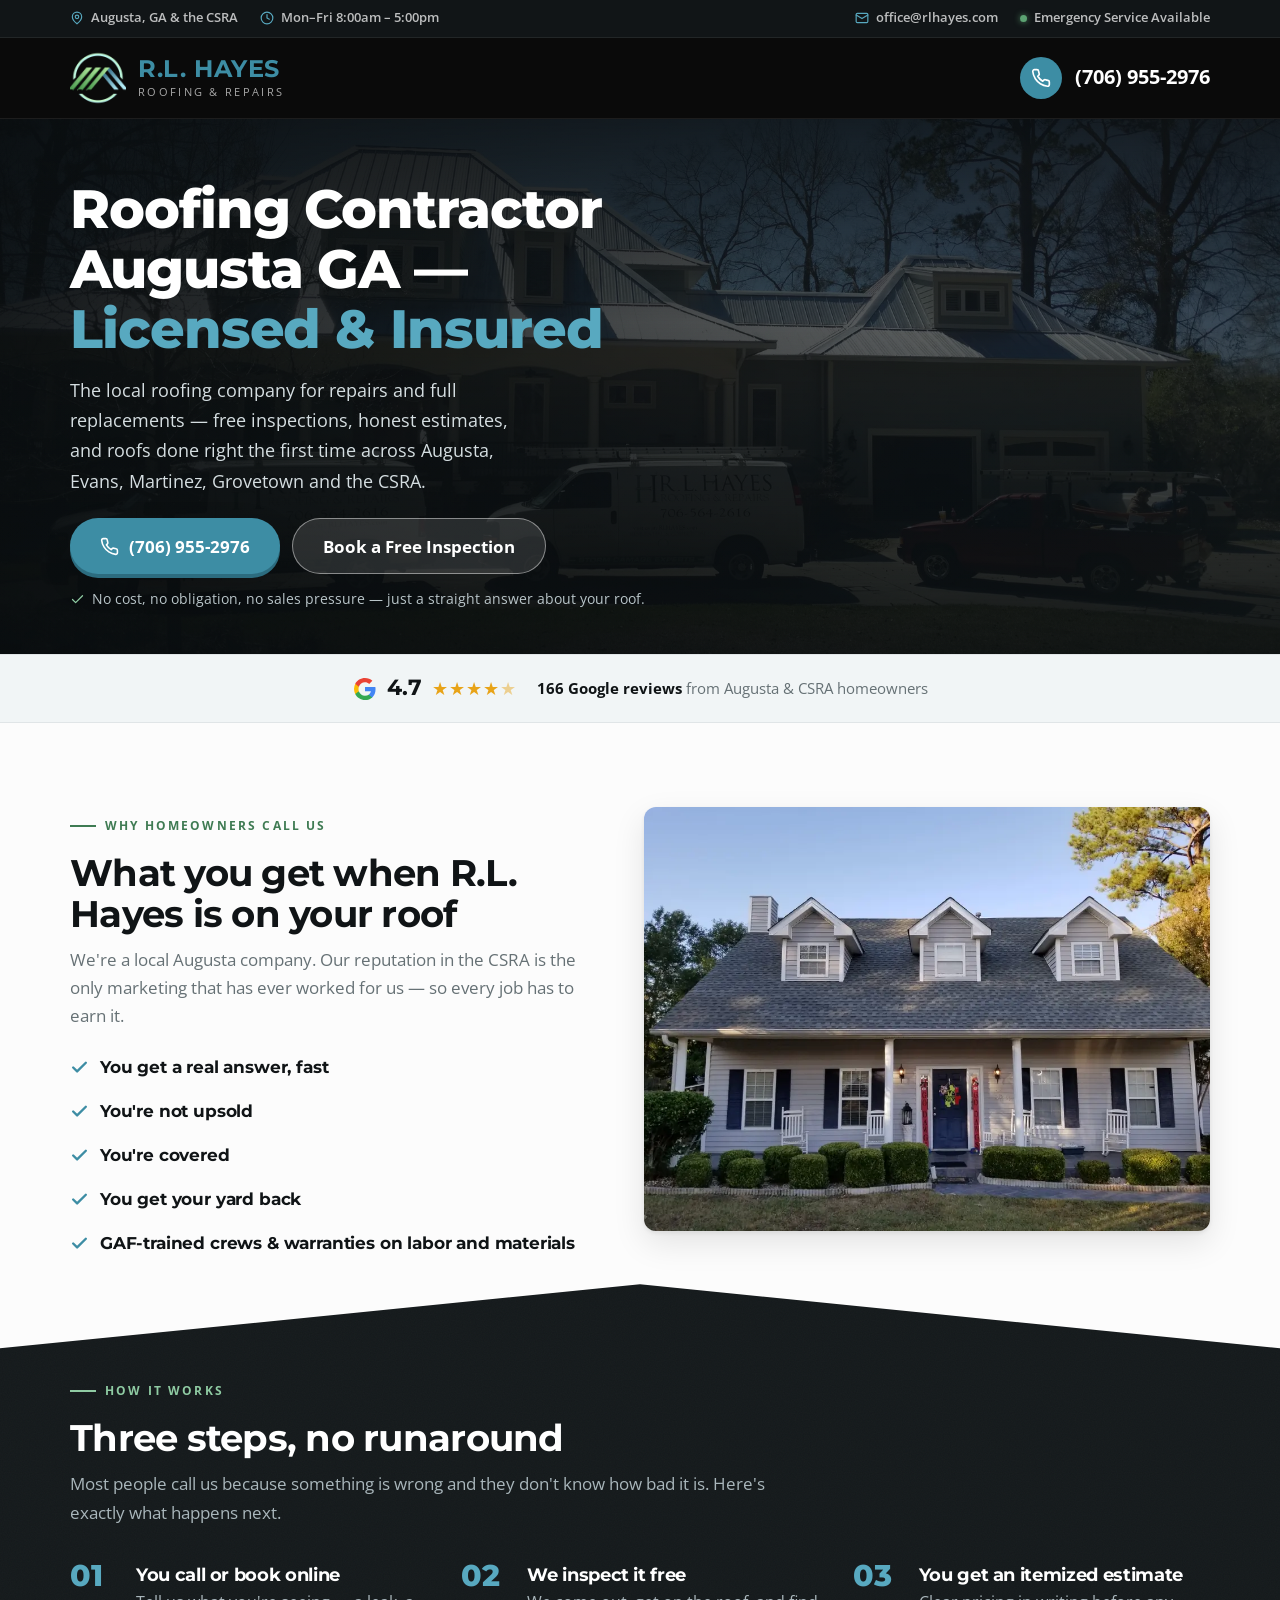
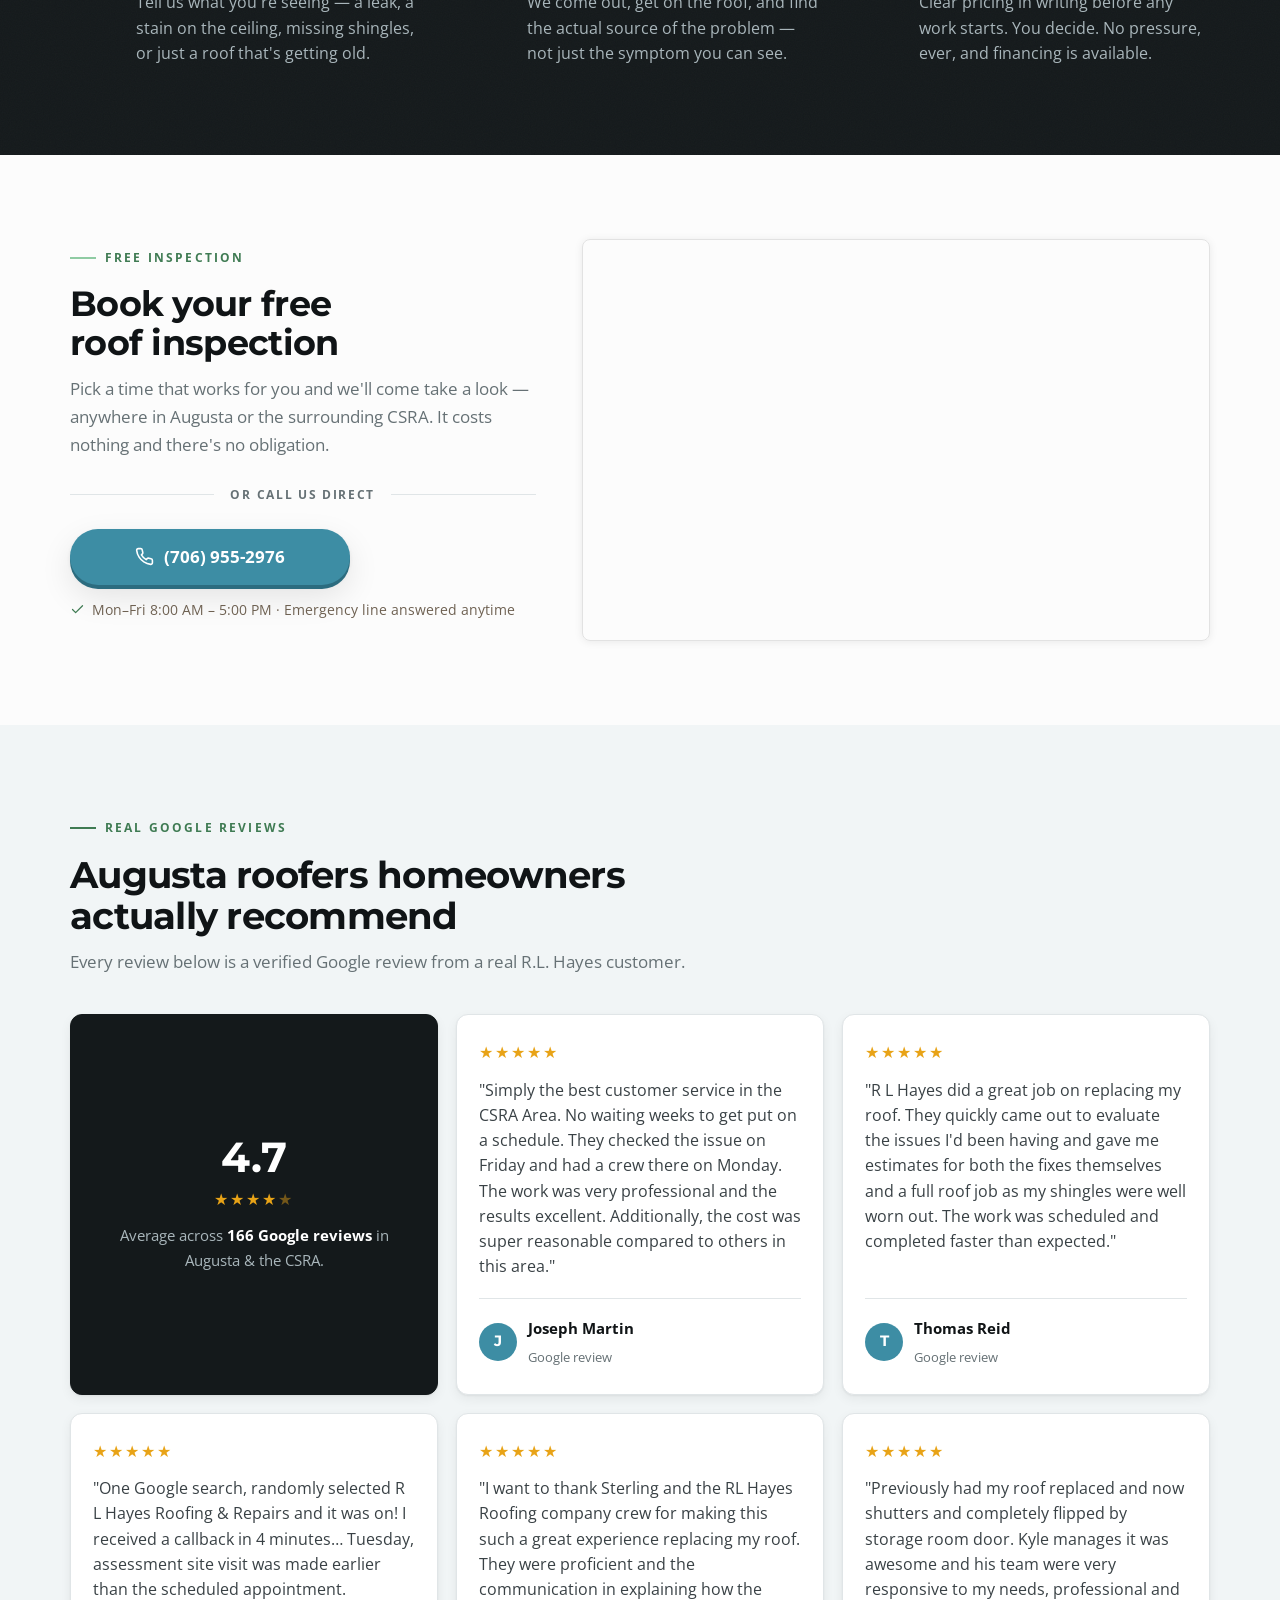
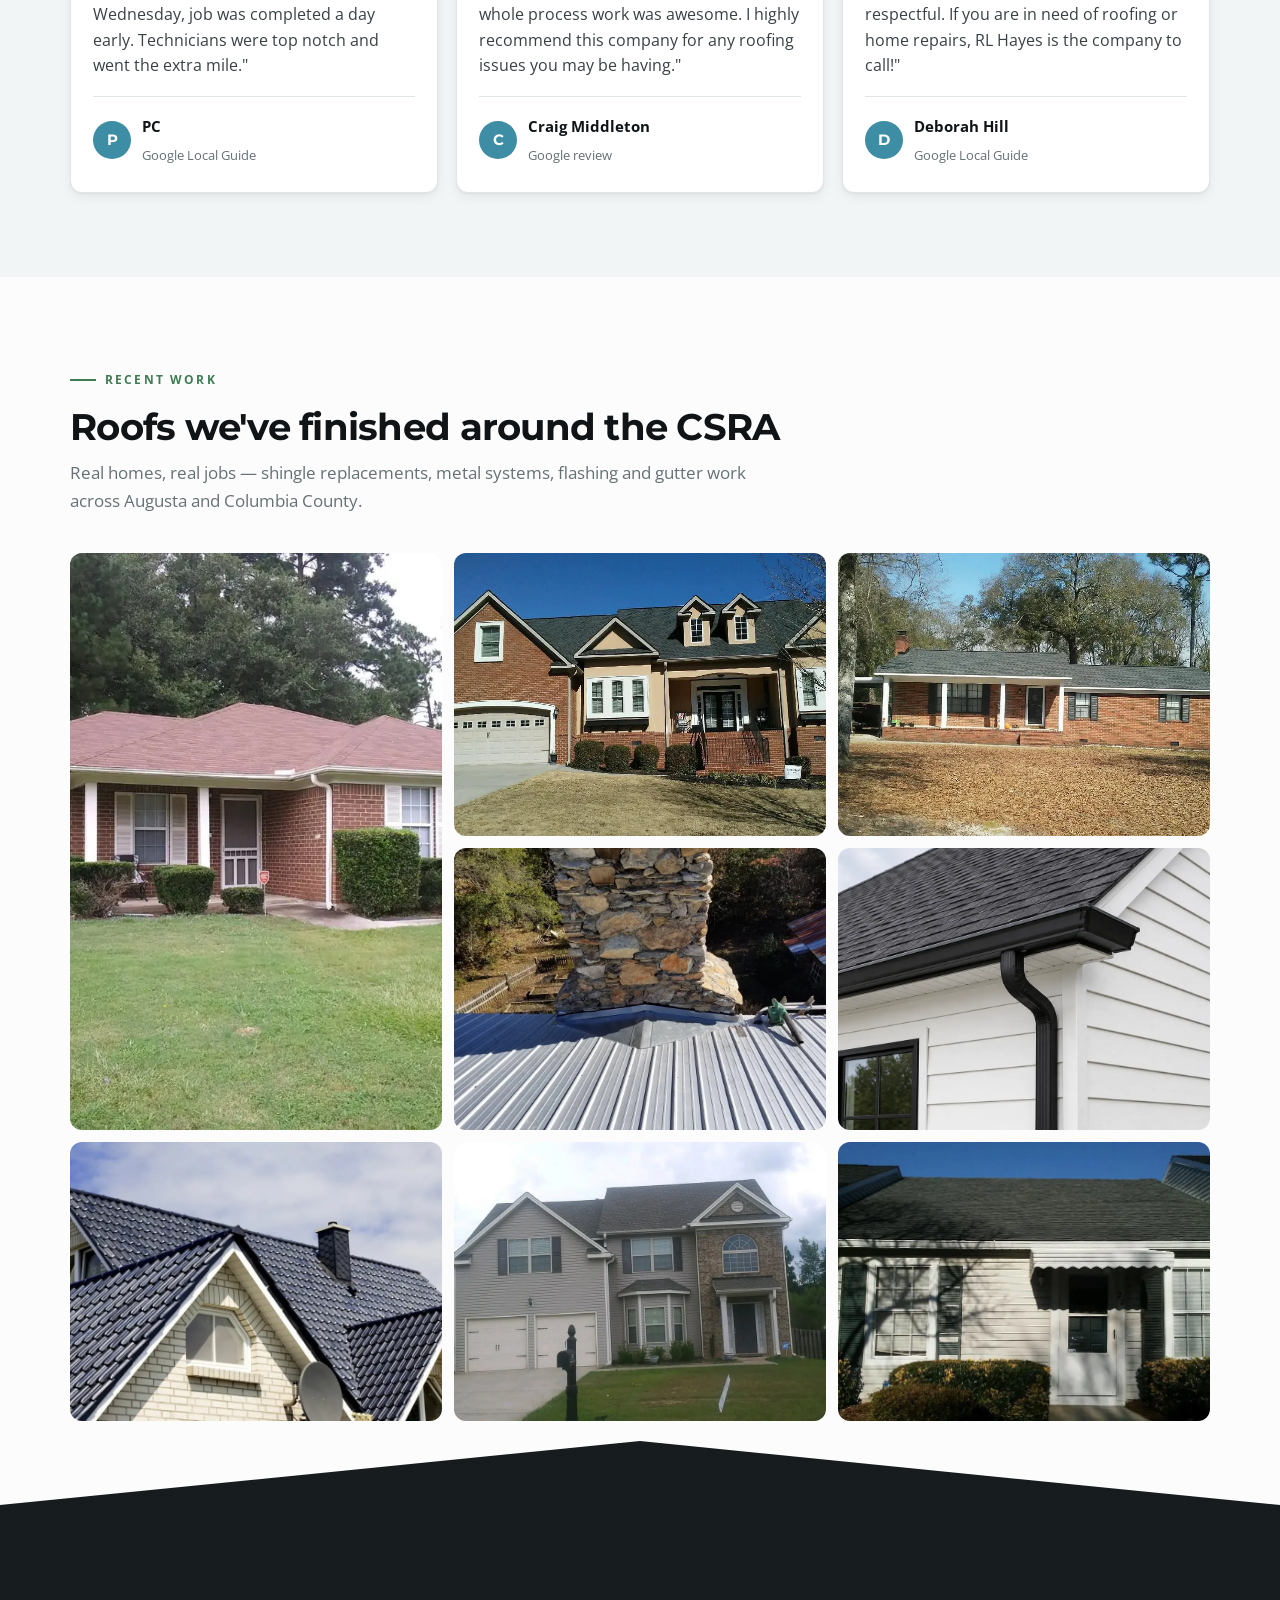
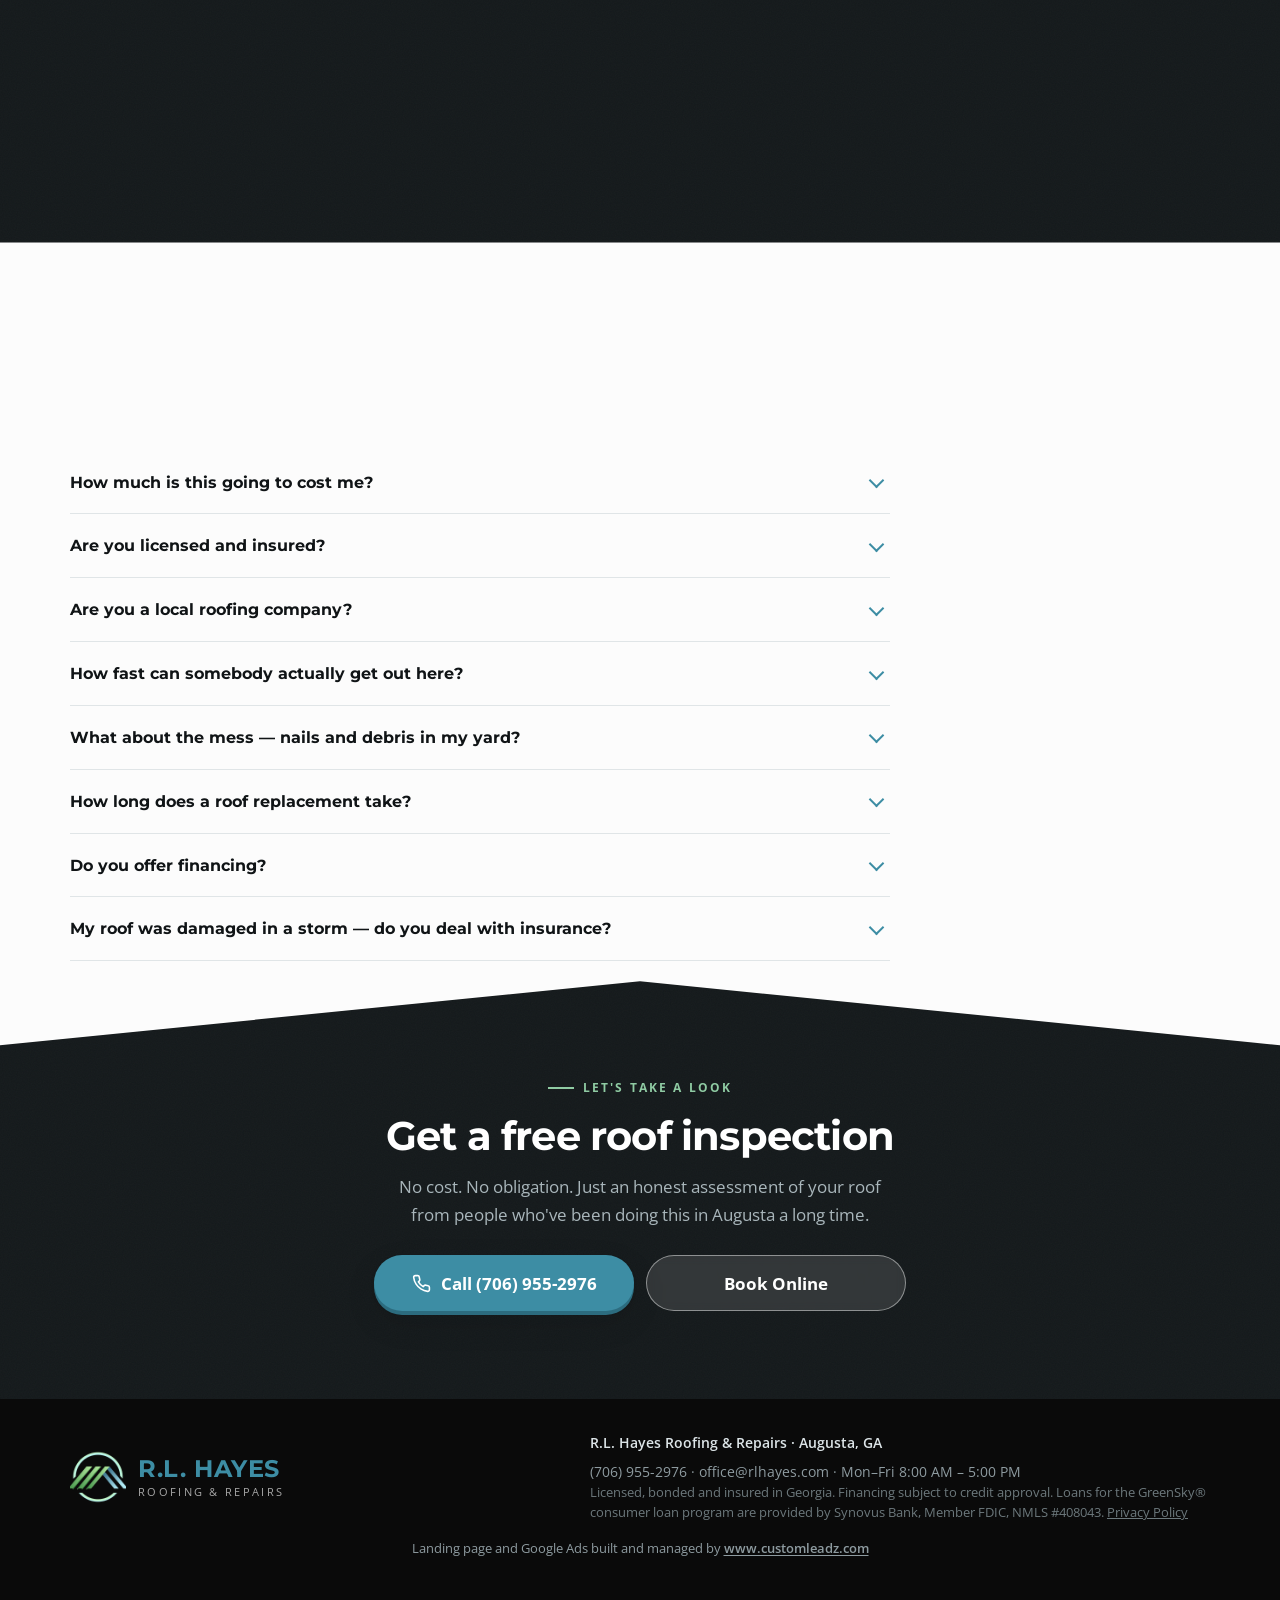
<file: index.html>
<!DOCTYPE html>
<html lang="en">
<head>
<meta charset="utf-8">
<meta name="viewport" content="width=device-width, initial-scale=1">
<title>Roofing Contractor in Augusta, GA | R.L. Hayes Roofing &amp; Repairs</title>
<meta name="description" content="Augusta roofing contractor with 4.7 stars across 166 Google reviews. Free inspections, honest estimates, licensed &amp; insured. Call (706) 955-2976 or book online.">
<meta name="robots" content="noindex, follow">
<link rel="icon" href="assets/img/favicon.png">

<link rel="preconnect" href="https://fonts.googleapis.com">
<link rel="preconnect" href="https://fonts.gstatic.com" crossorigin>
<link href="https://fonts.googleapis.com/css2?family=Montserrat:wght@600;700;800&family=Open+Sans:wght@400;600;700&display=swap" rel="stylesheet">
<link rel="stylesheet" href="assets/css/style.css?v=2">
<link rel="preload" as="image" href="assets/img/hero-contractor.webp" imagesrcset="assets/img/hero-contractor-800.webp 800w, assets/img/hero-contractor.webp 1900w" imagesizes="100vw" fetchpriority="high">

<!-- Zenbooker booking widget -->
<link href="https://cdn.zenbooker.com/widget/latest/zenbooker.css" rel="stylesheet" media="print" onload="this.media='all'">
<noscript><link href="https://cdn.zenbooker.com/widget/latest/zenbooker.css" rel="stylesheet"></noscript>

<!-- Google tag (gtag.js) — GA4 installed. When the Google Ads call conversion is
     created, add its gtag('config','AW-…') line plus the phone snippet below. -->
<script async src="https://www.googletagmanager.com/gtag/js?id=G-RRHRE8E6Z5"></script>
<script>
  window.dataLayer = window.dataLayer || [];
  function gtag(){dataLayer.push(arguments);}
  gtag('js', new Date());
  gtag('config', 'G-RRHRE8E6Z5');
  gtag('config', 'AW-16493269497');
  gtag('config', 'AW-16493269497/hXI_CLeV69kcEPmjzbg9', {
    'phone_conversion_number': '(706) 955-2976'
  });
</script>
</head>

<body data-page="roofing-contractor">

<!-- ===================== INFO BAR ===================== -->
<div class="infobar">
  <div class="wrap">
    <span class="info-item">
      <svg viewBox="0 0 24 24" class="ico-stroke" aria-hidden="true"><path d="M20 10c0 6-8 12-8 12S4 16 4 10a8 8 0 0 1 16 0z"/><circle cx="12" cy="10" r="3"/></svg>
      Augusta, GA &amp; the CSRA
    </span>
    <span class="info-item info-hours">
      <svg viewBox="0 0 24 24" class="ico-stroke" aria-hidden="true"><circle cx="12" cy="12" r="10"/><path d="M12 6v6l4 2"/></svg>
      Mon–Fri 8:00am – 5:00pm
    </span>
    <span class="info-gap"></span>
    <a class="info-item info-mail" href="mailto:office@rlhayes.com">
      <svg viewBox="0 0 24 24" class="ico-stroke" aria-hidden="true"><rect x="2" y="4" width="20" height="16" rx="2"/><path d="m22 7-10 6L2 7"/></svg>
      office@rlhayes.com
    </a>
    <span class="info-item">
      <span class="info-dot"></span>
      Emergency Service Available
    </span>
  </div>
</div>

<!-- ===================== HEADER ===================== -->
<header class="topbar">
  <div class="wrap">
    <div class="brand">
      <img class="brand-mark" src="assets/img/logo-mark.png" alt="R.L. Hayes Roofing &amp; Repairs" width="56" height="56">
      <span class="brand-txt">
        <span class="brand-name">R.L. HAYES</span>
        <span class="brand-sub">Roofing &amp; Repairs</span>
      </span>
    </div>
    <a class="top-call" href="tel:+17069552976" data-loc="header">
      <span class="ico">
        <svg viewBox="0 0 24 24" class="ico-stroke" aria-hidden="true"><path d="M22 16.92v3a2 2 0 0 1-2.18 2 19.79 19.79 0 0 1-8.63-3.07 19.5 19.5 0 0 1-6-6 19.79 19.79 0 0 1-3.07-8.67A2 2 0 0 1 4.11 2h3a2 2 0 0 1 2 1.72 12.84 12.84 0 0 0 .7 2.81 2 2 0 0 1-.45 2.11L8.09 9.91a16 16 0 0 0 6 6l1.27-1.27a2 2 0 0 1 2.11-.45 12.84 12.84 0 0 0 2.81.7A2 2 0 0 1 22 16.92z"/></svg>
      </span>
      <span>
        <span class="num">(706) 955-2976</span>
      </span>
    </a>
  </div>
</header>

<!-- ===================== HERO ===================== -->
<section class="hero">
  <div class="hero-media">
    <img src="assets/img/hero-contractor.webp" srcset="assets/img/hero-contractor-800.webp 800w, assets/img/hero-contractor.webp 1900w" sizes="100vw" alt="R.L. Hayes roofing trucks parked at an Augusta area home" width="1900" height="1069" fetchpriority="high">
  </div>
  <div class="wrap">
    <div class="hero-copy">
      <h1 class="rise d1">Roofing Contractor Augusta GA — <em>Licensed &amp; Insured</em></h1>
      <p class="hero-sub rise d2">The local roofing company for repairs and full replacements — free inspections, honest estimates, and roofs done right the first time across Augusta, Evans, Martinez, Grovetown and the CSRA.</p>

      <div class="cta-row rise d3">
        <a class="btn btn-call" href="tel:+17069552976" data-loc="hero">
          <svg viewBox="0 0 24 24" class="ico-stroke" aria-hidden="true"><path d="M22 16.92v3a2 2 0 0 1-2.18 2 19.79 19.79 0 0 1-8.63-3.07 19.5 19.5 0 0 1-6-6 19.79 19.79 0 0 1-3.07-8.67A2 2 0 0 1 4.11 2h3a2 2 0 0 1 2 1.72 12.84 12.84 0 0 0 .7 2.81 2 2 0 0 1-.45 2.11L8.09 9.91a16 16 0 0 0 6 6l1.27-1.27a2 2 0 0 1 2.11-.45 12.84 12.84 0 0 0 2.81.7A2 2 0 0 1 22 16.92z"/></svg>
          (706) 955-2976
        </a>
        <a class="btn btn-book" href="#book">Book a Free Inspection</a>
      </div>

      <p class="cta-note rise d4">
        <svg viewBox="0 0 24 24" class="ico-stroke" aria-hidden="true"><path d="M20 6 9 17l-5-5"/></svg>
        No cost, no obligation, no sales pressure — just a straight answer about your roof.
      </p>
    </div>
  </div>
</section>

<!-- ===================== GOOGLE STRIP ===================== -->
<div class="gbar">
  <div class="wrap">
    <div class="gbar-score">
      <svg class="g" viewBox="0 0 48 48" aria-hidden="true"><path fill="#4285F4" d="M45.1 24.5c0-1.6-.1-3.2-.4-4.7H24v8.9h11.8c-.5 2.7-2 5-4.4 6.6v5.5h7.1c4.1-3.8 6.6-9.5 6.6-16.3z"/><path fill="#34A853" d="M24 46c5.9 0 10.9-2 14.5-5.2l-7.1-5.5c-2 1.3-4.5 2.1-7.4 2.1-5.7 0-10.6-3.9-12.3-9.1H4.4v5.7C8 41.3 15.4 46 24 46z"/><path fill="#FBBC05" d="M11.7 28.3c-.4-1.3-.7-2.7-.7-4.3s.3-2.9.7-4.3v-5.7H4.4A22 22 0 0 0 2 24c0 3.6.9 6.9 2.4 9.9l7.3-5.6z"/><path fill="#EA4335" d="M24 10.6c3.2 0 6.1 1.1 8.4 3.3l6.3-6.3C34.9 4.1 29.9 2 24 2 15.4 2 8 6.7 4.4 13.7l7.3 5.7c1.7-5.2 6.6-9.1 12.3-9.1z"/></svg>
      <b>4.7</b>
      <span class="stars">★★★★<span style="opacity:.45">★</span></span>
    </div>
    <p class="gbar-txt"><b>166 Google reviews</b> from Augusta &amp; CSRA homeowners</p>
  </div>
</div>

<!-- ===================== BENEFITS ===================== -->
<section class="sec on-light">
  <div class="wrap">
    <div class="why-grid">
      <div>
        <div class="sec-head reveal">
          <span class="eyebrow">Why homeowners call us</span>
          <h2>What you get when R.L. Hayes is on your roof</h2>
          <p>We're a local Augusta company. Our reputation in the CSRA is the only marketing that has ever worked for us — so every job has to earn it.</p>
        </div>

        <ul class="checks">
          <li class="reveal" data-i="0">
            <span class="ck"><svg viewBox="0 0 24 24" class="ico-stroke" aria-hidden="true"><path d="M20 6 9 17l-5-5"/></svg></span>
            You get a real answer, fast
          </li>
          <li class="reveal" data-i="1">
            <span class="ck"><svg viewBox="0 0 24 24" class="ico-stroke" aria-hidden="true"><path d="M20 6 9 17l-5-5"/></svg></span>
            You're not upsold
          </li>
          <li class="reveal" data-i="2">
            <span class="ck"><svg viewBox="0 0 24 24" class="ico-stroke" aria-hidden="true"><path d="M20 6 9 17l-5-5"/></svg></span>
            You're covered
          </li>
          <li class="reveal" data-i="3">
            <span class="ck"><svg viewBox="0 0 24 24" class="ico-stroke" aria-hidden="true"><path d="M20 6 9 17l-5-5"/></svg></span>
            You get your yard back
          </li>
          <li class="reveal" data-i="4">
            <span class="ck"><svg viewBox="0 0 24 24" class="ico-stroke" aria-hidden="true"><path d="M20 6 9 17l-5-5"/></svg></span>
            GAF-trained crews &amp; warranties on labor and materials
          </li>
        </ul>
      </div>

      <figure class="why-img reveal" data-i="2">
        <img src="assets/img/job-cape.webp" alt="Finished shingle roof by R.L. Hayes on a two-story Augusta-area home" width="1000" height="750" loading="lazy">
      </figure>
    </div>
  </div>
</section>

<!-- ===================== STEPS ===================== -->
<section class="sec-dark pitch">
  <div class="wrap">
    <div class="sec-head reveal">
      <span class="eyebrow">How it works</span>
      <h2>Three steps, no runaround</h2>
      <p>Most people call us because something is wrong and they don't know how bad it is. Here's exactly what happens next.</p>
    </div>

    <div class="steps">
      <div class="step reveal" data-i="0">
        <h3>You call or book online</h3>
        <p>Tell us what you're seeing — a leak, a stain on the ceiling, missing shingles, or just a roof that's getting old.</p>
      </div>
      <div class="step reveal" data-i="1">
        <h3>We inspect it free</h3>
        <p>We come out, get on the roof, and find the actual source of the problem — not just the symptom you can see.</p>
      </div>
      <div class="step reveal" data-i="2">
        <h3>You get an itemized estimate</h3>
        <p>Clear pricing in writing before any work starts. You decide. No pressure, ever, and financing is available.</p>
      </div>
    </div>
  </div>
</section>

<!-- ===================== BOOKING ===================== -->
<section class="sec book-sec" id="book">
  <div class="wrap">
    <div class="book-layout">
      <div>
        <div class="book-head">
          <span class="eyebrow" style="color:var(--green-deep)">Free inspection</span>
          <h2>Book your free roof inspection</h2>
          <p>Pick a time that works for you and we'll come take a look — anywhere in Augusta or the surrounding CSRA. It costs nothing and there's no obligation.</p>
        </div>

        <div class="book-or">or call us direct</div>

        <div class="book-call">
          <a class="btn btn-call" href="tel:+17069552976" data-loc="booking-section">
            <svg viewBox="0 0 24 24" class="ico-stroke" aria-hidden="true"><path d="M22 16.92v3a2 2 0 0 1-2.18 2 19.79 19.79 0 0 1-8.63-3.07 19.5 19.5 0 0 1-6-6 19.79 19.79 0 0 1-3.07-8.67A2 2 0 0 1 4.11 2h3a2 2 0 0 1 2 1.72 12.84 12.84 0 0 0 .7 2.81 2 2 0 0 1-.45 2.11L8.09 9.91a16 16 0 0 0 6 6l1.27-1.27a2 2 0 0 1 2.11-.45 12.84 12.84 0 0 0 2.81.7A2 2 0 0 1 22 16.92z"/></svg>
            (706) 955-2976
          </a>
          <p class="cta-note" style="color:#6E6152">
            <svg viewBox="0 0 24 24" class="ico-stroke" aria-hidden="true" style="stroke:var(--green-deep)"><path d="M20 6 9 17l-5-5"/></svg>
            Mon–Fri 8:00 AM – 5:00 PM · Emergency line answered anytime
          </p>
        </div>
      </div>

      <!-- Start Zenbooker Booking Inline Embed code -->
      <div class="zen-wrapper" style="width: 100%; box-shadow: 0px 1px 8px rgba(0,0,0,0.08); border: 1px solid rgb(226, 226, 226); margin: auto; max-width: 1200px; overflow:hidden; position:relative; border-radius: 8px;">
        <div class="zenbooker-inline-widget" data-url="https://widget.zenbooker.com/book/1778688127930x942801148640165800?embed=true" style="min-width: 320px; height: 400px; border: 0; vertical-align: bottom; border-radius: 8px;"></div>
      </div>
      <!-- End Zenbooker Booking Inline Embed code -->
    </div>
  </div>
</section>

<!-- ===================== REVIEWS ===================== -->
<section class="sec sec-cream on-light">
  <div class="wrap">
    <div class="sec-head reveal">
      <span class="eyebrow">Real Google reviews</span>
      <h2>Augusta roofers homeowners actually recommend</h2>
      <p>Every review below is a verified Google review from a real R.L. Hayes customer.</p>
    </div>

    <div class="reviews">
      <article class="review reveal" data-i="0" style="background:var(--ink-2);border-color:var(--ink-2);color:#C8D2D6;justify-content:center;text-align:center">
        <div style="font-family:'Montserrat',sans-serif;font-weight:700;font-size:2.6rem;color:#fff;line-height:1">4.7</div>
        <div class="stars" style="justify-self:center;margin:8px 0 10px">★★★★<span style="opacity:.45">★</span></div>
        <p style="font-size:15px;color:#A9B6BB;margin:0">Average across <strong style="color:#fff">166 Google reviews</strong> in Augusta &amp; the CSRA.</p>
      </article>

      <article class="review reveal" data-i="1">
        <div class="stars">★★★★★</div>
        <blockquote>"Simply the best customer service in the CSRA Area. No waiting weeks to get put on a schedule. They checked the issue on Friday and had a crew there on Monday. The work was very professional and the results excellent. Additionally, the cost was super reasonable compared to others in this area."</blockquote>
        <footer><span class="av">J</span><span><span class="who">Joseph Martin</span><br><span class="src">Google review</span></span></footer>
      </article>

      <article class="review reveal" data-i="2">
        <div class="stars">★★★★★</div>
        <blockquote>"R L Hayes did a great job on replacing my roof. They quickly came out to evaluate the issues I'd been having and gave me estimates for both the fixes themselves and a full roof job as my shingles were well worn out. The work was scheduled and completed faster than expected."</blockquote>
        <footer><span class="av">T</span><span><span class="who">Thomas Reid</span><br><span class="src">Google review</span></span></footer>
      </article>

      <article class="review reveal" data-i="3">
        <div class="stars">★★★★★</div>
        <blockquote>"One Google search, randomly selected R L Hayes Roofing &amp; Repairs and it was on! I received a callback in 4 minutes… Tuesday, assessment site visit was made earlier than the scheduled appointment. Wednesday, job was completed a day early. Technicians were top notch and went the extra mile."</blockquote>
        <footer><span class="av">P</span><span><span class="who">PC</span><br><span class="src">Google Local Guide</span></span></footer>
      </article>

      <article class="review reveal" data-i="4">
        <div class="stars">★★★★★</div>
        <blockquote>"I want to thank Sterling and the RL Hayes Roofing company crew for making this such a great experience replacing my roof. They were proficient and the communication in explaining how the whole process work was awesome. I highly recommend this company for any roofing issues you may be having."</blockquote>
        <footer><span class="av">C</span><span><span class="who">Craig Middleton</span><br><span class="src">Google review</span></span></footer>
      </article>

      <article class="review reveal" data-i="5">
        <div class="stars">★★★★★</div>
        <blockquote>"Previously had my roof replaced and now shutters and completely flipped by storage room door. Kyle manages it was awesome and his team were very responsive to my needs, professional and respectful. If you are in need of roofing or home repairs, RL Hayes is the company to call!"</blockquote>
        <footer><span class="av">D</span><span><span class="who">Deborah Hill</span><br><span class="src">Google Local Guide</span></span></footer>
      </article>
    </div>
  </div>
</section>

<!-- ===================== GALLERY ===================== -->
<section class="sec on-light">
  <div class="wrap">
    <div class="sec-head reveal">
      <span class="eyebrow">Recent work</span>
      <h2>Roofs we've finished around the CSRA</h2>
      <p>Real homes, real jobs — shingle replacements, metal systems, flashing and gutter work across Augusta and Columbia County.</p>
    </div>

    <div class="gallery reveal">
      <figure class="tall"><img src="assets/img/job-cape-cod.webp" alt="Completed shingle roof replacement on a brick home" loading="lazy" width="1000" height="750"></figure>
      <figure><img src="assets/img/job-brick-two-story.webp" alt="New architectural shingle roof on a two-story brick home" loading="lazy" width="1000" height="563"></figure>
      <figure><img src="assets/img/job-white-metal.webp" alt="Standing seam metal roof installed on a farmhouse" loading="lazy" width="1000" height="563"></figure>
      <figure><img src="assets/img/job-chimney-flashing.webp" alt="Chimney flashing detail on a metal roof" loading="lazy" width="1000" height="750"></figure>
      <figure><img src="assets/img/job-gutter.webp" alt="New gutter and downspout installation" loading="lazy" width="1000" height="800"></figure>
      <figure><img src="assets/img/job-ranch-shingle.webp" alt="Ranch home with a completed shingle roof" loading="lazy" width="1000" height="608"></figure>
      <figure><img src="assets/img/job-two-story-tan.webp" alt="Two-story home with a new roof in the CSRA" loading="lazy" width="1000" height="750"></figure>
      <figure><img src="assets/img/job-green-ranch.webp" alt="Ranch home with a newly replaced roof in Augusta" loading="lazy" width="1000" height="563"></figure>
    </div>
  </div>
</section>

<!-- ===================== SERVICE AREA ===================== -->
<section class="sec-dark pitch">
  <div class="wrap">
    <div class="area-grid">
      <div class="reveal">
        <span class="eyebrow">Service area</span>
        <h2 style="font-size:clamp(1.6rem,5.4vw,2.3rem);margin-bottom:14px">Serving Augusta and the CSRA</h2>
        <p style="color:#A9B6BB">We cover roughly a 30-mile radius around Augusta, on both sides of the Savannah River. If you're nearby and not on the list, call us anyway — there's a good chance we can help.</p>
      </div>
      <ul class="cities reveal" data-i="1">
        <li>Augusta, GA</li>
        <li>Evans, GA</li>
        <li>Martinez, GA</li>
        <li>Grovetown, GA</li>
        <li>Hephzibah, GA</li>
        <li>Harlem, GA</li>
        <li>Appling, GA</li>
        <li>Richmond County</li>
        <li>Columbia County</li>
        <li>North Augusta, SC</li>
        <li>Aiken, SC</li>
      </ul>
    </div>
  </div>
</section>

<!-- ===================== FAQ ===================== -->
<section class="sec on-light">
  <div class="wrap">
    <div class="sec-head reveal">
      <span class="eyebrow">Straight answers</span>
      <h2>Questions we get every week</h2>
    </div>

    <div class="faq reveal">
      <details>
        <summary>How much is this going to cost me?</summary>
        <div class="ans"><p>It depends on the size and pitch of your roof, the material you choose, and how much of the decking underneath needs replacing — which nobody can tell you honestly over the phone. That's why the inspection and the written, itemized estimate are free. You'll see the number before you commit to anything.</p></div>
      </details>
      <details>
        <summary>Are you licensed and insured?</summary>
        <div class="ans"><p>Yes — R.L. Hayes Roofing &amp; Repairs is licensed, bonded and insured in Georgia, and our crews are GAF-trained. We carry warranties on both labor and materials, and you get all the manufacturer paperwork when the job is done.</p></div>
      </details>
      <details>
        <summary>Are you a local roofing company?</summary>
        <div class="ans"><p>Yes — R.L. Hayes is a local roofing company based in Augusta, licensed, bonded and insured in Georgia. Our GAF-trained crews handle repairs and full replacements across the CSRA, both sides of the Savannah River.</p></div>
      </details>
      <details>
        <summary>How fast can somebody actually get out here?</summary>
        <div class="ans"><p>Quickly. Free inspections are usually scheduled within a few days, and genuine emergencies — active leaks, storm damage, exposed decking — get priority. Call the number on this page and we'll tell you the soonest we can be there.</p></div>
      </details>
      <details>
        <summary>What about the mess — nails and debris in my yard?</summary>
        <div class="ans"><p>Cleanup is part of the job. We clear the property and do a final walkthrough with you before we leave, so you can point out anything you're not happy with while we're still there.</p></div>
      </details>
      <details>
        <summary>How long does a roof replacement take?</summary>
        <div class="ans"><p>Most homes we replace are finished in a day or two. We schedule it at a time that works for your household and give you a clear start and end date up front.</p></div>
      </details>
      <details>
        <summary>Do you offer financing?</summary>
        <div class="ans"><p>Yes. We're a GreenSky® merchant, so you can break a roofing project into monthly payments instead of paying it all at once. Checking your options doesn't affect your credit. Ask us when we come out.</p></div>
      </details>
      <details>
        <summary>My roof was damaged in a storm — do you deal with insurance?</summary>
        <div class="ans"><p>We do this constantly. Call us <em>before</em> you call your insurance company if you can: we'll inspect and photograph the damage in the format adjusters need, before anything gets disturbed, then work with your adjuster directly.</p></div>
      </details>
    </div>
  </div>
</section>

<!-- ===================== FINAL CTA ===================== -->
<section class="sec-dark pitch final">
  <div class="wrap narrow">
    <span class="eyebrow" style="justify-content:center">Let's take a look</span>
    <h2>Get a free roof inspection</h2>
    <p>No cost. No obligation. Just an honest assessment of your roof from people who've been doing this in Augusta a long time.</p>
    <div class="cta-row">
      <a class="btn btn-call" href="tel:+17069552976" data-loc="final">
        <svg viewBox="0 0 24 24" class="ico-stroke" aria-hidden="true"><path d="M22 16.92v3a2 2 0 0 1-2.18 2 19.79 19.79 0 0 1-8.63-3.07 19.5 19.5 0 0 1-6-6 19.79 19.79 0 0 1-3.07-8.67A2 2 0 0 1 4.11 2h3a2 2 0 0 1 2 1.72 12.84 12.84 0 0 0 .7 2.81 2 2 0 0 1-.45 2.11L8.09 9.91a16 16 0 0 0 6 6l1.27-1.27a2 2 0 0 1 2.11-.45 12.84 12.84 0 0 0 2.81.7A2 2 0 0 1 22 16.92z"/></svg>
        Call (706) 955-2976
      </a>
      <a class="btn btn-book" href="#book">Book Online</a>
    </div>
  </div>
</section>

<!-- ===================== FOOTER ===================== -->
<footer class="foot">
  <div class="wrap">
    <div class="brand">
      <img class="brand-mark" src="assets/img/logo-mark.png" alt="R.L. Hayes Roofing &amp; Repairs" width="48" height="48">
      <span class="brand-txt">
        <span class="brand-name">R.L. HAYES</span>
        <span class="brand-sub">Roofing &amp; Repairs</span>
      </span>
    </div>
    <div>
      <p class="nap">R.L. Hayes Roofing &amp; Repairs · Augusta, GA</p>
      <p style="margin:0">(706) 955-2976 · office@rlhayes.com · Mon–Fri 8:00 AM – 5:00 PM</p>
      <p class="fine">Licensed, bonded and insured in Georgia. Financing subject to credit approval. Loans for the GreenSky® consumer loan program are provided by Synovus Bank, Member FDIC, NMLS #408043. <a href="privacy" style="color:inherit;text-decoration:underline">Privacy Policy</a></p>
    </div>
  </div>

  <div class="cl-credit" style="text-align:center;font-size:.8rem;line-height:1.5;padding:16px 16px 18px;margin:0 auto">Landing page and Google Ads built and managed by <a href="https://www.customleadz.com" target="_blank" rel="noopener" style="color:inherit;font-weight:600;text-decoration:underline;text-underline-offset:2px">www.customleadz.com</a></div>
</footer>

<!-- ===================== STICKY MOBILE CALL BAR ===================== -->
<div class="callbar">
  <a class="btn btn-call" href="tel:+17069552976" data-loc="sticky-bar">(706) 955-2976</a>
  <a class="btn btn-book" href="#book">Book Inspection</a>
</div>

<script src="https://cdn.zenbooker.com/widget/latest/zenbooker.js" defer></script>
<script src="assets/js/main.js?v=3" defer></script>
</body>
</html>
</file>
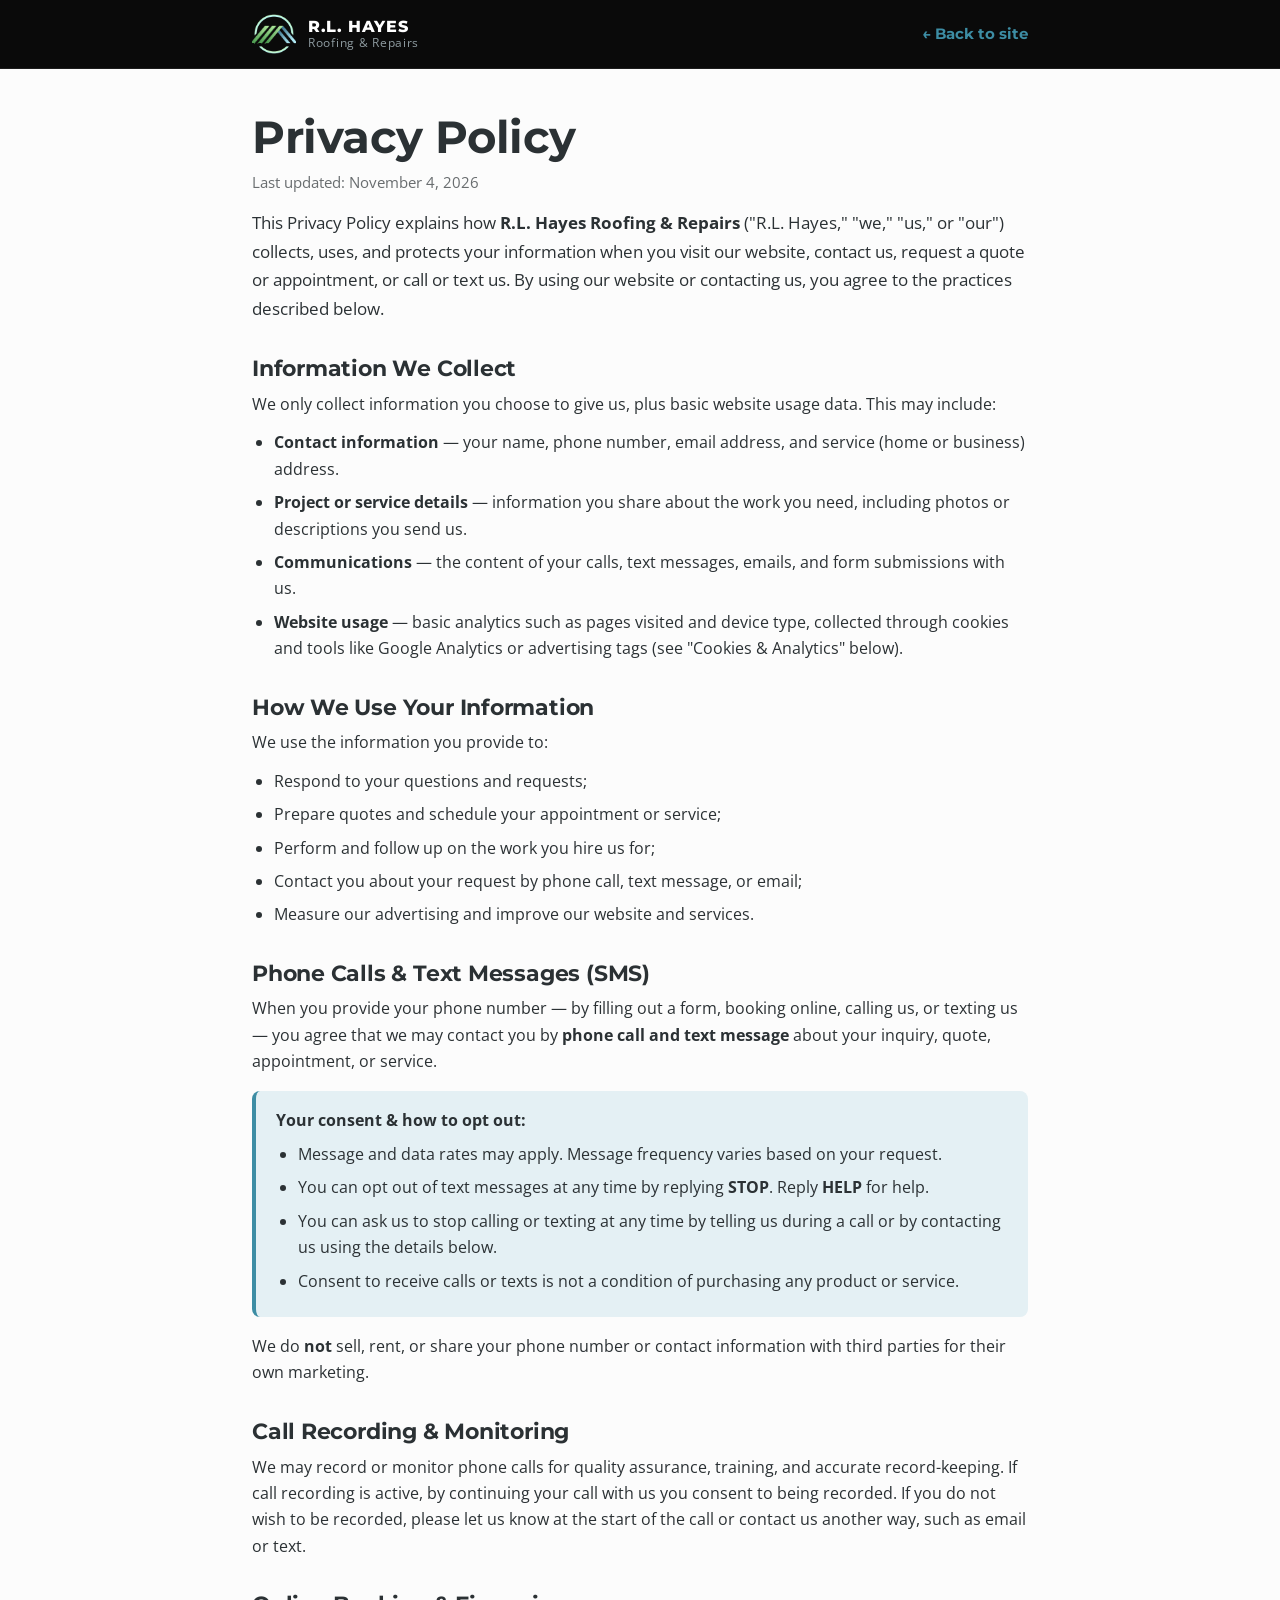
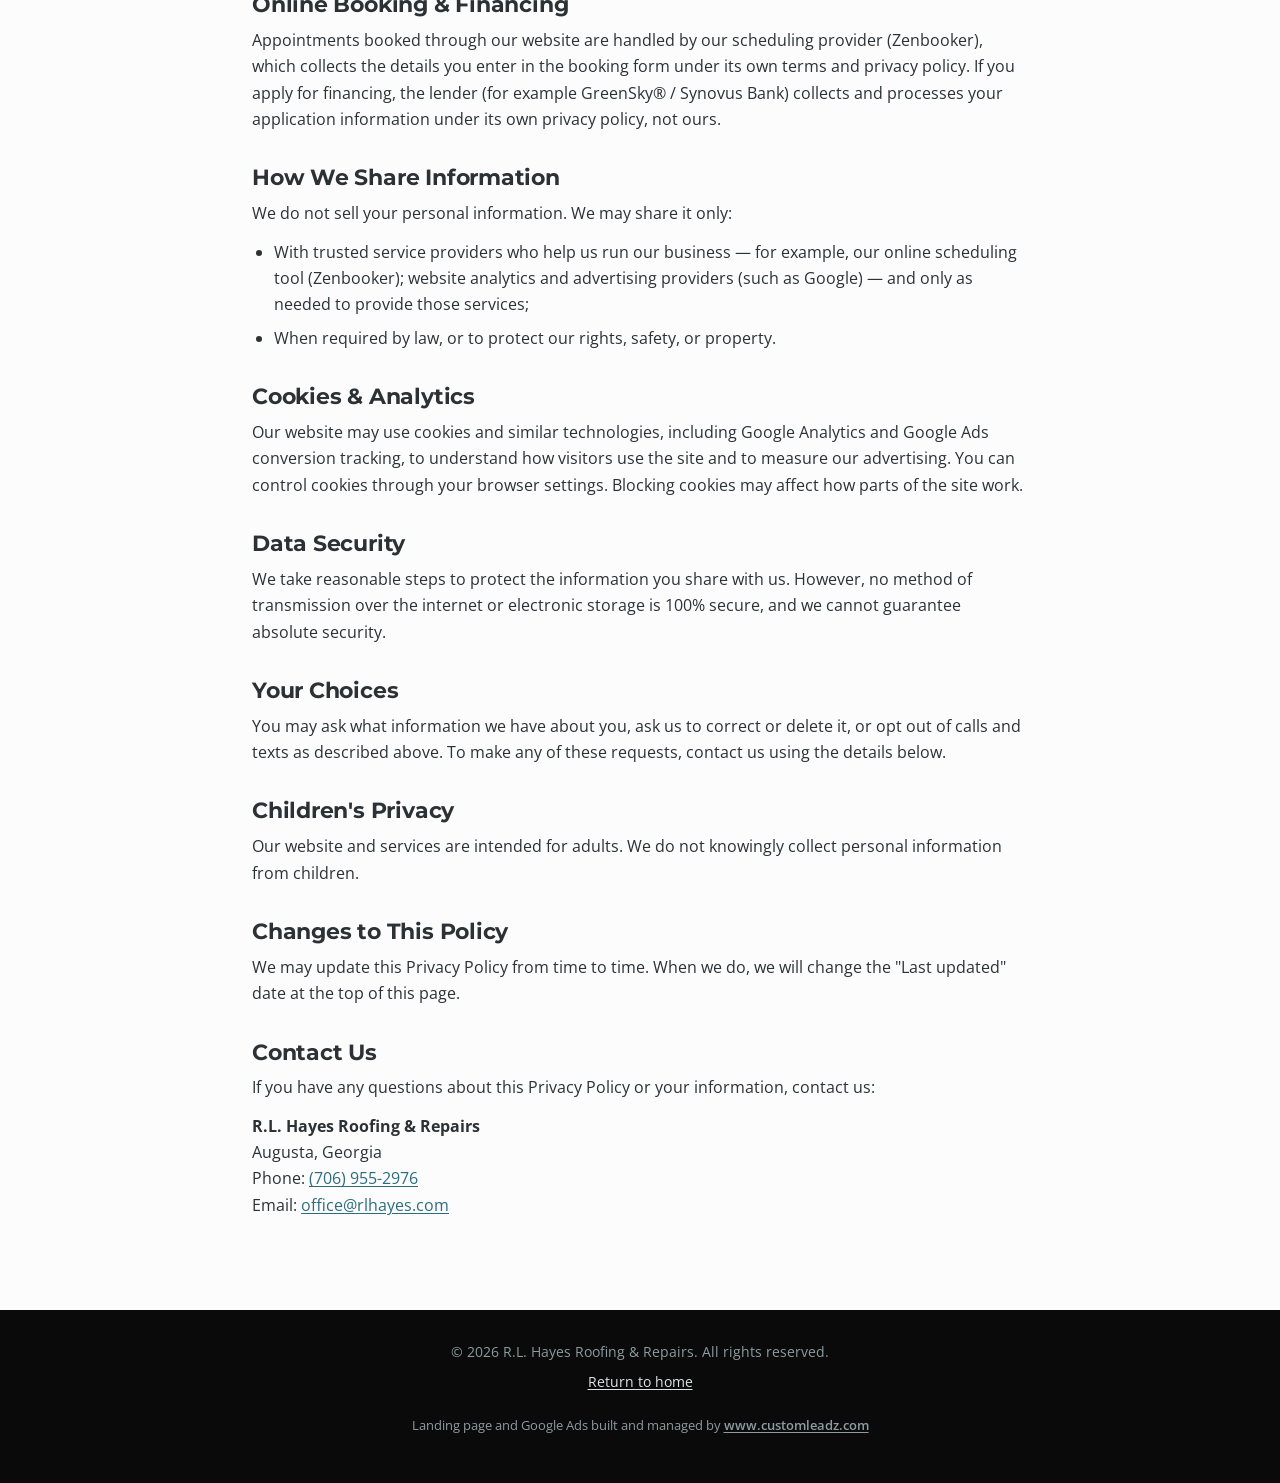
<file: privacy.html>
<!DOCTYPE html>
<html lang="en">
<head>
<meta charset="UTF-8">
<meta name="viewport" content="width=device-width, initial-scale=1.0">
<title>Privacy Policy | R.L. Hayes Roofing &amp; Repairs</title>
<meta name="description" content="Privacy Policy for R.L. Hayes Roofing & Repairs — how we collect and use your contact information, phone calls, text messages, and online bookings.">
<meta name="robots" content="noindex, follow">
<link rel="icon" href="assets/img/favicon.png">
<link rel="preconnect" href="https://fonts.googleapis.com">
<link rel="preconnect" href="https://fonts.gstatic.com" crossorigin>
<link href="https://fonts.googleapis.com/css2?family=Montserrat:wght@700;800&family=Open+Sans:wght@400;600;700&display=swap" rel="stylesheet">
<style>
  :root{--teal:#3D8DA4;--teal-deep:#2C6C7F;--teal-pale:#E4F0F4;--ink:#0A0A0A;--body:#2B3134;--paper:#FCFCFC;--mist:#F1F5F6;--line:#E0E5E7}
  *{margin:0;padding:0;box-sizing:border-box}
  body{font-family:"Open Sans",system-ui,sans-serif;color:var(--body);background:var(--paper);line-height:1.65;-webkit-font-smoothing:antialiased}
  a{color:var(--teal-deep);text-decoration:underline;text-underline-offset:2px}
  h1,h2{font-family:"Montserrat",system-ui,sans-serif;letter-spacing:-.01em;line-height:1.1;color:var(--body)}
  header{background:var(--ink);border-bottom:1px solid rgba(255,255,255,.08);position:sticky;top:0;z-index:10}
  .hd{max-width:820px;margin:0 auto;padding:12px 22px;display:flex;align-items:center;justify-content:space-between;gap:12px}
  .hd .back{font-family:"Montserrat",system-ui,sans-serif;font-weight:700;font-size:.92rem;text-decoration:none;color:var(--teal)}
  main{max-width:820px;margin:0 auto;padding:44px 22px 80px}
  h1{font-size:clamp(2rem,5vw,2.8rem);margin-bottom:8px}
  .updated{opacity:.7;font-size:.95rem;margin-bottom:14px}
  .intro{font-size:1.08rem;margin-bottom:10px}
  h2{font-size:1.35rem;margin:34px 0 10px}
  p{margin-bottom:12px}
  ul{margin:0 0 12px 22px}
  li{margin-bottom:7px}
  .callout{background:var(--teal-pale);border-left:4px solid var(--teal);border-radius:8px;padding:16px 20px;margin:16px 0}
  footer{background:var(--ink);color:#8E9BA0;padding:30px 22px;text-align:center;font-size:.9rem}
  footer a{color:#DDE5E8}
  footer .frow{margin-bottom:6px}
</style>
</head>
<body>
<header>
  <div class="hd">
    <a href="/" style="display:flex;align-items:center;gap:12px;text-decoration:none"><img src="assets/img/logo-mark.png" alt="R.L. Hayes Roofing &amp; Repairs" width="44" height="44"><span style="display:flex;flex-direction:column;line-height:1.05"><span style="font-family:Montserrat,sans-serif;font-weight:800;color:#fff;letter-spacing:.04em">R.L. HAYES</span><span style="font-family:'Open Sans',sans-serif;font-size:.74rem;color:#8E9BA0;letter-spacing:.06em">Roofing &amp; Repairs</span></span></a>
    <a class="back" href="/">&larr; Back to site</a>
  </div>
</header>

<main>
  <h1>Privacy Policy</h1>
  <p class="updated">Last updated: November 4, 2026</p>
  <p class="intro">This Privacy Policy explains how <strong>R.L. Hayes Roofing & Repairs</strong> ("R.L. Hayes," "we," "us," or "our") collects, uses, and protects your information when you visit our website, contact us, request a quote or appointment, or call or text us. By using our website or contacting us, you agree to the practices described below.</p>

  <h2>Information We Collect</h2>
  <p>We only collect information you choose to give us, plus basic website usage data. This may include:</p>
  <ul>
    <li><strong>Contact information</strong> &mdash; your name, phone number, email address, and service (home or business) address.</li>
    <li><strong>Project or service details</strong> &mdash; information you share about the work you need, including photos or descriptions you send us.</li>
    <li><strong>Communications</strong> &mdash; the content of your calls, text messages, emails, and form submissions with us.</li>
    <li><strong>Website usage</strong> &mdash; basic analytics such as pages visited and device type, collected through cookies and tools like Google Analytics or advertising tags (see "Cookies &amp; Analytics" below).</li>
  </ul>

  <h2>How We Use Your Information</h2>
  <p>We use the information you provide to:</p>
  <ul>
    <li>Respond to your questions and requests;</li>
    <li>Prepare quotes and schedule your appointment or service;</li>
    <li>Perform and follow up on the work you hire us for;</li>
    <li>Contact you about your request by phone call, text message, or email;</li>
    <li>Measure our advertising and improve our website and services.</li>
  </ul>

  <h2>Phone Calls &amp; Text Messages (SMS)</h2>
  <p>When you provide your phone number &mdash; by filling out a form, booking online, calling us, or texting us &mdash; you agree that we may contact you by <strong>phone call and text message</strong> about your inquiry, quote, appointment, or service.</p>
  <div class="callout">
    <p style="margin-bottom:8px"><strong>Your consent &amp; how to opt out:</strong></p>
    <ul style="margin-bottom:0">
      <li>Message and data rates may apply. Message frequency varies based on your request.</li>
      <li>You can opt out of text messages at any time by replying <strong>STOP</strong>. Reply <strong>HELP</strong> for help.</li>
      <li>You can ask us to stop calling or texting at any time by telling us during a call or by contacting us using the details below.</li>
      <li>Consent to receive calls or texts is not a condition of purchasing any product or service.</li>
    </ul>
  </div>
  <p>We do <strong>not</strong> sell, rent, or share your phone number or contact information with third parties for their own marketing.</p>

  <h2>Call Recording &amp; Monitoring</h2>
  <p>We may record or monitor phone calls for quality assurance, training, and accurate record-keeping. If call recording is active, by continuing your call with us you consent to being recorded. If you do not wish to be recorded, please let us know at the start of the call or contact us another way, such as email or text.</p>

  <h2>Online Booking &amp; Financing</h2>
  <p>Appointments booked through our website are handled by our scheduling provider (Zenbooker), which collects the details you enter in the booking form under its own terms and privacy policy. If you apply for financing, the lender (for example GreenSky&reg; / Synovus Bank) collects and processes your application information under its own privacy policy, not ours.</p>

  <h2>How We Share Information</h2>
  <p>We do not sell your personal information. We may share it only:</p>
  <ul>
    <li>With trusted service providers who help us run our business &mdash; for example, our online scheduling tool (Zenbooker); website analytics and advertising providers (such as Google) &mdash; and only as needed to provide those services;</li>
    <li>When required by law, or to protect our rights, safety, or property.</li>
  </ul>

  <h2>Cookies &amp; Analytics</h2>
  <p>Our website may use cookies and similar technologies, including Google Analytics and Google Ads conversion tracking, to understand how visitors use the site and to measure our advertising. You can control cookies through your browser settings. Blocking cookies may affect how parts of the site work.</p>

  <h2>Data Security</h2>
  <p>We take reasonable steps to protect the information you share with us. However, no method of transmission over the internet or electronic storage is 100% secure, and we cannot guarantee absolute security.</p>

  <h2>Your Choices</h2>
  <p>You may ask what information we have about you, ask us to correct or delete it, or opt out of calls and texts as described above. To make any of these requests, contact us using the details below.</p>

  <h2>Children's Privacy</h2>
  <p>Our website and services are intended for adults. We do not knowingly collect personal information from children.</p>

  <h2>Changes to This Policy</h2>
  <p>We may update this Privacy Policy from time to time. When we do, we will change the "Last updated" date at the top of this page.</p>

  <h2>Contact Us</h2>
  <p>If you have any questions about this Privacy Policy or your information, contact us:</p>
  <p>
    <strong>R.L. Hayes Roofing & Repairs</strong><br>
    Augusta, Georgia<br>
    Phone: <a href="tel:+17069552976">(706) 955-2976</a><br>Email: <a href="mailto:office@rlhayes.com">office@rlhayes.com</a>
  </p>
</main>

<footer>
  <div class="frow">&copy; <span id="yr"></span> R.L. Hayes Roofing &amp; Repairs. All rights reserved.</div>
  <div class="frow"><a href="/">Return to home</a></div>

  <div class="cl-credit" style="text-align:center;font-size:.8rem;line-height:1.5;padding:16px 16px 18px;margin:0 auto">Landing page and Google Ads built and managed by <a href="https://www.customleadz.com" target="_blank" rel="noopener" style="color:inherit;font-weight:600;text-decoration:underline;text-underline-offset:2px">www.customleadz.com</a></div>
</footer>
<script>document.getElementById('yr').textContent=new Date().getFullYear();</script>
</body>
</html>
</file>
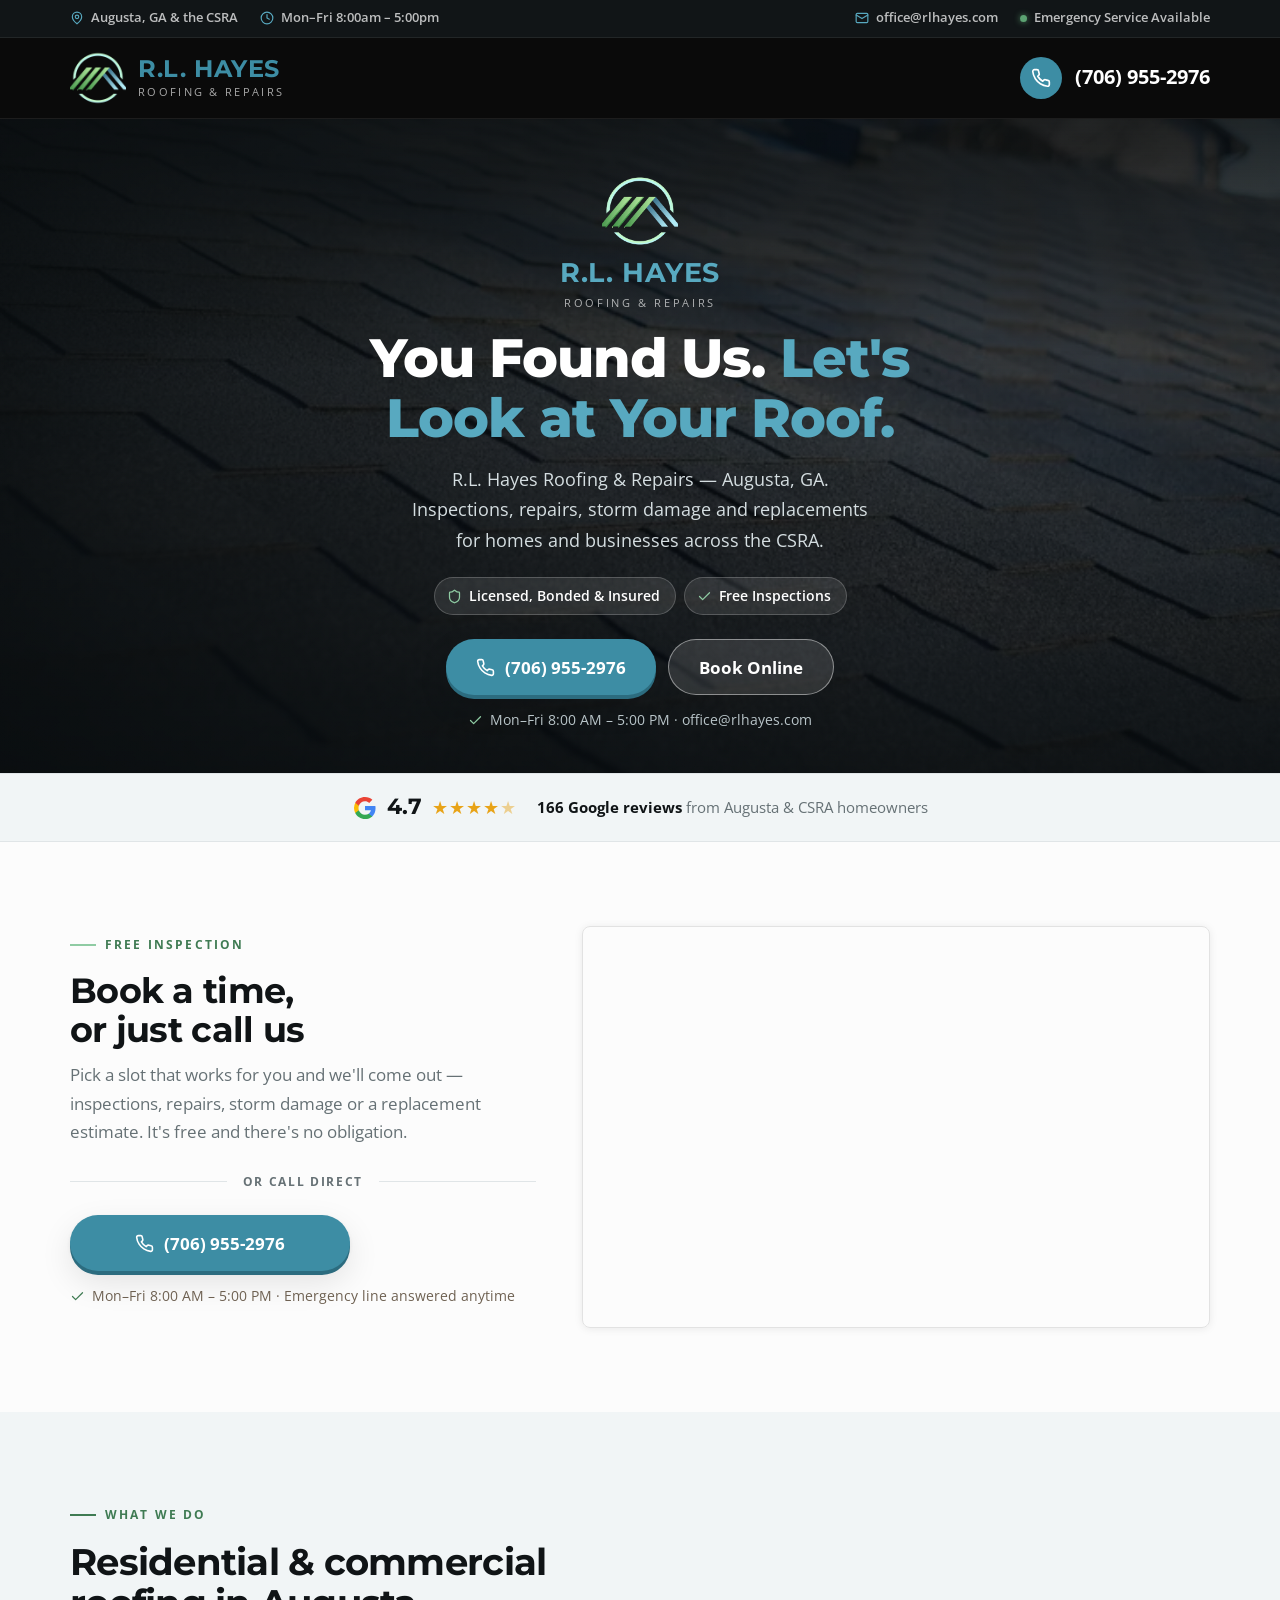
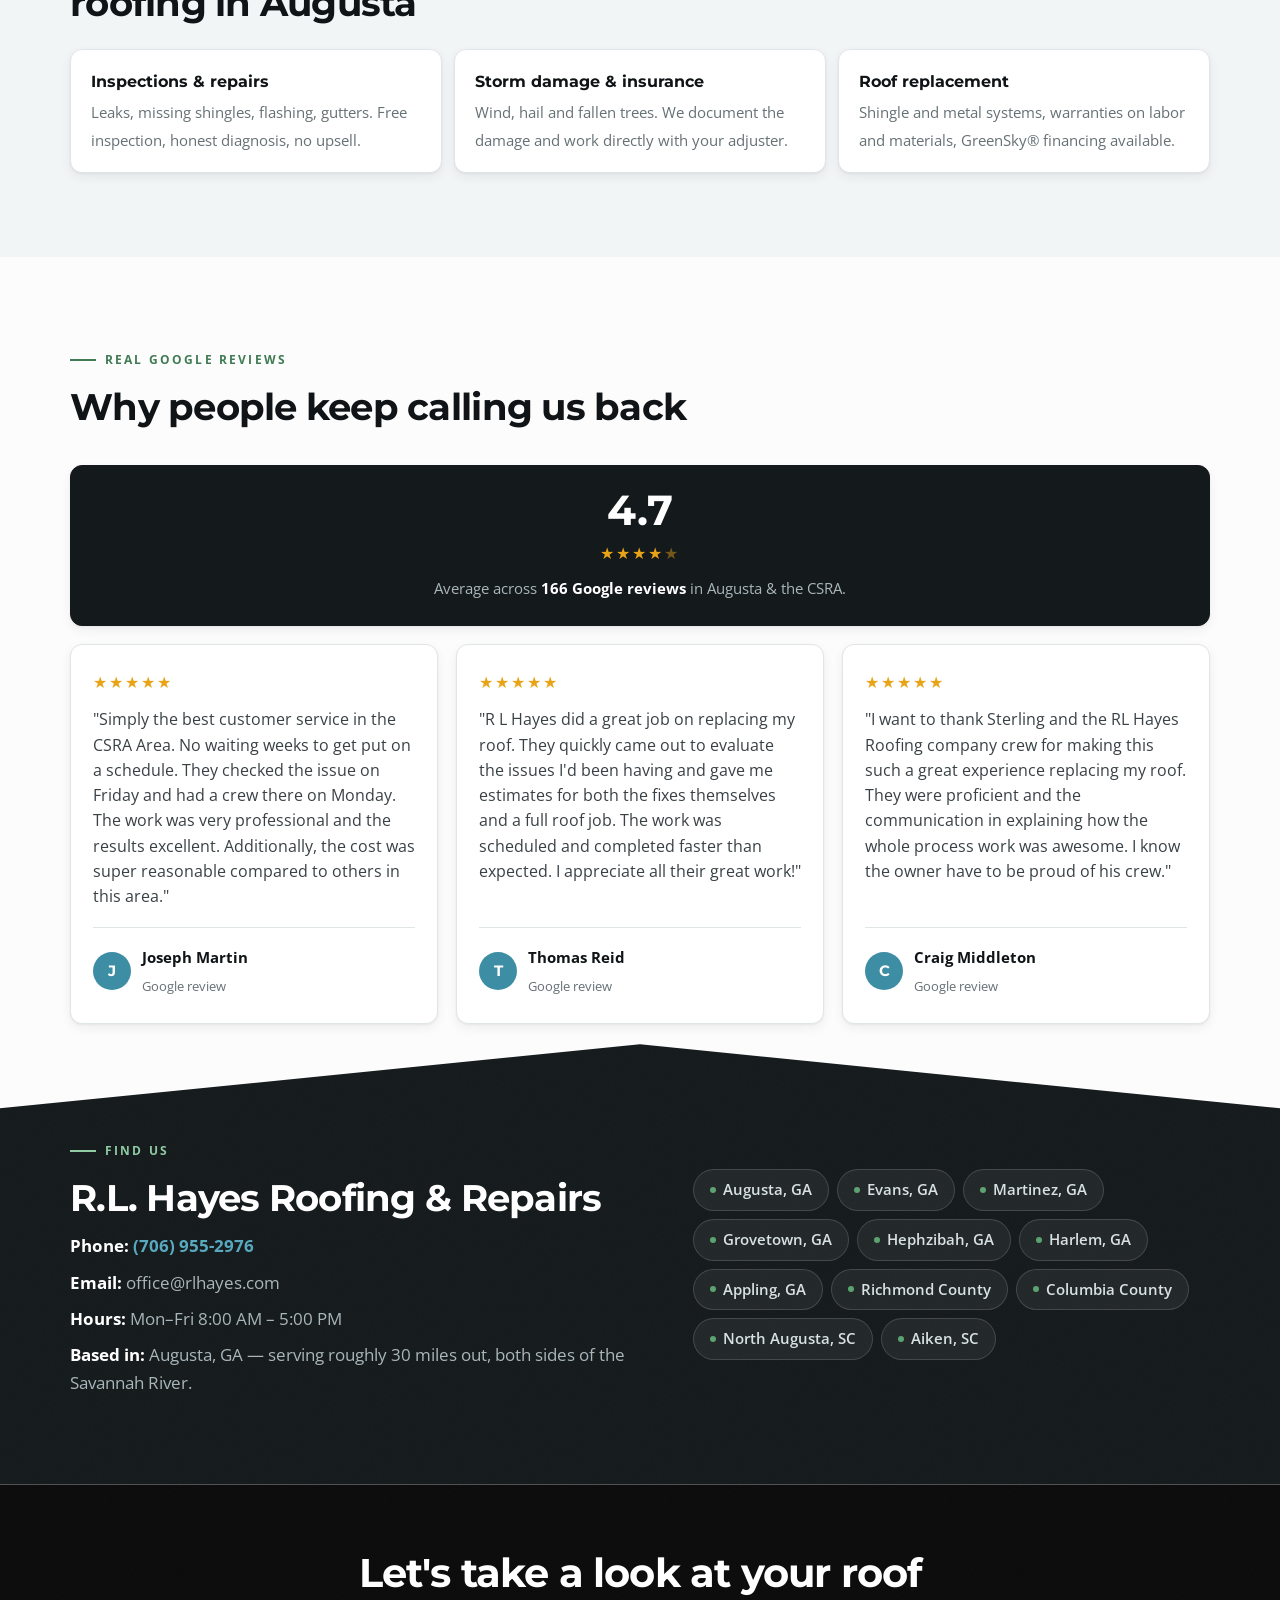
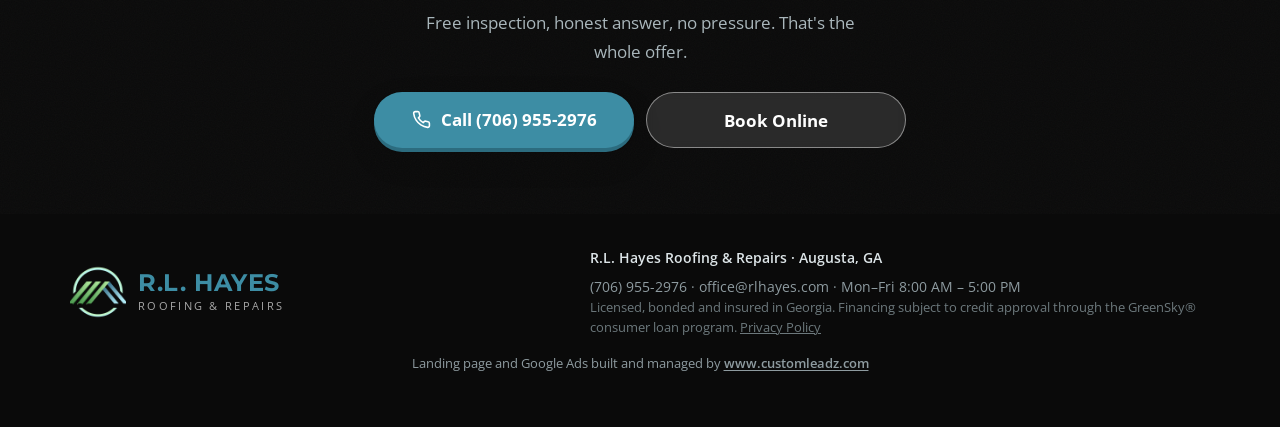
<file: rl-hayes.html>
<!DOCTYPE html>
<html lang="en">
<head>
<meta charset="utf-8">
<meta name="viewport" content="width=device-width, initial-scale=1">
<title>R.L. Hayes Roofing &amp; Repairs — Augusta, GA | (706) 955-2976</title>
<meta name="description" content="R.L. Hayes Roofing &amp; Repairs, Augusta GA. Call (706) 955-2976 or book a free roof inspection online. 4.7 stars across 166 Google reviews.">
<meta name="robots" content="noindex, follow">
<link rel="icon" href="assets/img/favicon.png">

<link rel="preconnect" href="https://fonts.googleapis.com">
<link rel="preconnect" href="https://fonts.gstatic.com" crossorigin>
<link href="https://fonts.googleapis.com/css2?family=Montserrat:wght@600;700;800&family=Open+Sans:wght@400;600;700&display=swap" rel="stylesheet">
<link rel="stylesheet" href="assets/css/style.css?v=2">
<link rel="preload" as="image" href="assets/img/hero-shingles.webp" fetchpriority="high">

<!-- Zenbooker booking widget -->
<link href="https://cdn.zenbooker.com/widget/latest/zenbooker.css" rel="stylesheet" media="print" onload="this.media='all'">
<noscript><link href="https://cdn.zenbooker.com/widget/latest/zenbooker.css" rel="stylesheet"></noscript>

<!-- Google tag (gtag.js) — GA4 installed. When the Google Ads call conversion is
     created, add its gtag('config','AW-…') line plus the phone snippet below. -->
<script async src="https://www.googletagmanager.com/gtag/js?id=G-RRHRE8E6Z5"></script>
<script>
  window.dataLayer = window.dataLayer || [];
  function gtag(){dataLayer.push(arguments);}
  gtag('js', new Date());
  gtag('config', 'G-RRHRE8E6Z5');
  gtag('config', 'AW-16493269497');
  gtag('config', 'AW-16493269497/hXI_CLeV69kcEPmjzbg9', {
    'phone_conversion_number': '(706) 955-2976'
  });
</script>

<style>
  /* Branded page: lighter, faster, fewer decisions */
  .hero-brand-copy { text-align: center; margin-inline: auto; }
  .hero-brand-copy .trio { justify-content: center; }
  .hero-brand-copy .cta-row { justify-content: center; }
  .hero-brand-copy .cta-note { justify-content: center; }
  .hero-brand-copy .hero-sub { margin-inline: auto; }
  .badge-logo { display: flex; flex-direction: column; align-items: center; margin: 0 auto 20px; }
  .badge-logo img { width: 92px; height: 92px; margin-bottom: 10px; }
  .badge-name {
    font-family: "Montserrat", sans-serif; font-weight: 700; font-size: 27px;
    letter-spacing: .6px; color: var(--teal-bright); line-height: 1;
  }
  .badge-sub {
    font-size: 11px; letter-spacing: .24em; text-transform: uppercase;
    color: rgba(255,255,255,.65); margin-top: 8px;
  }
  .quick { display: grid; gap: 12px; }
  .quick div {
    background: #fff; border: 1px solid var(--line); border-radius: var(--r);
    padding: 18px 20px; box-shadow: var(--shadow-sm);
  }
  .quick b { display: block; font-family: "Montserrat", sans-serif; font-weight: 700; font-size: 1.02rem; margin-bottom: 3px; color: #101416; }
  .quick span { font-size: 15px; color: var(--muted); }
  @media (min-width: 700px) { .quick { grid-template-columns: repeat(3, 1fr); } }

  /* Tighter hero so the Google reviews bar is visible on load */
  .badge-logo img { width: 76px; height: 76px; }
  .badge-logo { margin-bottom: 16px; }
  .hero .wrap { padding-block: 34px 30px; }

  /* Mobile: stack the hero call/book buttons vertically */
  @media (max-width: 520px) {
    .hero-brand-copy .cta-row { flex-direction: column; align-items: center; gap: 9px; }
    .hero-brand-copy .cta-row .btn { width: 100%; max-width: 300px; min-height: 48px; font-size: 15.5px; }
  }
  @media (min-width: 700px) { .hero .wrap { padding-block: 46px 38px; } }
  @media (min-width: 950px) { .hero .wrap { padding-block: 54px 42px; } }
</style>
</head>

<body data-page="branded">

<!-- ===================== INFO BAR ===================== -->
<div class="infobar">
  <div class="wrap">
    <span class="info-item">
      <svg viewBox="0 0 24 24" class="ico-stroke" aria-hidden="true"><path d="M20 10c0 6-8 12-8 12S4 16 4 10a8 8 0 0 1 16 0z"/><circle cx="12" cy="10" r="3"/></svg>
      Augusta, GA &amp; the CSRA
    </span>
    <span class="info-item info-hours">
      <svg viewBox="0 0 24 24" class="ico-stroke" aria-hidden="true"><circle cx="12" cy="12" r="10"/><path d="M12 6v6l4 2"/></svg>
      Mon–Fri 8:00am – 5:00pm
    </span>
    <span class="info-gap"></span>
    <a class="info-item info-mail" href="mailto:office@rlhayes.com">
      <svg viewBox="0 0 24 24" class="ico-stroke" aria-hidden="true"><rect x="2" y="4" width="20" height="16" rx="2"/><path d="m22 7-10 6L2 7"/></svg>
      office@rlhayes.com
    </a>
    <span class="info-item">
      <span class="info-dot"></span>
      Emergency Service Available
    </span>
  </div>
</div>

<!-- ===================== HEADER ===================== -->
<header class="topbar">
  <div class="wrap">
    <div class="brand">
      <img class="brand-mark" src="assets/img/logo-mark.png" alt="R.L. Hayes Roofing &amp; Repairs" width="56" height="56">
      <span class="brand-txt">
        <span class="brand-name">R.L. HAYES</span>
        <span class="brand-sub">Roofing &amp; Repairs</span>
      </span>
    </div>
    <a class="top-call" href="tel:+17069552976" data-loc="header">
      <span class="ico">
        <svg viewBox="0 0 24 24" class="ico-stroke" aria-hidden="true"><path d="M22 16.92v3a2 2 0 0 1-2.18 2 19.79 19.79 0 0 1-8.63-3.07 19.5 19.5 0 0 1-6-6 19.79 19.79 0 0 1-3.07-8.67A2 2 0 0 1 4.11 2h3a2 2 0 0 1 2 1.72 12.84 12.84 0 0 0 .7 2.81 2 2 0 0 1-.45 2.11L8.09 9.91a16 16 0 0 0 6 6l1.27-1.27a2 2 0 0 1 2.11-.45 12.84 12.84 0 0 0 2.81.7A2 2 0 0 1 22 16.92z"/></svg>
      </span>
      <span>
        <span class="num">(706) 955-2976</span>
      </span>
    </a>
  </div>
</header>

<!-- ===================== HERO ===================== -->
<section class="hero">
  <div class="hero-media">
    <img src="assets/img/hero-shingles.webp" alt="Close-up of architectural shingles on a roof by R.L. Hayes Roofing &amp; Repairs" width="724" height="483" fetchpriority="high">
  </div>
  <div class="wrap">
    <div class="hero-copy hero-brand-copy">
      <div class="badge-logo rise d1">
        <img src="assets/img/logo-mark.png" alt="" width="92" height="92">
        <span class="badge-name">R.L. HAYES</span>
        <span class="badge-sub">Roofing &amp; Repairs</span>
      </div>

      <h1 class="rise d1">You Found Us. <em>Let's Look at Your Roof.</em></h1>
      <p class="hero-sub rise d2">R.L. Hayes Roofing &amp; Repairs — Augusta, GA. Inspections, repairs, storm damage and replacements for homes and businesses across the CSRA.</p>

      <ul class="trio rise d3">
        <li>
          <svg viewBox="0 0 24 24" class="ico-stroke" aria-hidden="true"><path d="M20 13c0 5-3.5 7.5-7.66 8.95a1 1 0 0 1-.67-.01C7.5 20.5 4 18 4 13V6a1 1 0 0 1 1-1c2 0 4.5-1.2 6.24-2.72a1.17 1.17 0 0 1 1.52 0C14.51 3.81 17 5 19 5a1 1 0 0 1 1 1z"/></svg>
          Licensed, Bonded &amp; Insured
        </li>
        <li>
          <svg viewBox="0 0 24 24" class="ico-stroke" aria-hidden="true"><path d="M20 6 9 17l-5-5"/></svg>
          Free Inspections
        </li>
      </ul>

      <div class="cta-row rise d4">
        <a class="btn btn-call" href="tel:+17069552976" data-loc="hero">
          <svg viewBox="0 0 24 24" class="ico-stroke" aria-hidden="true"><path d="M22 16.92v3a2 2 0 0 1-2.18 2 19.79 19.79 0 0 1-8.63-3.07 19.5 19.5 0 0 1-6-6 19.79 19.79 0 0 1-3.07-8.67A2 2 0 0 1 4.11 2h3a2 2 0 0 1 2 1.72 12.84 12.84 0 0 0 .7 2.81 2 2 0 0 1-.45 2.11L8.09 9.91a16 16 0 0 0 6 6l1.27-1.27a2 2 0 0 1 2.11-.45 12.84 12.84 0 0 0 2.81.7A2 2 0 0 1 22 16.92z"/></svg>
          (706) 955-2976
        </a>
        <a class="btn btn-book" href="#book">Book Online</a>
      </div>

      <p class="cta-note rise d5">
        <svg viewBox="0 0 24 24" class="ico-stroke" aria-hidden="true"><path d="M20 6 9 17l-5-5"/></svg>
        Mon–Fri 8:00 AM – 5:00 PM · office@rlhayes.com
      </p>
    </div>
  </div>
</section>

<!-- ===================== GOOGLE STRIP ===================== -->
<div class="gbar">
  <div class="wrap">
    <div class="gbar-score">
      <svg class="g" viewBox="0 0 48 48" aria-hidden="true"><path fill="#4285F4" d="M45.1 24.5c0-1.6-.1-3.2-.4-4.7H24v8.9h11.8c-.5 2.7-2 5-4.4 6.6v5.5h7.1c4.1-3.8 6.6-9.5 6.6-16.3z"/><path fill="#34A853" d="M24 46c5.9 0 10.9-2 14.5-5.2l-7.1-5.5c-2 1.3-4.5 2.1-7.4 2.1-5.7 0-10.6-3.9-12.3-9.1H4.4v5.7C8 41.3 15.4 46 24 46z"/><path fill="#FBBC05" d="M11.7 28.3c-.4-1.3-.7-2.7-.7-4.3s.3-2.9.7-4.3v-5.7H4.4A22 22 0 0 0 2 24c0 3.6.9 6.9 2.4 9.9l7.3-5.6z"/><path fill="#EA4335" d="M24 10.6c3.2 0 6.1 1.1 8.4 3.3l6.3-6.3C34.9 4.1 29.9 2 24 2 15.4 2 8 6.7 4.4 13.7l7.3 5.7c1.7-5.2 6.6-9.1 12.3-9.1z"/></svg>
      <b>4.7</b>
      <span class="stars">★★★★<span style="opacity:.45">★</span></span>
    </div>
    <p class="gbar-txt"><b>166 Google reviews</b> from Augusta &amp; CSRA homeowners</p>
  </div>
</div>

<!-- ===================== BOOKING (high on the page — they already know us) ===================== -->
<section class="sec book-sec" id="book">
  <div class="wrap">
    <div class="book-layout">
      <div>
        <div class="book-head">
          <span class="eyebrow" style="color:var(--green-deep)">Free inspection</span>
          <h2>Book a time, or just call us</h2>
          <p>Pick a slot that works for you and we'll come out — inspections, repairs, storm damage or a replacement estimate. It's free and there's no obligation.</p>
        </div>

        <div class="book-or">or call direct</div>

        <div class="book-call">
          <a class="btn btn-call" href="tel:+17069552976" data-loc="booking-section">
            <svg viewBox="0 0 24 24" class="ico-stroke" aria-hidden="true"><path d="M22 16.92v3a2 2 0 0 1-2.18 2 19.79 19.79 0 0 1-8.63-3.07 19.5 19.5 0 0 1-6-6 19.79 19.79 0 0 1-3.07-8.67A2 2 0 0 1 4.11 2h3a2 2 0 0 1 2 1.72 12.84 12.84 0 0 0 .7 2.81 2 2 0 0 1-.45 2.11L8.09 9.91a16 16 0 0 0 6 6l1.27-1.27a2 2 0 0 1 2.11-.45 12.84 12.84 0 0 0 2.81.7A2 2 0 0 1 22 16.92z"/></svg>
            (706) 955-2976
          </a>
          <p class="cta-note" style="color:#6E6152">
            <svg viewBox="0 0 24 24" class="ico-stroke" aria-hidden="true" style="stroke:var(--green-deep)"><path d="M20 6 9 17l-5-5"/></svg>
            Mon–Fri 8:00 AM – 5:00 PM · Emergency line answered anytime
          </p>
        </div>
      </div>

      <!-- Start Zenbooker Booking Inline Embed code -->
      <div class="zen-wrapper" style="width: 100%; box-shadow: 0px 1px 8px rgba(0,0,0,0.08); border: 1px solid rgb(226, 226, 226); margin: auto; max-width: 1200px; overflow:hidden; position:relative; border-radius: 8px;">
        <div class="zenbooker-inline-widget" data-url="https://widget.zenbooker.com/book/1778688127930x942801148640165800?embed=true" style="min-width: 320px; height: 400px; border: 0; vertical-align: bottom; border-radius: 8px;"></div>
      </div>
      <!-- End Zenbooker Booking Inline Embed code -->
    </div>
  </div>
</section>

<!-- ===================== WHAT WE DO ===================== -->
<section class="sec sec-cream on-light">
  <div class="wrap">
    <div class="sec-head reveal" style="margin-bottom:26px">
      <span class="eyebrow">What we do</span>
      <h2>Residential &amp; commercial roofing in Augusta</h2>
    </div>
    <div class="quick reveal">
      <div><b>Inspections &amp; repairs</b><span>Leaks, missing shingles, flashing, gutters. Free inspection, honest diagnosis, no upsell.</span></div>
      <div><b>Storm damage &amp; insurance</b><span>Wind, hail and fallen trees. We document the damage and work directly with your adjuster.</span></div>
      <div><b>Roof replacement</b><span>Shingle and metal systems, warranties on labor and materials, GreenSky® financing available.</span></div>
    </div>
  </div>
</section>

<!-- ===================== REVIEWS ===================== -->
<section class="sec on-light">
  <div class="wrap">
    <div class="sec-head reveal">
      <span class="eyebrow">Real Google reviews</span>
      <h2>Why people keep calling us back</h2>
    </div>

    <div class="reviews">
      <article class="review reveal" data-i="0" style="grid-column:1/-1;background:var(--ink-2);border-color:var(--ink-2);color:#C8D2D6;justify-content:center;text-align:center">
        <div style="font-family:'Montserrat',sans-serif;font-weight:700;font-size:2.6rem;color:#fff;line-height:1">4.7</div>
        <div class="stars" style="justify-self:center;margin:8px 0 10px">★★★★<span style="opacity:.45">★</span></div>
        <p style="font-size:15px;color:#A9B6BB;margin:0">Average across <strong style="color:#fff">166 Google reviews</strong> in Augusta &amp; the CSRA.</p>
      </article>

      <article class="review reveal" data-i="1">
        <div class="stars">★★★★★</div>
        <blockquote>"Simply the best customer service in the CSRA Area. No waiting weeks to get put on a schedule. They checked the issue on Friday and had a crew there on Monday. The work was very professional and the results excellent. Additionally, the cost was super reasonable compared to others in this area."</blockquote>
        <footer><span class="av">J</span><span><span class="who">Joseph Martin</span><br><span class="src">Google review</span></span></footer>
      </article>

      <article class="review reveal" data-i="2">
        <div class="stars">★★★★★</div>
        <blockquote>"R L Hayes did a great job on replacing my roof. They quickly came out to evaluate the issues I'd been having and gave me estimates for both the fixes themselves and a full roof job. The work was scheduled and completed faster than expected. I appreciate all their great work!"</blockquote>
        <footer><span class="av">T</span><span><span class="who">Thomas Reid</span><br><span class="src">Google review</span></span></footer>
      </article>

      <article class="review reveal" data-i="3">
        <div class="stars">★★★★★</div>
        <blockquote>"I want to thank Sterling and the RL Hayes Roofing company crew for making this such a great experience replacing my roof. They were proficient and the communication in explaining how the whole process work was awesome. I know the owner have to be proud of his crew."</blockquote>
        <footer><span class="av">C</span><span><span class="who">Craig Middleton</span><br><span class="src">Google review</span></span></footer>
      </article>
    </div>
  </div>
</section>

<!-- ===================== SERVICE AREA + CONTACT ===================== -->
<section class="sec-dark pitch">
  <div class="wrap">
    <div class="area-grid">
      <div class="reveal">
        <span class="eyebrow">Find us</span>
        <h2 style="font-size:clamp(1.6rem,5.4vw,2.3rem);margin-bottom:14px">R.L. Hayes Roofing &amp; Repairs</h2>
        <p style="color:#A9B6BB;margin-bottom:8px"><strong style="color:#fff">Phone:</strong> <a href="tel:+17069552976" data-loc="contact-block" style="color:var(--teal-bright);font-weight:700;text-decoration:none">(706) 955-2976</a></p>
        <p style="color:#A9B6BB;margin-bottom:8px"><strong style="color:#fff">Email:</strong> office@rlhayes.com</p>
        <p style="color:#A9B6BB;margin-bottom:8px"><strong style="color:#fff">Hours:</strong> Mon–Fri 8:00 AM – 5:00 PM</p>
        <p style="color:#A9B6BB"><strong style="color:#fff">Based in:</strong> Augusta, GA — serving roughly 30 miles out, both sides of the Savannah River.</p>
      </div>
      <ul class="cities reveal" data-i="1">
        <li>Augusta, GA</li>
        <li>Evans, GA</li>
        <li>Martinez, GA</li>
        <li>Grovetown, GA</li>
        <li>Hephzibah, GA</li>
        <li>Harlem, GA</li>
        <li>Appling, GA</li>
        <li>Richmond County</li>
        <li>Columbia County</li>
        <li>North Augusta, SC</li>
        <li>Aiken, SC</li>
      </ul>
    </div>
  </div>
</section>

<!-- ===================== FINAL CTA ===================== -->
<section class="sec-dark final" style="background:var(--ink);padding-block:66px">
  <div class="wrap narrow">
    <h2>Let's take a look at your roof</h2>
    <p>Free inspection, honest answer, no pressure. That's the whole offer.</p>
    <div class="cta-row">
      <a class="btn btn-call" href="tel:+17069552976" data-loc="final">
        <svg viewBox="0 0 24 24" class="ico-stroke" aria-hidden="true"><path d="M22 16.92v3a2 2 0 0 1-2.18 2 19.79 19.79 0 0 1-8.63-3.07 19.5 19.5 0 0 1-6-6 19.79 19.79 0 0 1-3.07-8.67A2 2 0 0 1 4.11 2h3a2 2 0 0 1 2 1.72 12.84 12.84 0 0 0 .7 2.81 2 2 0 0 1-.45 2.11L8.09 9.91a16 16 0 0 0 6 6l1.27-1.27a2 2 0 0 1 2.11-.45 12.84 12.84 0 0 0 2.81.7A2 2 0 0 1 22 16.92z"/></svg>
        Call (706) 955-2976
      </a>
      <a class="btn btn-book" href="#book">Book Online</a>
    </div>
  </div>
</section>

<!-- ===================== FOOTER ===================== -->
<footer class="foot">
  <div class="wrap">
    <div class="brand">
      <img class="brand-mark" src="assets/img/logo-mark.png" alt="R.L. Hayes Roofing &amp; Repairs" width="48" height="48">
      <span class="brand-txt">
        <span class="brand-name">R.L. HAYES</span>
        <span class="brand-sub">Roofing &amp; Repairs</span>
      </span>
    </div>
    <div>
      <p class="nap">R.L. Hayes Roofing &amp; Repairs · Augusta, GA</p>
      <p style="margin:0">(706) 955-2976 · office@rlhayes.com · Mon–Fri 8:00 AM – 5:00 PM</p>
      <p class="fine">Licensed, bonded and insured in Georgia. Financing subject to credit approval through the GreenSky® consumer loan program. <a href="privacy" style="color:inherit;text-decoration:underline">Privacy Policy</a></p>
    </div>
  </div>

  <div class="cl-credit" style="text-align:center;font-size:.8rem;line-height:1.5;padding:16px 16px 18px;margin:0 auto">Landing page and Google Ads built and managed by <a href="https://www.customleadz.com" target="_blank" rel="noopener" style="color:inherit;font-weight:600;text-decoration:underline;text-underline-offset:2px">www.customleadz.com</a></div>
</footer>

<!-- ===================== STICKY MOBILE CALL BAR ===================== -->
<div class="callbar">
  <a class="btn btn-call" href="tel:+17069552976" data-loc="sticky-bar">(706) 955-2976</a>
  <a class="btn btn-book" href="#book">Book Inspection</a>
</div>

<script src="https://cdn.zenbooker.com/widget/latest/zenbooker.js" defer></script>
<script src="assets/js/main.js?v=3" defer></script>
</body>
</html>
</file>
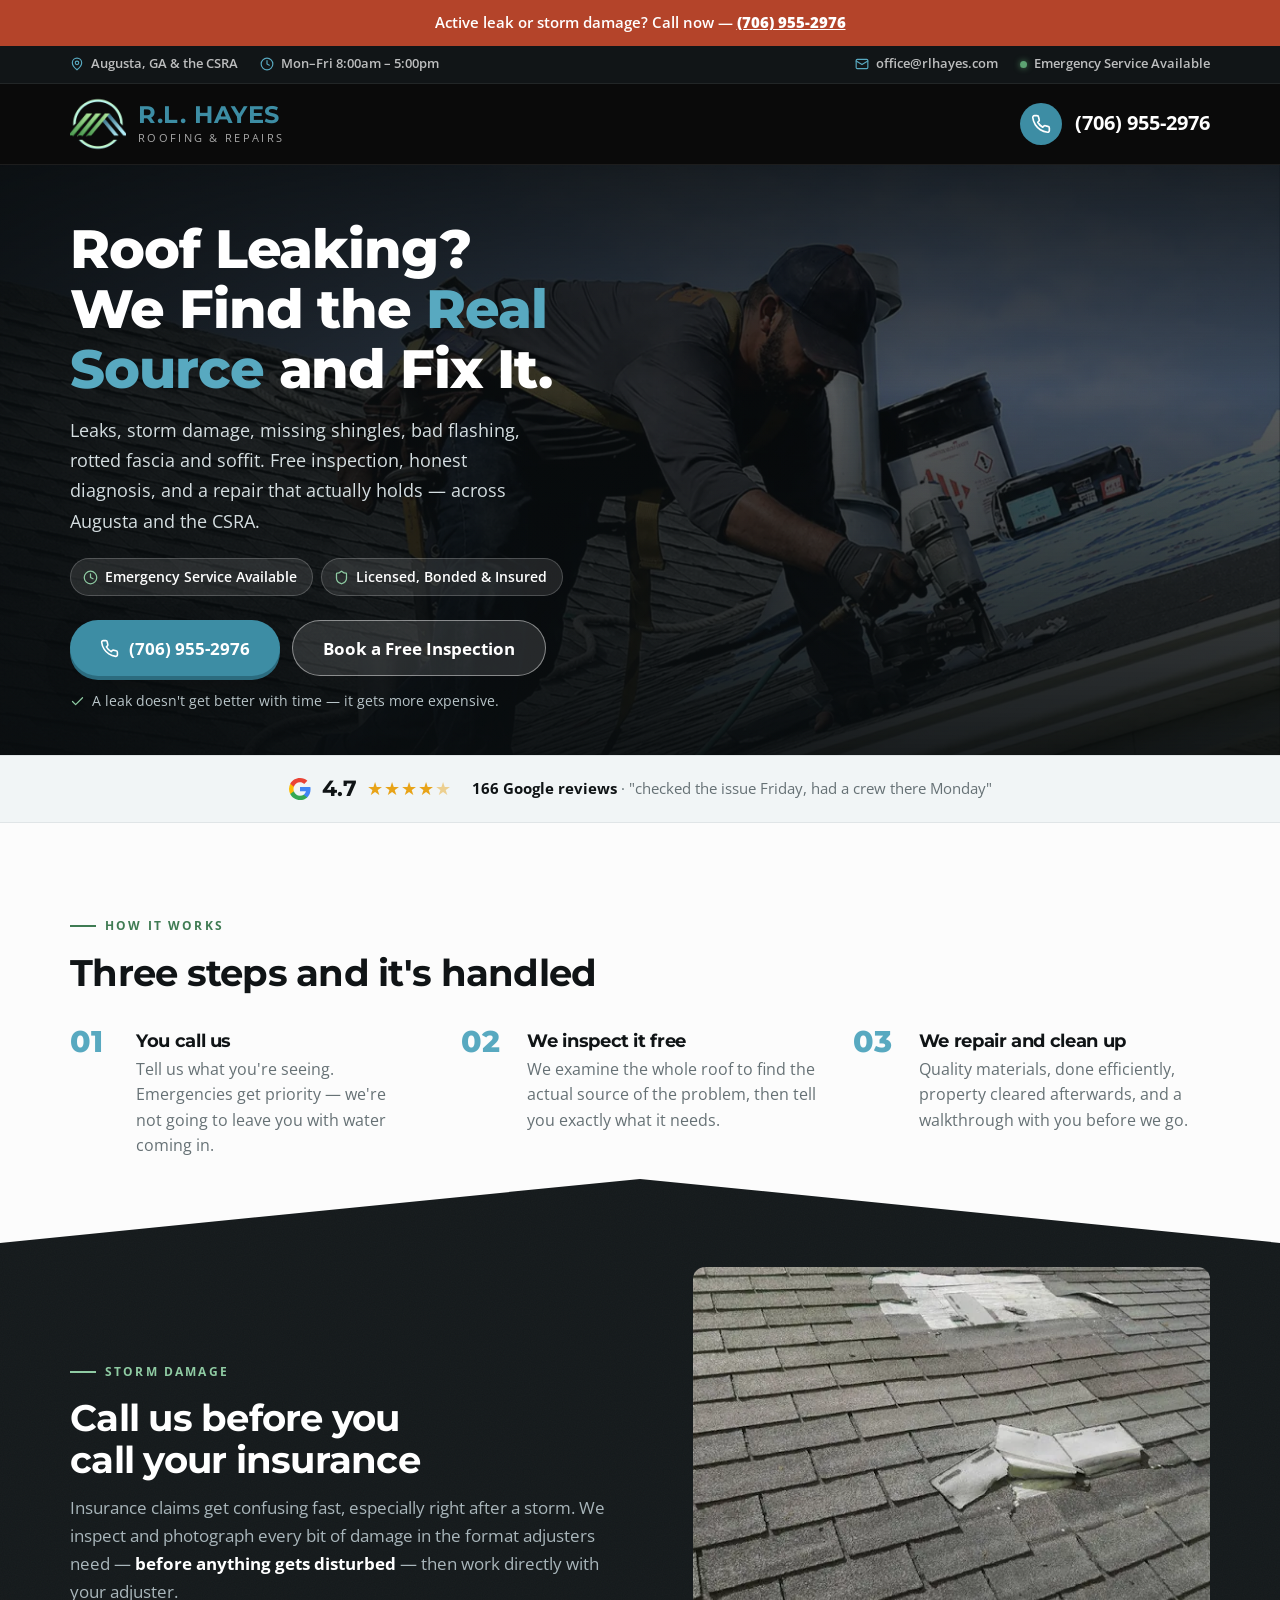
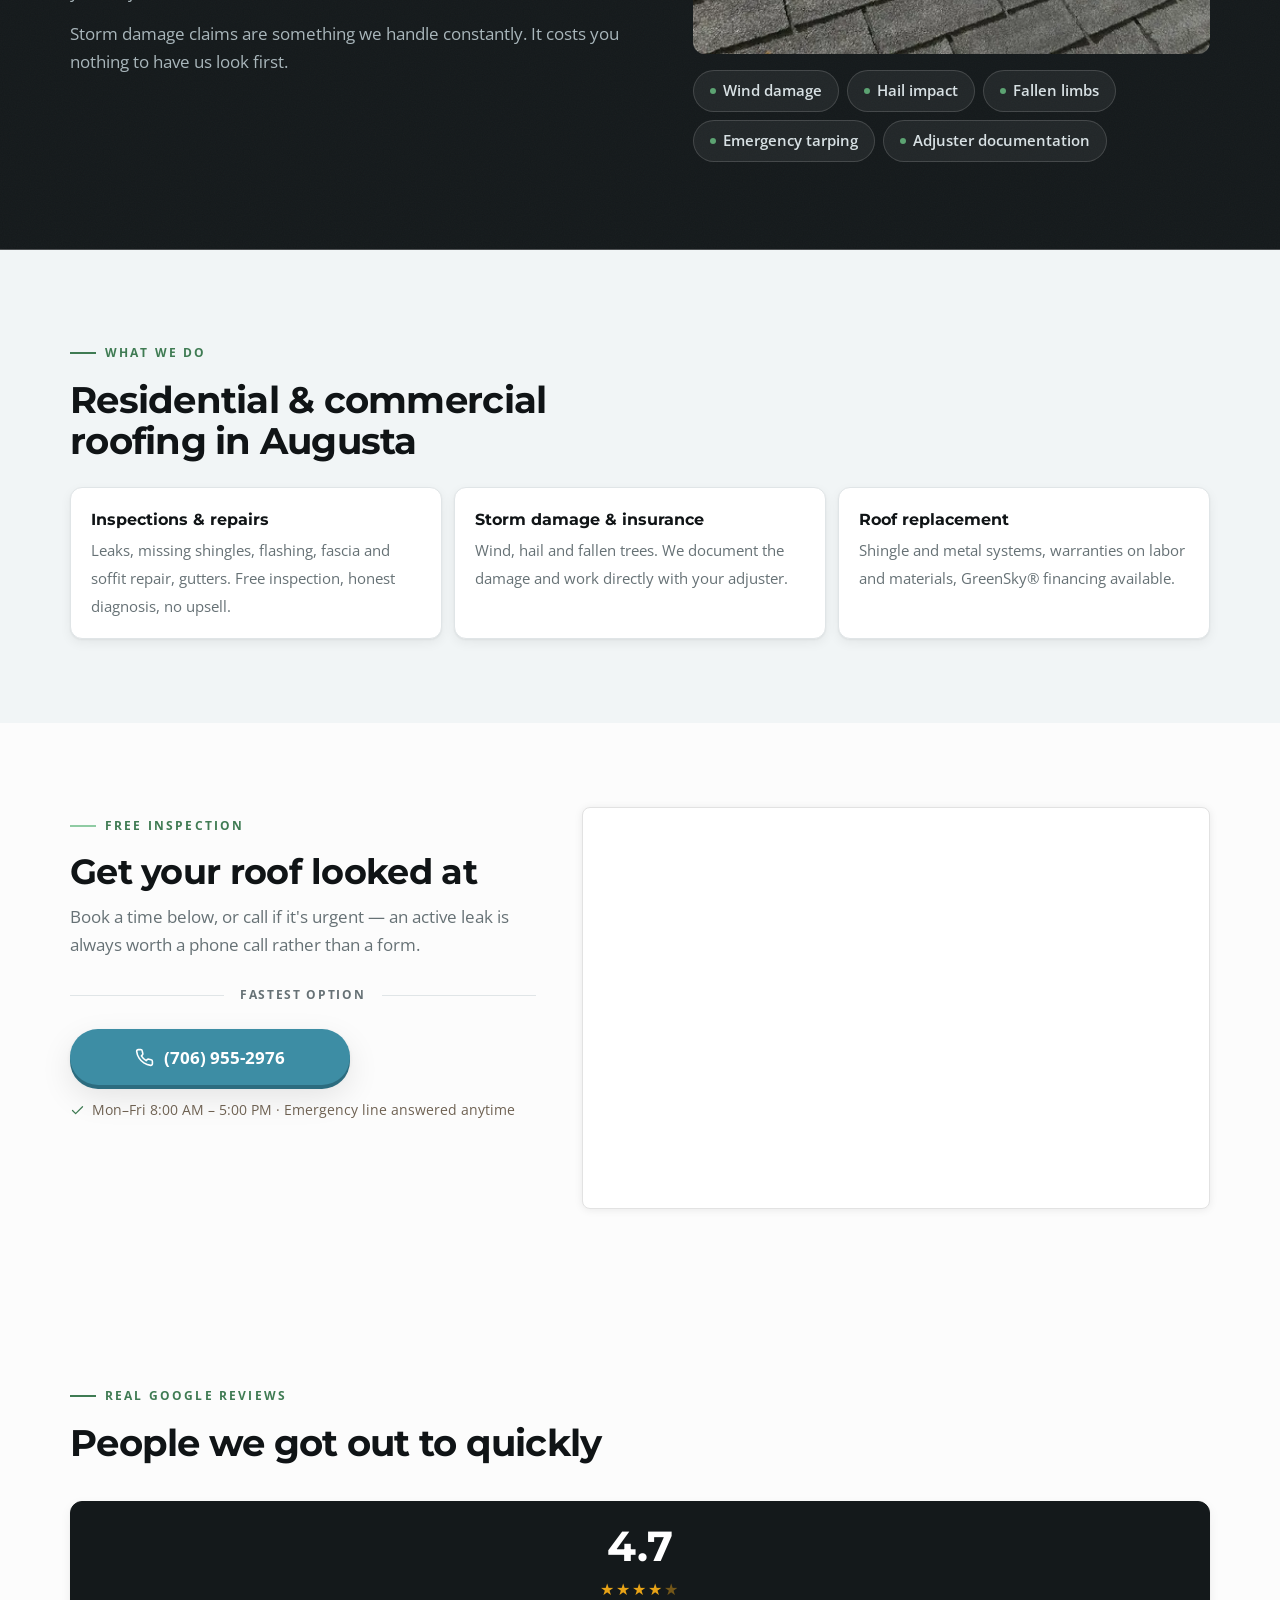
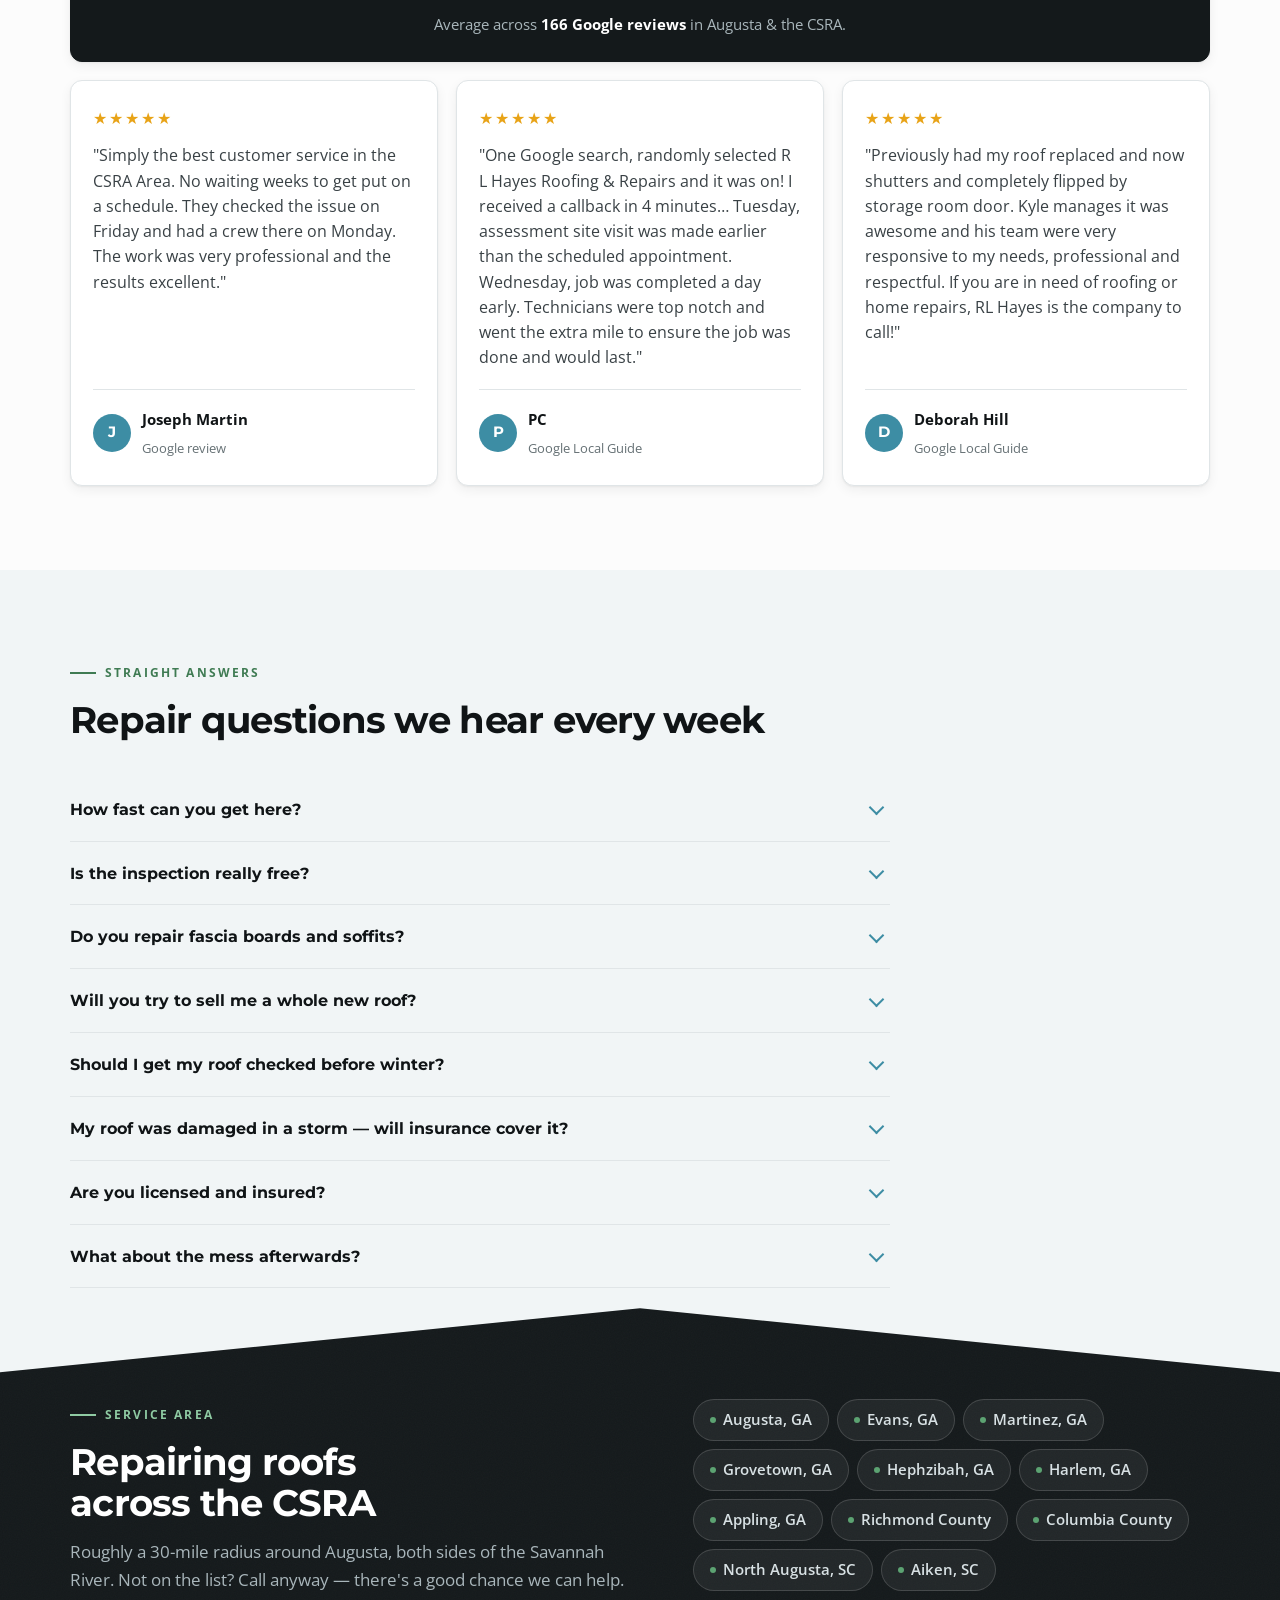
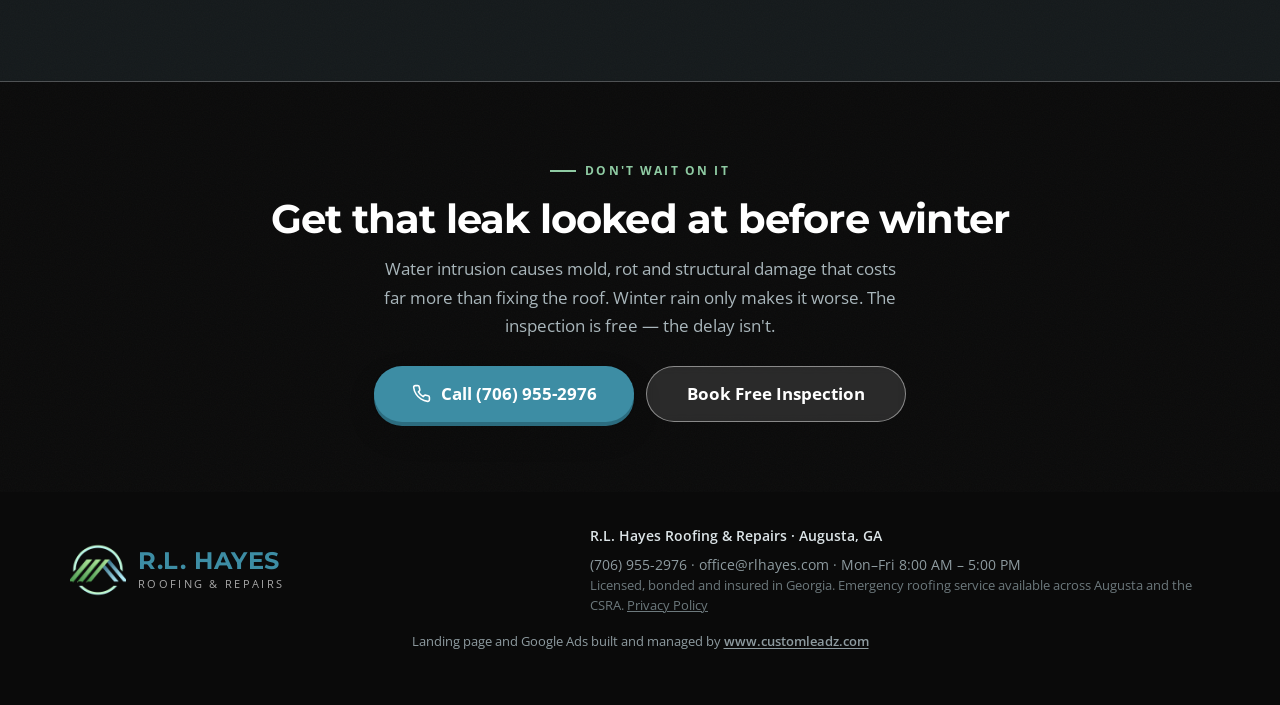
<file: roof-repair.html>
<!DOCTYPE html>
<html lang="en">
<head>
<meta charset="utf-8">
<meta name="viewport" content="width=device-width, initial-scale=1">
<title>Roof Repair &amp; Leak Repair in Augusta, GA | R.L. Hayes Roofing</title>
<meta name="description" content="Roof leaking or storm damaged? R.L. Hayes finds the real source and fixes it. Free inspection, emergency response across Augusta &amp; the CSRA. Call (706) 955-2976.">
<meta name="robots" content="noindex, follow">
<link rel="icon" href="assets/img/favicon.png">

<link rel="preconnect" href="https://fonts.googleapis.com">
<link rel="preconnect" href="https://fonts.gstatic.com" crossorigin>
<link href="https://fonts.googleapis.com/css2?family=Montserrat:wght@600;700;800&family=Open+Sans:wght@400;600;700&display=swap" rel="stylesheet">
<link rel="stylesheet" href="assets/css/style.css?v=2">
<link rel="preload" as="image" href="assets/img/hero-repair.webp" imagesrcset="assets/img/hero-repair-800.webp 800w, assets/img/hero-repair.webp 1280w" imagesizes="100vw" fetchpriority="high">

<!-- Zenbooker booking widget -->
<link href="https://cdn.zenbooker.com/widget/latest/zenbooker.css" rel="stylesheet" media="print" onload="this.media='all'">
<noscript><link href="https://cdn.zenbooker.com/widget/latest/zenbooker.css" rel="stylesheet"></noscript>

<!-- Google tag (gtag.js) — GA4 installed. When the Google Ads call conversion is
     created, add its gtag('config','AW-…') line plus the phone snippet below. -->
<script async src="https://www.googletagmanager.com/gtag/js?id=G-RRHRE8E6Z5"></script>
<script>
  window.dataLayer = window.dataLayer || [];
  function gtag(){dataLayer.push(arguments);}
  gtag('js', new Date());
  gtag('config', 'G-RRHRE8E6Z5');
  gtag('config', 'AW-16493269497');
  gtag('config', 'AW-16493269497/hXI_CLeV69kcEPmjzbg9', {
    'phone_conversion_number': '(706) 955-2976'
  });
</script>

<style>
  /* Emergency band — repair page only */
  .urgent {
    background: #B4442A; color: #fff; text-align: center;
    padding: 11px 20px; font-size: 14.5px; font-weight: 600;
  }
  .urgent a { color: #fff; font-weight: 800; white-space: nowrap; }
  .quick { display: grid; gap: 12px; }
  .quick div {
    background: #fff; border: 1px solid var(--line); border-radius: var(--r);
    padding: 18px 20px; box-shadow: var(--shadow-sm);
  }
  .quick b { display: block; font-family: "Montserrat", sans-serif; font-weight: 700; font-size: 1.02rem; margin-bottom: 3px; color: #101416; }
  .quick span { font-size: 15px; color: var(--muted); }
  @media (min-width: 700px) { .quick { grid-template-columns: repeat(3, 1fr); } }

  /* Tighter hero so the Google reviews bar is visible on load */
  .hero .wrap { padding-block: 34px 30px; }
  @media (min-width: 700px) { .hero .wrap { padding-block: 48px 40px; } }
  @media (min-width: 950px) { .hero .wrap { padding-block: 54px 42px; } }
</style>
</head>

<body data-page="roof-repair">

<!-- ===================== EMERGENCY BAND ===================== -->
<div class="urgent">
  Active leak or storm damage? Call now —
  <a href="tel:+17069552976" data-loc="urgent-band">(706) 955-2976</a>
</div>

<!-- ===================== INFO BAR ===================== -->
<div class="infobar">
  <div class="wrap">
    <span class="info-item">
      <svg viewBox="0 0 24 24" class="ico-stroke" aria-hidden="true"><path d="M20 10c0 6-8 12-8 12S4 16 4 10a8 8 0 0 1 16 0z"/><circle cx="12" cy="10" r="3"/></svg>
      Augusta, GA &amp; the CSRA
    </span>
    <span class="info-item info-hours">
      <svg viewBox="0 0 24 24" class="ico-stroke" aria-hidden="true"><circle cx="12" cy="12" r="10"/><path d="M12 6v6l4 2"/></svg>
      Mon–Fri 8:00am – 5:00pm
    </span>
    <span class="info-gap"></span>
    <a class="info-item info-mail" href="mailto:office@rlhayes.com">
      <svg viewBox="0 0 24 24" class="ico-stroke" aria-hidden="true"><rect x="2" y="4" width="20" height="16" rx="2"/><path d="m22 7-10 6L2 7"/></svg>
      office@rlhayes.com
    </a>
    <span class="info-item">
      <span class="info-dot"></span>
      Emergency Service Available
    </span>
  </div>
</div>

<!-- ===================== HEADER ===================== -->
<header class="topbar">
  <div class="wrap">
    <div class="brand">
      <img class="brand-mark" src="assets/img/logo-mark.png" alt="R.L. Hayes Roofing &amp; Repairs" width="56" height="56">
      <span class="brand-txt">
        <span class="brand-name">R.L. HAYES</span>
        <span class="brand-sub">Roofing &amp; Repairs</span>
      </span>
    </div>
    <a class="top-call" href="tel:+17069552976" data-loc="header">
      <span class="ico">
        <svg viewBox="0 0 24 24" class="ico-stroke" aria-hidden="true"><path d="M22 16.92v3a2 2 0 0 1-2.18 2 19.79 19.79 0 0 1-8.63-3.07 19.5 19.5 0 0 1-6-6 19.79 19.79 0 0 1-3.07-8.67A2 2 0 0 1 4.11 2h3a2 2 0 0 1 2 1.72 12.84 12.84 0 0 0 .7 2.81 2 2 0 0 1-.45 2.11L8.09 9.91a16 16 0 0 0 6 6l1.27-1.27a2 2 0 0 1 2.11-.45 12.84 12.84 0 0 0 2.81.7A2 2 0 0 1 22 16.92z"/></svg>
      </span>
      <span>
        <span class="num">(706) 955-2976</span>
      </span>
    </a>
  </div>
</header>

<!-- ===================== HERO ===================== -->
<section class="hero">
  <div class="hero-media">
    <img src="assets/img/hero-repair.webp" srcset="assets/img/hero-repair-800.webp 800w, assets/img/hero-repair.webp 1280w" sizes="100vw" alt="R.L. Hayes roofer repairing a roof in Augusta, Georgia" width="1600" height="1200" fetchpriority="high">
  </div>
  <div class="wrap">
    <div class="hero-copy">
      <h1 class="rise d1">Roof Leaking? We Find the <em>Real Source</em> and Fix It.</h1>
      <p class="hero-sub rise d2">Leaks, storm damage, missing shingles, bad flashing, rotted fascia and soffit. Free inspection, honest diagnosis, and a repair that actually holds — across Augusta and the CSRA.</p>

      <ul class="trio rise d3">
        <li>
          <svg viewBox="0 0 24 24" class="ico-stroke" aria-hidden="true"><circle cx="12" cy="12" r="10"/><path d="M12 6v6l4 2"/></svg>
          Emergency Service Available
        </li>
        <li>
          <svg viewBox="0 0 24 24" class="ico-stroke" aria-hidden="true"><path d="M20 13c0 5-3.5 7.5-7.66 8.95a1 1 0 0 1-.67-.01C7.5 20.5 4 18 4 13V6a1 1 0 0 1 1-1c2 0 4.5-1.2 6.24-2.72a1.17 1.17 0 0 1 1.52 0C14.51 3.81 17 5 19 5a1 1 0 0 1 1 1z"/></svg>
          Licensed, Bonded &amp; Insured
        </li>
      </ul>

      <div class="cta-row rise d4">
        <a class="btn btn-call" href="tel:+17069552976" data-loc="hero">
          <svg viewBox="0 0 24 24" class="ico-stroke" aria-hidden="true"><path d="M22 16.92v3a2 2 0 0 1-2.18 2 19.79 19.79 0 0 1-8.63-3.07 19.5 19.5 0 0 1-6-6 19.79 19.79 0 0 1-3.07-8.67A2 2 0 0 1 4.11 2h3a2 2 0 0 1 2 1.72 12.84 12.84 0 0 0 .7 2.81 2 2 0 0 1-.45 2.11L8.09 9.91a16 16 0 0 0 6 6l1.27-1.27a2 2 0 0 1 2.11-.45 12.84 12.84 0 0 0 2.81.7A2 2 0 0 1 22 16.92z"/></svg>
          (706) 955-2976
        </a>
        <a class="btn btn-book" href="#book">Book a Free Inspection</a>
      </div>

      <p class="cta-note rise d5">
        <svg viewBox="0 0 24 24" class="ico-stroke" aria-hidden="true"><path d="M20 6 9 17l-5-5"/></svg>
        A leak doesn't get better with time — it gets more expensive.
      </p>
    </div>
  </div>
</section>

<!-- ===================== GOOGLE STRIP ===================== -->
<div class="gbar">
  <div class="wrap">
    <div class="gbar-score">
      <svg class="g" viewBox="0 0 48 48" aria-hidden="true"><path fill="#4285F4" d="M45.1 24.5c0-1.6-.1-3.2-.4-4.7H24v8.9h11.8c-.5 2.7-2 5-4.4 6.6v5.5h7.1c4.1-3.8 6.6-9.5 6.6-16.3z"/><path fill="#34A853" d="M24 46c5.9 0 10.9-2 14.5-5.2l-7.1-5.5c-2 1.3-4.5 2.1-7.4 2.1-5.7 0-10.6-3.9-12.3-9.1H4.4v5.7C8 41.3 15.4 46 24 46z"/><path fill="#FBBC05" d="M11.7 28.3c-.4-1.3-.7-2.7-.7-4.3s.3-2.9.7-4.3v-5.7H4.4A22 22 0 0 0 2 24c0 3.6.9 6.9 2.4 9.9l7.3-5.6z"/><path fill="#EA4335" d="M24 10.6c3.2 0 6.1 1.1 8.4 3.3l6.3-6.3C34.9 4.1 29.9 2 24 2 15.4 2 8 6.7 4.4 13.7l7.3 5.7c1.7-5.2 6.6-9.1 12.3-9.1z"/></svg>
      <b>4.7</b>
      <span class="stars">★★★★<span style="opacity:.45">★</span></span>
    </div>
    <p class="gbar-txt"><b>166 Google reviews</b> · "checked the issue Friday, had a crew there Monday"</p>
  </div>
</div>

<!-- ===================== STEPS ===================== -->
<section class="sec on-light">
  <div class="wrap">
    <div class="sec-head reveal">
      <span class="eyebrow">How it works</span>
      <h2>Three steps and it's handled</h2>
    </div>
    <div class="steps" style="color:var(--body)">
      <div class="step reveal" data-i="0">
        <h3>You call us</h3>
        <p style="color:var(--muted)">Tell us what you're seeing. Emergencies get priority — we're not going to leave you with water coming in.</p>
      </div>
      <div class="step reveal" data-i="1">
        <h3>We inspect it free</h3>
        <p style="color:var(--muted)">We examine the whole roof to find the actual source of the problem, then tell you exactly what it needs.</p>
      </div>
      <div class="step reveal" data-i="2">
        <h3>We repair and clean up</h3>
        <p style="color:var(--muted)">Quality materials, done efficiently, property cleared afterwards, and a walkthrough with you before we go.</p>
      </div>
    </div>
  </div>
</section>

<!-- ===================== INSURANCE ===================== -->
<section class="sec-dark pitch">
  <div class="wrap">
    <div class="area-grid">
      <div class="reveal">
        <span class="eyebrow">Storm damage</span>
        <h2 style="font-size:clamp(1.6rem,5.4vw,2.3rem);margin-bottom:14px">Call us before you call your insurance</h2>
        <p style="color:#A9B6BB;margin-bottom:14px">Insurance claims get confusing fast, especially right after a storm. We inspect and photograph every bit of damage in the format adjusters need — <strong style="color:#fff">before anything gets disturbed</strong> — then work directly with your adjuster.</p>
        <p style="color:#A9B6BB">Storm damage claims are something we handle constantly. It costs you nothing to have us look first.</p>
      </div>
      <div class="reveal" data-i="1">
        <img src="assets/img/damage-shingles.webp" alt="Storm damaged and lifted shingles on an Augusta roof" loading="lazy" style="border-radius:var(--r);width:100%" onerror="this.remove()">
        <ul class="cities" style="margin-top:16px">
          <li>Wind damage</li>
          <li>Hail impact</li>
          <li>Fallen limbs</li>
          <li>Emergency tarping</li>
          <li>Adjuster documentation</li>
        </ul>
      </div>
    </div>
  </div>
</section>

<!-- ===================== WHAT WE DO ===================== -->
<section class="sec sec-cream on-light">
  <div class="wrap">
    <div class="sec-head reveal" style="margin-bottom:26px">
      <span class="eyebrow">What we do</span>
      <h2>Residential &amp; commercial roofing in Augusta</h2>
    </div>
    <div class="quick reveal">
      <div><b>Inspections &amp; repairs</b><span>Leaks, missing shingles, flashing, fascia and soffit repair, gutters. Free inspection, honest diagnosis, no upsell.</span></div>
      <div><b>Storm damage &amp; insurance</b><span>Wind, hail and fallen trees. We document the damage and work directly with your adjuster.</span></div>
      <div><b>Roof replacement</b><span>Shingle and metal systems, warranties on labor and materials, GreenSky® financing available.</span></div>
    </div>
  </div>
</section>

<!-- ===================== BOOKING ===================== -->
<section class="sec book-sec sec-cream" id="book">
  <div class="wrap">
    <div class="book-layout">
      <div>
        <div class="book-head">
          <span class="eyebrow" style="color:var(--green-deep)">Free inspection</span>
          <h2>Get your roof looked at</h2>
          <p>Book a time below, or call if it's urgent — an active leak is always worth a phone call rather than a form.</p>
        </div>

        <div class="book-or">fastest option</div>

        <div class="book-call">
          <a class="btn btn-call" href="tel:+17069552976" data-loc="booking-section">
            <svg viewBox="0 0 24 24" class="ico-stroke" aria-hidden="true"><path d="M22 16.92v3a2 2 0 0 1-2.18 2 19.79 19.79 0 0 1-8.63-3.07 19.5 19.5 0 0 1-6-6 19.79 19.79 0 0 1-3.07-8.67A2 2 0 0 1 4.11 2h3a2 2 0 0 1 2 1.72 12.84 12.84 0 0 0 .7 2.81 2 2 0 0 1-.45 2.11L8.09 9.91a16 16 0 0 0 6 6l1.27-1.27a2 2 0 0 1 2.11-.45 12.84 12.84 0 0 0 2.81.7A2 2 0 0 1 22 16.92z"/></svg>
            (706) 955-2976
          </a>
          <p class="cta-note" style="color:#6E6152">
            <svg viewBox="0 0 24 24" class="ico-stroke" aria-hidden="true" style="stroke:var(--green-deep)"><path d="M20 6 9 17l-5-5"/></svg>
            Mon–Fri 8:00 AM – 5:00 PM · Emergency line answered anytime
          </p>
        </div>
      </div>

      <!-- Start Zenbooker Booking Inline Embed code -->
      <div class="zen-wrapper" style="width: 100%; box-shadow: 0px 1px 8px rgba(0,0,0,0.08); border: 1px solid rgb(226, 226, 226); margin: auto; max-width: 1200px; overflow:hidden; position:relative; border-radius: 8px; background:#fff;">
        <div class="zenbooker-inline-widget" data-url="https://widget.zenbooker.com/book/1778688127930x942801148640165800?embed=true" style="min-width: 320px; height: 400px; border: 0; vertical-align: bottom; border-radius: 8px;"></div>
      </div>
      <!-- End Zenbooker Booking Inline Embed code -->
    </div>
  </div>
</section>

<!-- ===================== REVIEWS ===================== -->
<section class="sec on-light">
  <div class="wrap">
    <div class="sec-head reveal">
      <span class="eyebrow">Real Google reviews</span>
      <h2>People we got out to quickly</h2>
    </div>

    <div class="reviews">
      <article class="review reveal" data-i="0" style="grid-column:1/-1;background:var(--ink-2);border-color:var(--ink-2);color:#C8D2D6;justify-content:center;text-align:center">
        <div style="font-family:'Montserrat',sans-serif;font-weight:700;font-size:2.6rem;color:#fff;line-height:1">4.7</div>
        <div class="stars" style="justify-self:center;margin:8px 0 10px">★★★★<span style="opacity:.45">★</span></div>
        <p style="font-size:15px;color:#A9B6BB;margin:0">Average across <strong style="color:#fff">166 Google reviews</strong> in Augusta &amp; the CSRA.</p>
      </article>

      <article class="review reveal" data-i="1">
        <div class="stars">★★★★★</div>
        <blockquote>"Simply the best customer service in the CSRA Area. No waiting weeks to get put on a schedule. They checked the issue on Friday and had a crew there on Monday. The work was very professional and the results excellent."</blockquote>
        <footer><span class="av">J</span><span><span class="who">Joseph Martin</span><br><span class="src">Google review</span></span></footer>
      </article>

      <article class="review reveal" data-i="2">
        <div class="stars">★★★★★</div>
        <blockquote>"One Google search, randomly selected R L Hayes Roofing &amp; Repairs and it was on! I received a callback in 4 minutes… Tuesday, assessment site visit was made earlier than the scheduled appointment. Wednesday, job was completed a day early. Technicians were top notch and went the extra mile to ensure the job was done and would last."</blockquote>
        <footer><span class="av">P</span><span><span class="who">PC</span><br><span class="src">Google Local Guide</span></span></footer>
      </article>

      <article class="review reveal" data-i="3">
        <div class="stars">★★★★★</div>
        <blockquote>"Previously had my roof replaced and now shutters and completely flipped by storage room door. Kyle manages it was awesome and his team were very responsive to my needs, professional and respectful. If you are in need of roofing or home repairs, RL Hayes is the company to call!"</blockquote>
        <footer><span class="av">D</span><span><span class="who">Deborah Hill</span><br><span class="src">Google Local Guide</span></span></footer>
      </article>
    </div>
  </div>
</section>

<!-- ===================== FAQ ===================== -->
<section class="sec sec-cream on-light">
  <div class="wrap">
    <div class="sec-head reveal">
      <span class="eyebrow">Straight answers</span>
      <h2>Repair questions we hear every week</h2>
    </div>

    <div class="faq reveal">
      <details>
        <summary>How fast can you get here?</summary>
        <div class="ans"><p>Emergencies get priority — active leaks, storm damage and exposed decking go to the front of the line. Regular free inspections are usually scheduled within a few days. Call and we'll tell you the soonest we can be out.</p></div>
      </details>
      <details>
        <summary>Is the inspection really free?</summary>
        <div class="ans"><p>Yes. No cost, no obligation, and no sales pressure. We'll tell you what your roof actually needs — even if the honest answer is "nothing right now."</p></div>
      </details>
      <details>
        <summary>Do you repair fascia boards and soffits?</summary>
        <div class="ans"><p>Yes. Rotted or peeling fascia and sagging soffit are usually a sign water has been getting in at the roof edge for a while. We repair or replace the boards, fix whatever let the water in, and tie it back into your gutters so it doesn't come back.</p></div>
      </details>
      <details>
        <summary>Will you try to sell me a whole new roof?</summary>
        <div class="ans"><p>No. If a repair will do the job, we'll say so. We'd rather do your repair now and your replacement in ten years than lose you as a customer over one oversold job.</p></div>
      </details>
      <details>
        <summary>Should I get my roof checked before winter?</summary>
        <div class="ans"><p>Fall is the best time. Cold snaps and winter rain find the small gaps that summer never did — cracked flashing, lifted shingles, clogged gutters backing water under the edge. A free inspection now means a small repair in October instead of a ceiling stain in January.</p></div>
      </details>
      <details>
        <summary>My roof was damaged in a storm — will insurance cover it?</summary>
        <div class="ans"><p>Often, yes. Call us before you file if you can. We inspect and photograph all the damage in the format adjusters need, before anything is disturbed, then work directly with your adjuster for a fair settlement.</p></div>
      </details>
      <details>
        <summary>Are you licensed and insured?</summary>
        <div class="ans"><p>Licensed, bonded and insured in Georgia, with GAF-trained crews and warranties on labor and materials.</p></div>
      </details>
      <details>
        <summary>What about the mess afterwards?</summary>
        <div class="ans"><p>Cleanup is part of the job. We clear the property and walk the finished work with you before we leave, so you can flag anything you're not happy with while we're still there.</p></div>
      </details>
    </div>
  </div>
</section>

<!-- ===================== SERVICE AREA ===================== -->
<section class="sec-dark pitch">
  <div class="wrap">
    <div class="area-grid">
      <div class="reveal">
        <span class="eyebrow">Service area</span>
        <h2 style="font-size:clamp(1.6rem,5.4vw,2.3rem);margin-bottom:14px">Repairing roofs across the CSRA</h2>
        <p style="color:#A9B6BB">Roughly a 30-mile radius around Augusta, both sides of the Savannah River. Not on the list? Call anyway — there's a good chance we can help.</p>
      </div>
      <ul class="cities reveal" data-i="1">
        <li>Augusta, GA</li>
        <li>Evans, GA</li>
        <li>Martinez, GA</li>
        <li>Grovetown, GA</li>
        <li>Hephzibah, GA</li>
        <li>Harlem, GA</li>
        <li>Appling, GA</li>
        <li>Richmond County</li>
        <li>Columbia County</li>
        <li>North Augusta, SC</li>
        <li>Aiken, SC</li>
      </ul>
    </div>
  </div>
</section>

<!-- ===================== FINAL CTA ===================== -->
<section class="sec-dark final" style="background:var(--ink);padding-block:70px">
  <div class="wrap narrow">
    <span class="eyebrow" style="justify-content:center">Don't wait on it</span>
    <h2>Get that leak looked at before winter</h2>
    <p>Water intrusion causes mold, rot and structural damage that costs far more than fixing the roof. Winter rain only makes it worse. The inspection is free — the delay isn't.</p>
    <div class="cta-row">
      <a class="btn btn-call" href="tel:+17069552976" data-loc="final">
        <svg viewBox="0 0 24 24" class="ico-stroke" aria-hidden="true"><path d="M22 16.92v3a2 2 0 0 1-2.18 2 19.79 19.79 0 0 1-8.63-3.07 19.5 19.5 0 0 1-6-6 19.79 19.79 0 0 1-3.07-8.67A2 2 0 0 1 4.11 2h3a2 2 0 0 1 2 1.72 12.84 12.84 0 0 0 .7 2.81 2 2 0 0 1-.45 2.11L8.09 9.91a16 16 0 0 0 6 6l1.27-1.27a2 2 0 0 1 2.11-.45 12.84 12.84 0 0 0 2.81.7A2 2 0 0 1 22 16.92z"/></svg>
        Call (706) 955-2976
      </a>
      <a class="btn btn-book" href="#book">Book Free Inspection</a>
    </div>
  </div>
</section>

<!-- ===================== FOOTER ===================== -->
<footer class="foot">
  <div class="wrap">
    <div class="brand">
      <img class="brand-mark" src="assets/img/logo-mark.png" alt="R.L. Hayes Roofing &amp; Repairs" width="48" height="48">
      <span class="brand-txt">
        <span class="brand-name">R.L. HAYES</span>
        <span class="brand-sub">Roofing &amp; Repairs</span>
      </span>
    </div>
    <div>
      <p class="nap">R.L. Hayes Roofing &amp; Repairs · Augusta, GA</p>
      <p style="margin:0">(706) 955-2976 · office@rlhayes.com · Mon–Fri 8:00 AM – 5:00 PM</p>
      <p class="fine">Licensed, bonded and insured in Georgia. Emergency roofing service available across Augusta and the CSRA. <a href="privacy" style="color:inherit;text-decoration:underline">Privacy Policy</a></p>
    </div>
  </div>

  <div class="cl-credit" style="text-align:center;font-size:.8rem;line-height:1.5;padding:16px 16px 18px;margin:0 auto">Landing page and Google Ads built and managed by <a href="https://www.customleadz.com" target="_blank" rel="noopener" style="color:inherit;font-weight:600;text-decoration:underline;text-underline-offset:2px">www.customleadz.com</a></div>
</footer>

<!-- ===================== STICKY MOBILE CALL BAR ===================== -->
<div class="callbar">
  <a class="btn btn-call" href="tel:+17069552976" data-loc="sticky-bar">(706) 955-2976</a>
  <a class="btn btn-book" href="#book">Book Inspection</a>
</div>

<script src="https://cdn.zenbooker.com/widget/latest/zenbooker.js" defer></script>
<script src="assets/js/main.js?v=3" defer></script>
</body>
</html>
</file>
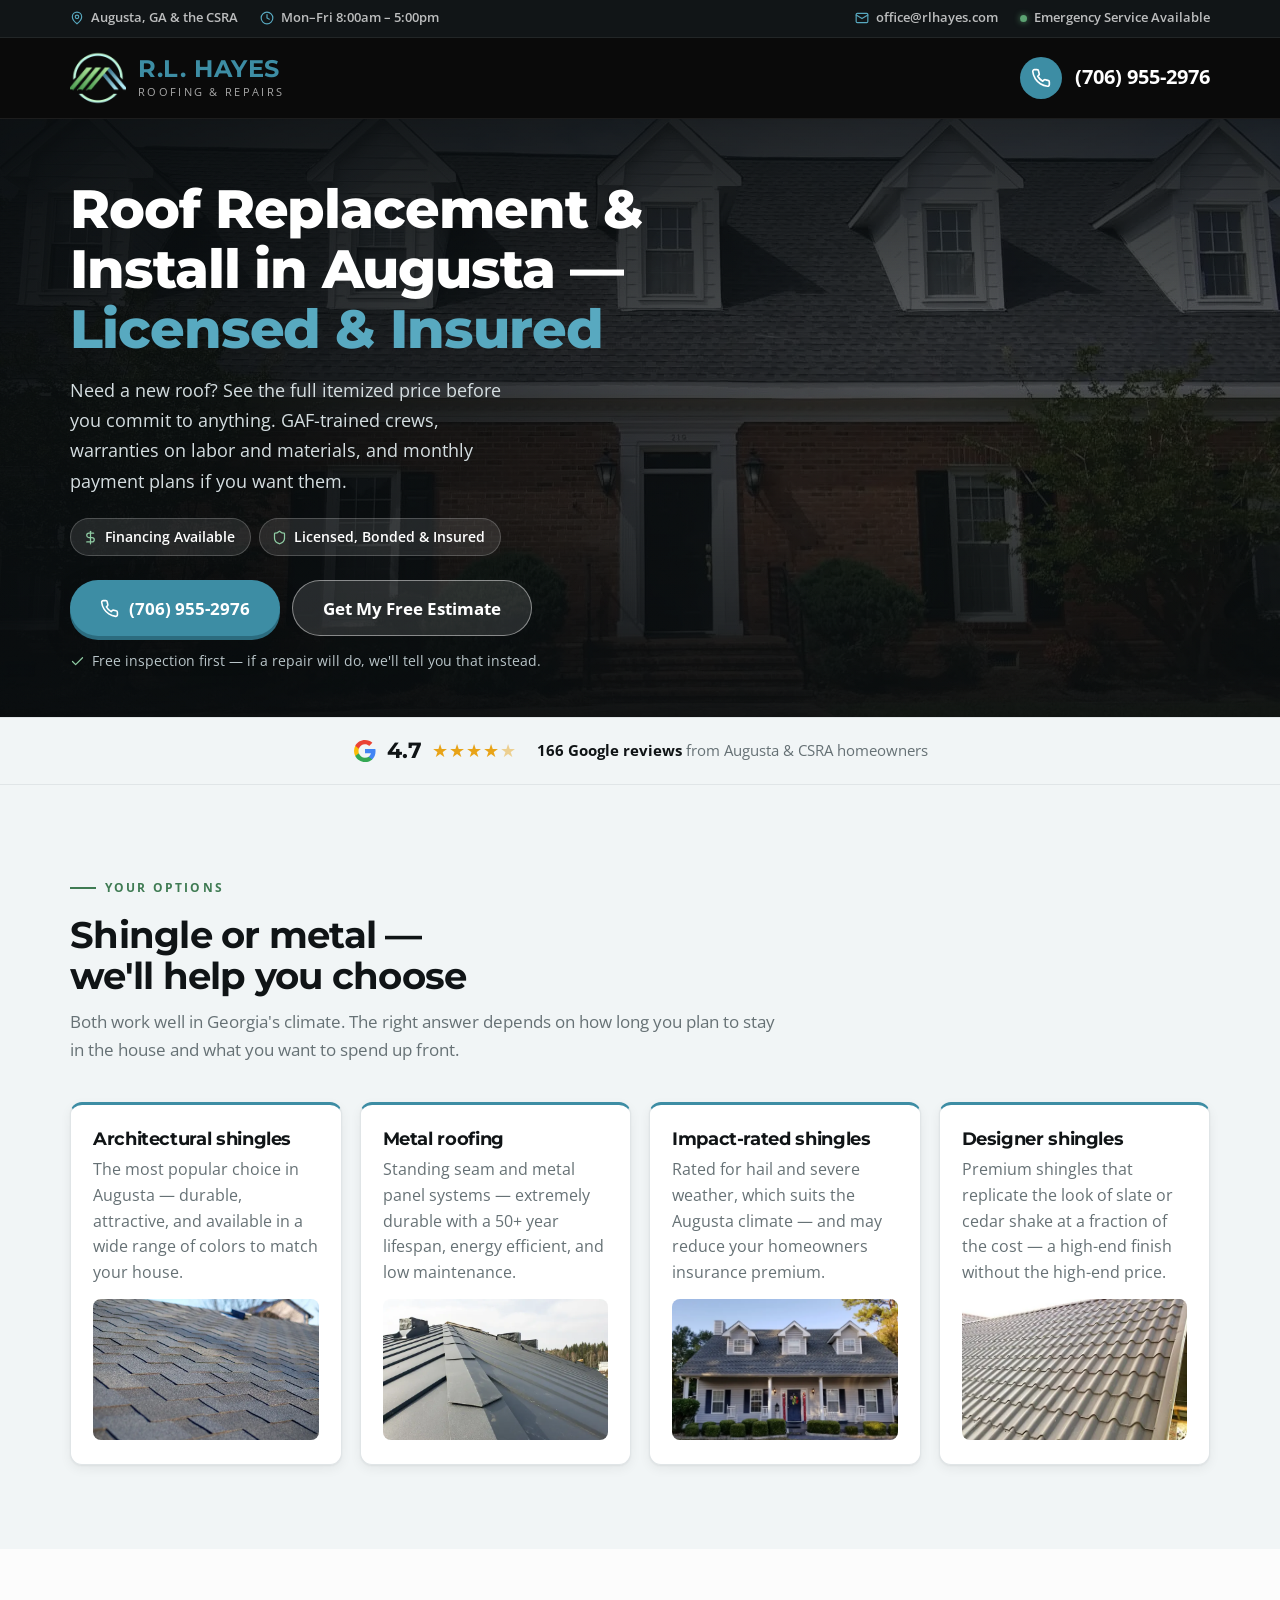
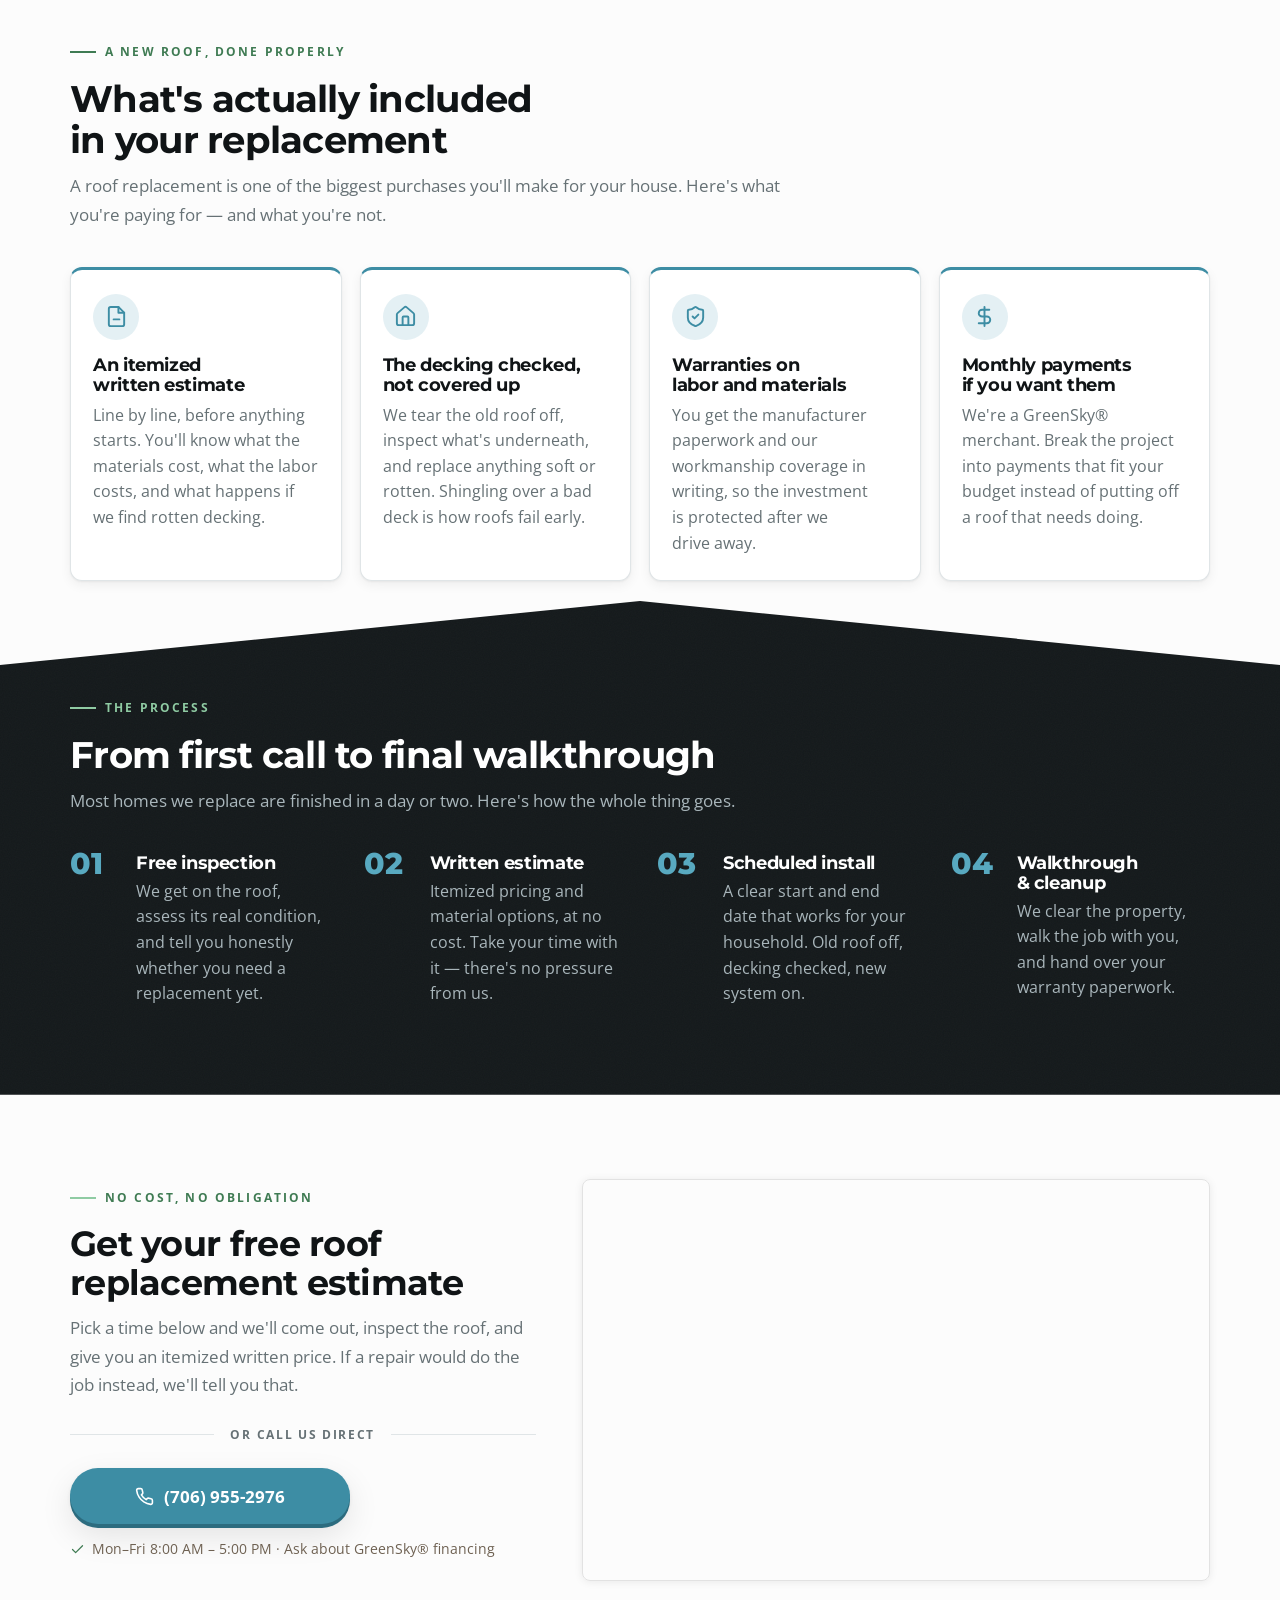
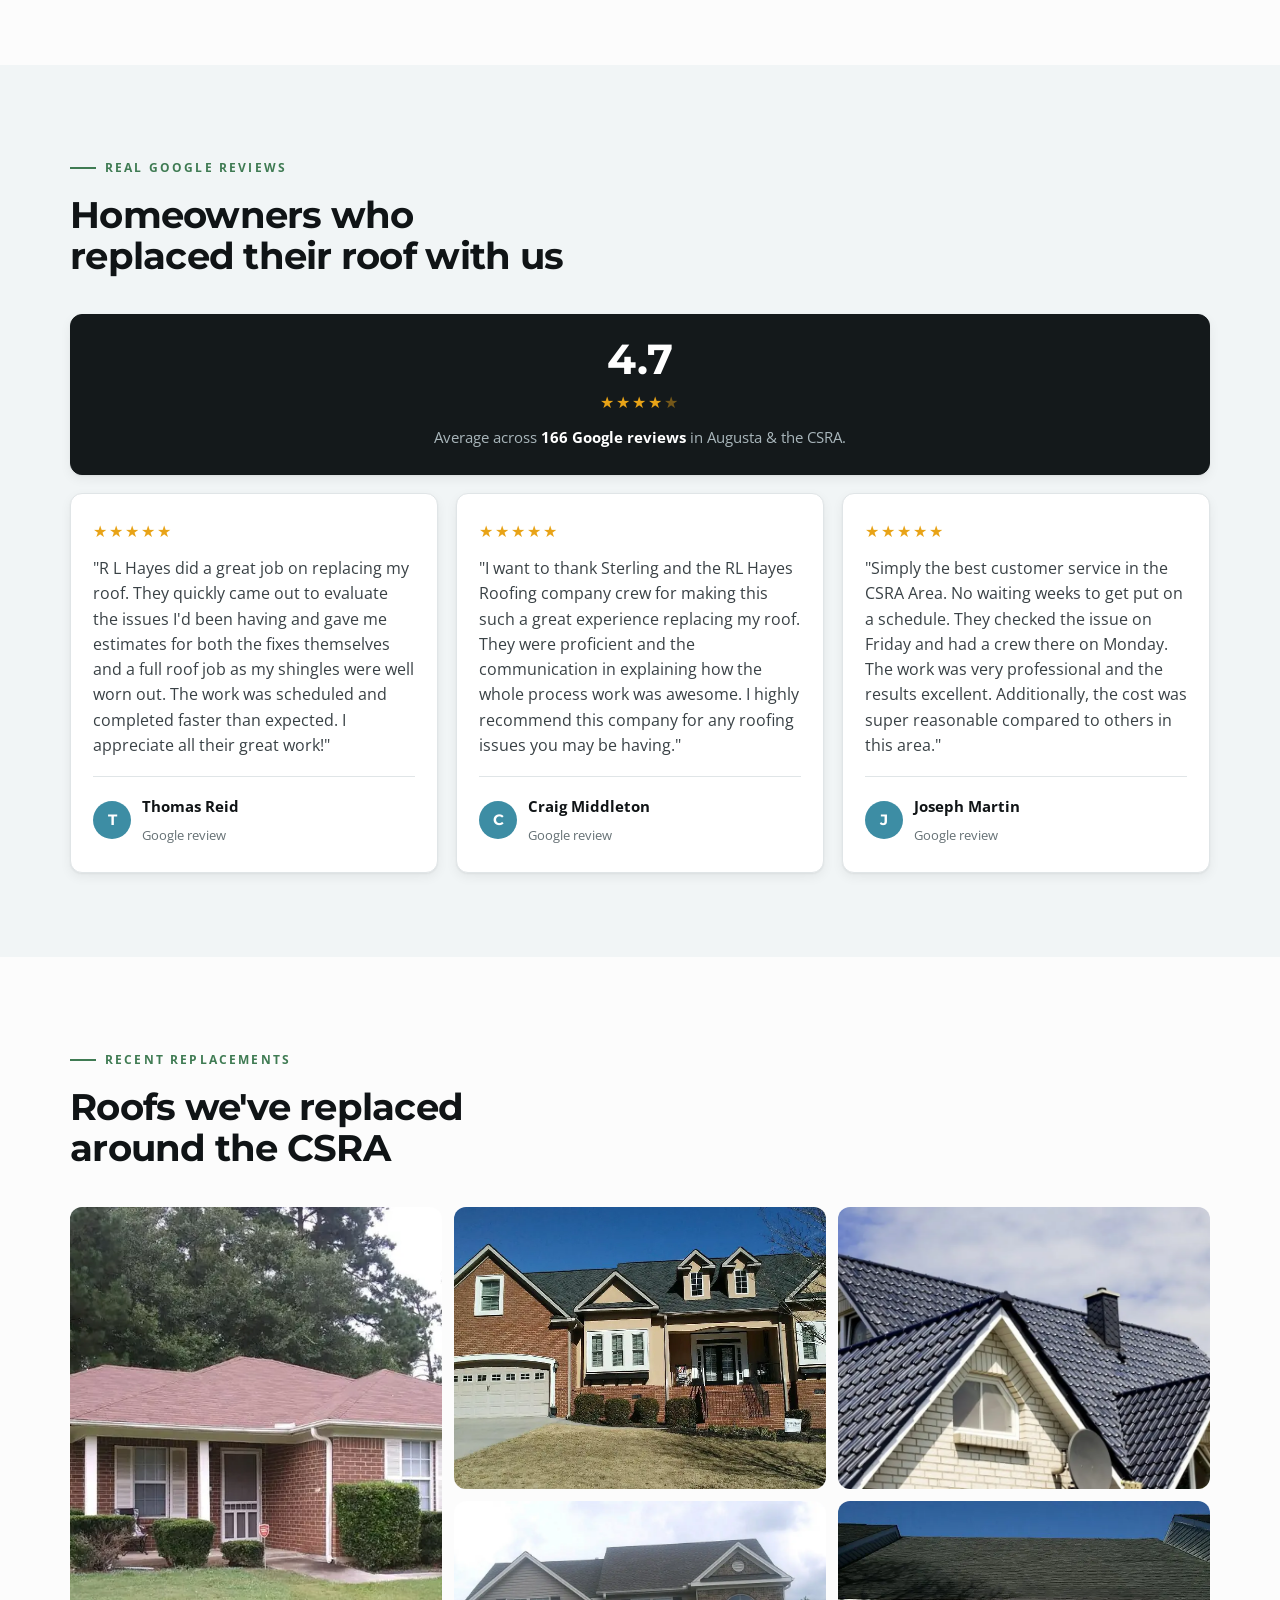
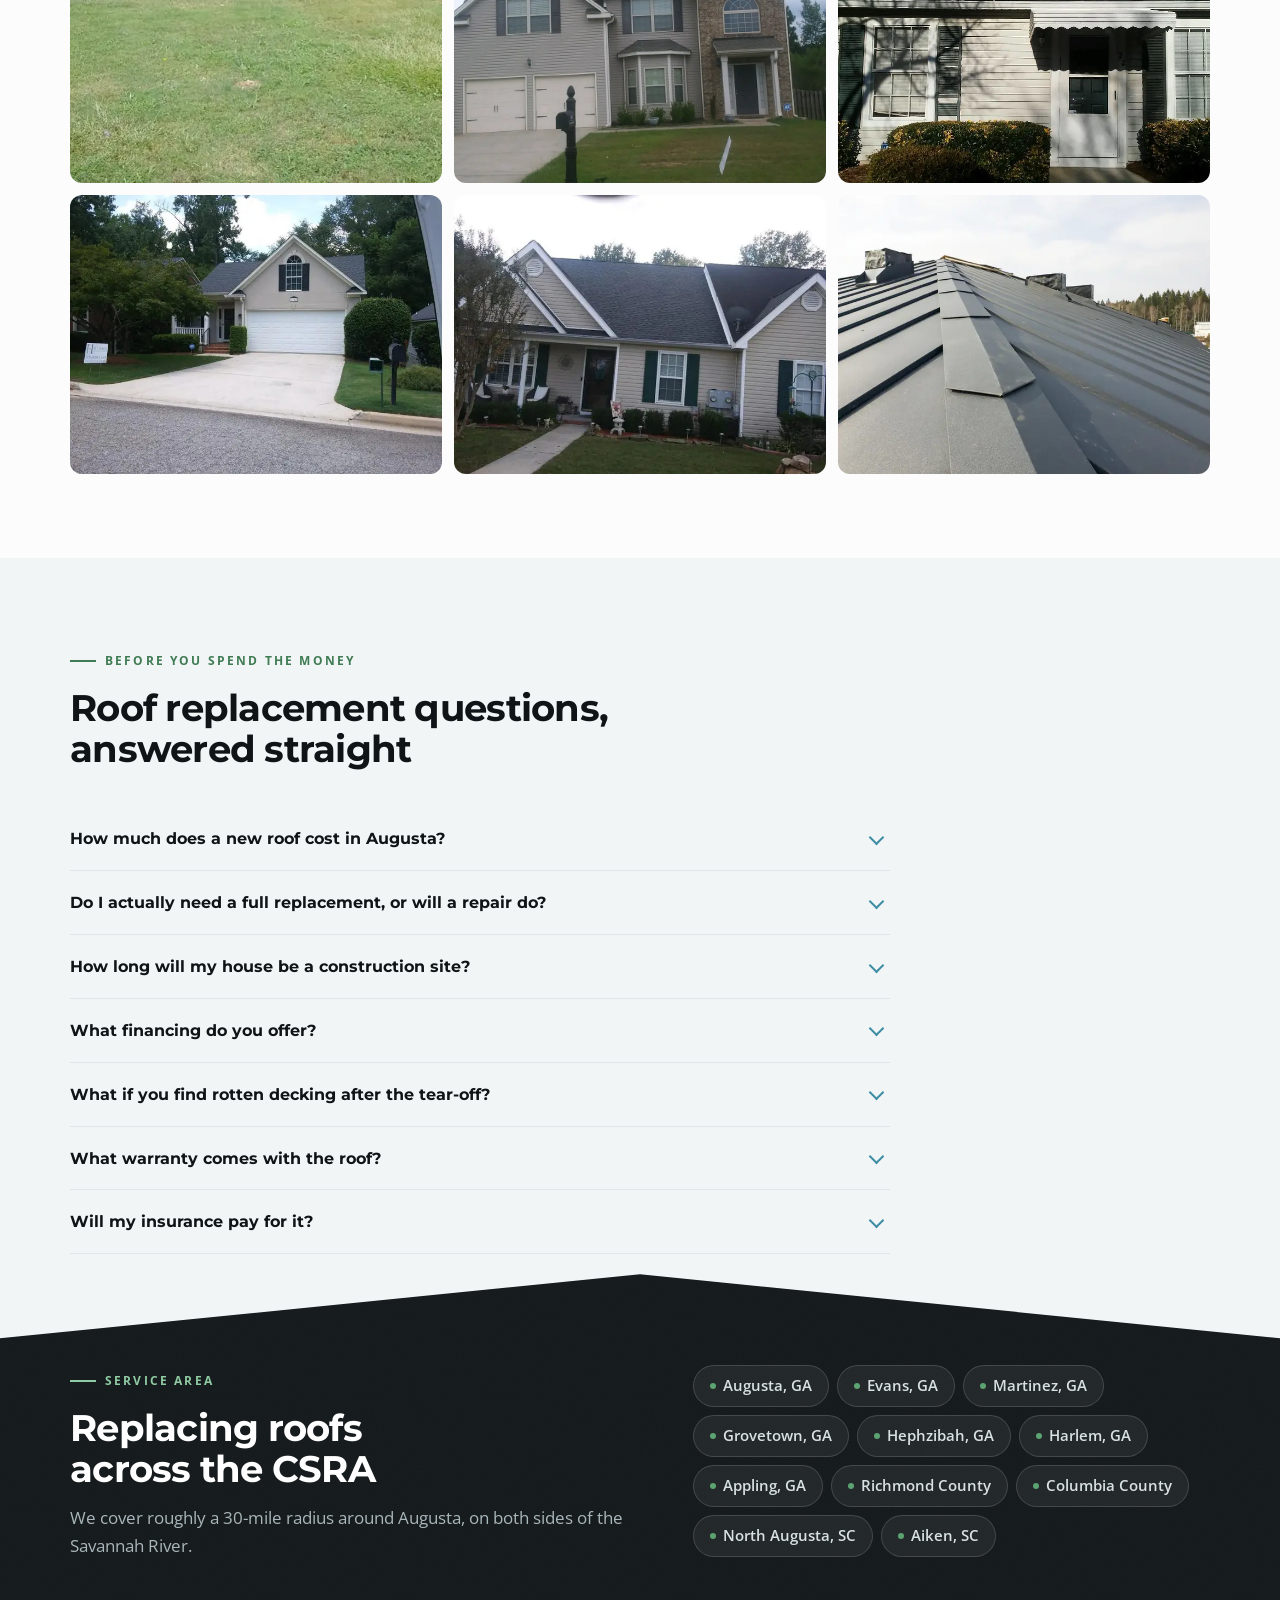
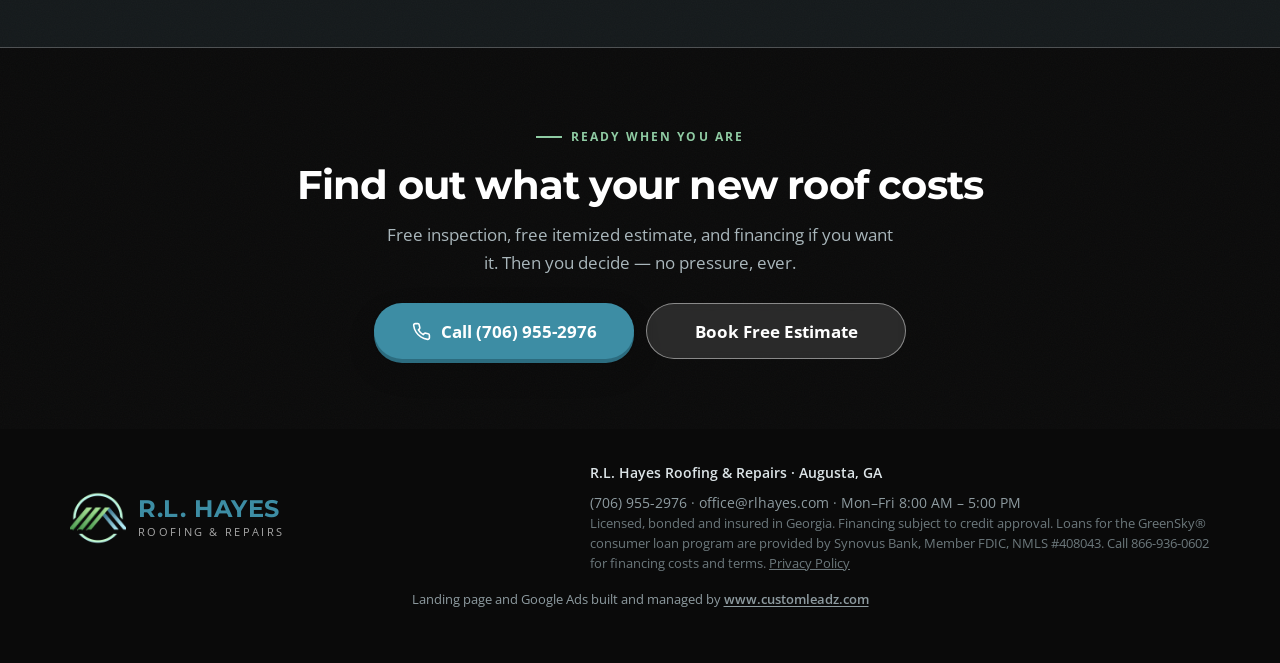
<file: roof-replacement.html>
<!DOCTYPE html>
<html lang="en">
<head>
<meta charset="utf-8">
<meta name="viewport" content="width=device-width, initial-scale=1">
<title>Roof Replacement &amp; New Roofs in Augusta, GA | Free Estimate | R.L. Hayes Roofing</title>
<meta name="description" content="Free written estimate on a new roof in Augusta, GA. GAF-trained crews, labor &amp; material warranties, monthly financing available. 4.7 stars, 166 Google reviews. Call (706) 955-2976.">
<meta name="robots" content="noindex, follow">
<link rel="icon" href="assets/img/favicon.png">

<link rel="preconnect" href="https://fonts.googleapis.com">
<link rel="preconnect" href="https://fonts.gstatic.com" crossorigin>
<link href="https://fonts.googleapis.com/css2?family=Montserrat:wght@600;700;800&family=Open+Sans:wght@400;600;700&display=swap" rel="stylesheet">
<link rel="stylesheet" href="assets/css/style.css?v=2">
<link rel="preload" as="image" href="assets/img/hero-replacement.webp" imagesrcset="assets/img/hero-replacement-800.webp 800w, assets/img/hero-replacement.webp 1280w" imagesizes="100vw" fetchpriority="high">

<!-- Zenbooker booking widget -->
<link href="https://cdn.zenbooker.com/widget/latest/zenbooker.css" rel="stylesheet" media="print" onload="this.media='all'">
<noscript><link href="https://cdn.zenbooker.com/widget/latest/zenbooker.css" rel="stylesheet"></noscript>

<!-- Google tag (gtag.js) — GA4 installed. When the Google Ads call conversion is
     created, add its gtag('config','AW-…') line plus the phone snippet below. -->
<script async src="https://www.googletagmanager.com/gtag/js?id=G-RRHRE8E6Z5"></script>
<script>
  window.dataLayer = window.dataLayer || [];
  function gtag(){dataLayer.push(arguments);}
  gtag('js', new Date());
  gtag('config', 'G-RRHRE8E6Z5');
  gtag('config', 'AW-16493269497');
  gtag('config', 'AW-16493269497/hXI_CLeV69kcEPmjzbg9', {
    'phone_conversion_number': '(706) 955-2976'
  });
</script>
</head>

<body data-page="roof-replacement">

<!-- ===================== INFO BAR ===================== -->
<div class="infobar">
  <div class="wrap">
    <span class="info-item">
      <svg viewBox="0 0 24 24" class="ico-stroke" aria-hidden="true"><path d="M20 10c0 6-8 12-8 12S4 16 4 10a8 8 0 0 1 16 0z"/><circle cx="12" cy="10" r="3"/></svg>
      Augusta, GA &amp; the CSRA
    </span>
    <span class="info-item info-hours">
      <svg viewBox="0 0 24 24" class="ico-stroke" aria-hidden="true"><circle cx="12" cy="12" r="10"/><path d="M12 6v6l4 2"/></svg>
      Mon–Fri 8:00am – 5:00pm
    </span>
    <span class="info-gap"></span>
    <a class="info-item info-mail" href="mailto:office@rlhayes.com">
      <svg viewBox="0 0 24 24" class="ico-stroke" aria-hidden="true"><rect x="2" y="4" width="20" height="16" rx="2"/><path d="m22 7-10 6L2 7"/></svg>
      office@rlhayes.com
    </a>
    <span class="info-item">
      <span class="info-dot"></span>
      Emergency Service Available
    </span>
  </div>
</div>

<!-- ===================== HEADER ===================== -->
<header class="topbar">
  <div class="wrap">
    <div class="brand">
      <img class="brand-mark" src="assets/img/logo-mark.png" alt="R.L. Hayes Roofing &amp; Repairs" width="56" height="56">
      <span class="brand-txt">
        <span class="brand-name">R.L. HAYES</span>
        <span class="brand-sub">Roofing &amp; Repairs</span>
      </span>
    </div>
    <a class="top-call" href="tel:+17069552976" data-loc="header">
      <span class="ico">
        <svg viewBox="0 0 24 24" class="ico-stroke" aria-hidden="true"><path d="M22 16.92v3a2 2 0 0 1-2.18 2 19.79 19.79 0 0 1-8.63-3.07 19.5 19.5 0 0 1-6-6 19.79 19.79 0 0 1-3.07-8.67A2 2 0 0 1 4.11 2h3a2 2 0 0 1 2 1.72 12.84 12.84 0 0 0 .7 2.81 2 2 0 0 1-.45 2.11L8.09 9.91a16 16 0 0 0 6 6l1.27-1.27a2 2 0 0 1 2.11-.45 12.84 12.84 0 0 0 2.81.7A2 2 0 0 1 22 16.92z"/></svg>
      </span>
      <span>
        <span class="num">(706) 955-2976</span>
      </span>
    </a>
  </div>
</header>

<!-- ===================== HERO ===================== -->
<section class="hero">
  <div class="hero-media">
    <img src="assets/img/hero-replacement.webp" srcset="assets/img/hero-replacement-800.webp 800w, assets/img/hero-replacement.webp 1280w" sizes="100vw" alt="Brick home in Augusta with a newly replaced shingle roof" width="1280" height="960" fetchpriority="high">
  </div>
  <div class="wrap">
    <div class="hero-copy">
      <h1 class="rise d1">Roof Replacement &amp; Install in Augusta — <em>Licensed &amp; Insured</em></h1>
      <p class="hero-sub rise d2">Need a new roof? See the full itemized price before you commit to anything. GAF-trained crews, warranties on labor and materials, and monthly payment plans if you want them.</p>

      <ul class="trio rise d3">
        <li>
          <svg viewBox="0 0 24 24" class="ico-stroke" aria-hidden="true"><path d="M12 2v20"/><path d="M17 5H9.5a3.5 3.5 0 0 0 0 7h5a3.5 3.5 0 0 1 0 7H6"/></svg>
          Financing Available
        </li>
        <li>
          <svg viewBox="0 0 24 24" class="ico-stroke" aria-hidden="true"><path d="M20 13c0 5-3.5 7.5-7.66 8.95a1 1 0 0 1-.67-.01C7.5 20.5 4 18 4 13V6a1 1 0 0 1 1-1c2 0 4.5-1.2 6.24-2.72a1.17 1.17 0 0 1 1.52 0C14.51 3.81 17 5 19 5a1 1 0 0 1 1 1z"/></svg>
          Licensed, Bonded &amp; Insured
        </li>
      </ul>

      <div class="cta-row rise d4">
        <a class="btn btn-call" href="tel:+17069552976" data-loc="hero">
          <svg viewBox="0 0 24 24" class="ico-stroke" aria-hidden="true"><path d="M22 16.92v3a2 2 0 0 1-2.18 2 19.79 19.79 0 0 1-8.63-3.07 19.5 19.5 0 0 1-6-6 19.79 19.79 0 0 1-3.07-8.67A2 2 0 0 1 4.11 2h3a2 2 0 0 1 2 1.72 12.84 12.84 0 0 0 .7 2.81 2 2 0 0 1-.45 2.11L8.09 9.91a16 16 0 0 0 6 6l1.27-1.27a2 2 0 0 1 2.11-.45 12.84 12.84 0 0 0 2.81.7A2 2 0 0 1 22 16.92z"/></svg>
          (706) 955-2976
        </a>
        <a class="btn btn-book" href="#book">Get My Free Estimate</a>
      </div>

      <p class="cta-note rise d5">
        <svg viewBox="0 0 24 24" class="ico-stroke" aria-hidden="true"><path d="M20 6 9 17l-5-5"/></svg>
        Free inspection first — if a repair will do, we'll tell you that instead.
      </p>
    </div>
  </div>
</section>

<!-- ===================== GOOGLE STRIP ===================== -->
<div class="gbar">
  <div class="wrap">
    <div class="gbar-score">
      <svg class="g" viewBox="0 0 48 48" aria-hidden="true"><path fill="#4285F4" d="M45.1 24.5c0-1.6-.1-3.2-.4-4.7H24v8.9h11.8c-.5 2.7-2 5-4.4 6.6v5.5h7.1c4.1-3.8 6.6-9.5 6.6-16.3z"/><path fill="#34A853" d="M24 46c5.9 0 10.9-2 14.5-5.2l-7.1-5.5c-2 1.3-4.5 2.1-7.4 2.1-5.7 0-10.6-3.9-12.3-9.1H4.4v5.7C8 41.3 15.4 46 24 46z"/><path fill="#FBBC05" d="M11.7 28.3c-.4-1.3-.7-2.7-.7-4.3s.3-2.9.7-4.3v-5.7H4.4A22 22 0 0 0 2 24c0 3.6.9 6.9 2.4 9.9l7.3-5.6z"/><path fill="#EA4335" d="M24 10.6c3.2 0 6.1 1.1 8.4 3.3l6.3-6.3C34.9 4.1 29.9 2 24 2 15.4 2 8 6.7 4.4 13.7l7.3 5.7c1.7-5.2 6.6-9.1 12.3-9.1z"/></svg>
      <b>4.7</b>
      <span class="stars">★★★★<span style="opacity:.45">★</span></span>
    </div>
    <p class="gbar-txt"><b>166 Google reviews</b> from Augusta &amp; CSRA homeowners</p>
  </div>
</div>

<!-- ===================== MATERIALS ===================== -->
<section class="sec sec-cream on-light">
  <div class="wrap">
    <div class="sec-head reveal">
      <span class="eyebrow">Your options</span>
      <h2>Shingle or metal — we'll help you choose</h2>
      <p>Both work well in Georgia's climate. The right answer depends on how long you plan to stay in the house and what you want to spend up front.</p>
    </div>

    <div class="benefits" style="grid-template-columns:repeat(auto-fit,minmax(250px,1fr))">
      <article class="benefit reveal" data-i="0">
        <h3>Architectural shingles</h3>
        <p style="margin-bottom:14px">The most popular choice in Augusta — durable, attractive, and available in a wide range of colors to match your house.</p>
        <img class="opt-img" src="assets/img/hero-shingles.webp" alt="Close-up of architectural shingles on a new roof" loading="lazy" width="724" height="483">
      </article>
      <article class="benefit reveal" data-i="1">
        <h3>Metal roofing</h3>
        <p style="margin-bottom:14px">Standing seam and metal panel systems — extremely durable with a 50+ year lifespan, energy efficient, and low maintenance.</p>
        <img class="opt-img" src="assets/img/opt-metal.webp" alt="Standing seam metal roof installed on a home" loading="lazy" width="683" height="512">
      </article>
      <article class="benefit reveal" data-i="2">
        <h3>Impact-rated shingles</h3>
        <p style="margin-bottom:14px">Rated for hail and severe weather, which suits the Augusta climate — and may reduce your homeowners insurance premium.</p>
        <img class="opt-img" src="assets/img/job-cape.webp" alt="Home with new impact rated shingle roof" loading="lazy" width="1000" height="750">
      </article>
      <article class="benefit reveal" data-i="3">
        <h3>Designer shingles</h3>
        <p style="margin-bottom:14px">Premium shingles that replicate the look of slate or cedar shake at a fraction of the cost — a high-end finish without the high-end price.</p>
        <img class="opt-img" src="assets/img/opt-designer.webp" alt="Designer tile-profile roof in a slate look" loading="lazy" width="480" height="360">
      </article>
    </div>
  </div>
</section>

<!-- ===================== BENEFITS ===================== -->
<section class="sec on-light">
  <div class="wrap">
    <div class="sec-head reveal">
      <span class="eyebrow">A new roof, done properly</span>
      <h2>What's actually included in your replacement</h2>
      <p>A roof replacement is one of the biggest purchases you'll make for your house. Here's what you're paying for — and what you're not.</p>
    </div>

    <div class="benefits">
      <article class="benefit reveal" data-i="0">
        <span class="ico"><svg viewBox="0 0 24 24" class="ico-stroke" aria-hidden="true"><path d="M14 2H6a2 2 0 0 0-2 2v16a2 2 0 0 0 2 2h12a2 2 0 0 0 2-2V8z"/><path d="M14 2v6h6"/><path d="M9 15h6"/></svg></span>
        <h3>An itemized written estimate</h3>
        <p>Line by line, before anything starts. You'll know what the materials cost, what the labor costs, and what happens if we find rotten decking.</p>
      </article>

      <article class="benefit reveal" data-i="1">
        <span class="ico"><svg viewBox="0 0 24 24" class="ico-stroke" aria-hidden="true"><path d="M3 10a2 2 0 0 1 .709-1.528l7-6a2 2 0 0 1 2.582 0l7 6A2 2 0 0 1 21 10v9a2 2 0 0 1-2 2H5a2 2 0 0 1-2-2z"/><path d="M15 21v-8a1 1 0 0 0-1-1h-4a1 1 0 0 0-1 1v8"/></svg></span>
        <h3>The decking checked, not covered up</h3>
        <p>We tear the old roof off, inspect what's underneath, and replace anything soft or rotten. Shingling over a bad deck is how roofs fail early.</p>
      </article>

      <article class="benefit reveal" data-i="2">
        <span class="ico"><svg viewBox="0 0 24 24" class="ico-stroke" aria-hidden="true"><path d="M20 13c0 5-3.5 7.5-7.66 8.95a1 1 0 0 1-.67-.01C7.5 20.5 4 18 4 13V6a1 1 0 0 1 1-1c2 0 4.5-1.2 6.24-2.72a1.17 1.17 0 0 1 1.52 0C14.51 3.81 17 5 19 5a1 1 0 0 1 1 1z"/><path d="m9 12 2 2 4-4"/></svg></span>
        <h3>Warranties on labor and materials</h3>
        <p>You get the manufacturer paperwork and our workmanship coverage in writing, so the investment is protected after we drive away.</p>
      </article>

      <article class="benefit reveal" data-i="3">
        <span class="ico"><svg viewBox="0 0 24 24" class="ico-stroke" aria-hidden="true"><path d="M12 2v20"/><path d="M17 5H9.5a3.5 3.5 0 0 0 0 7h5a3.5 3.5 0 0 1 0 7H6"/></svg></span>
        <h3>Monthly payments if you want them</h3>
        <p>We're a GreenSky® merchant. Break the project into payments that fit your budget instead of putting off a roof that needs doing.</p>
      </article>
    </div>
  </div>
</section>

<!-- ===================== STEPS ===================== -->
<section class="sec-dark pitch">
  <div class="wrap">
    <div class="sec-head reveal">
      <span class="eyebrow">The process</span>
      <h2>From first call to final walkthrough</h2>
      <p>Most homes we replace are finished in a day or two. Here's how the whole thing goes.</p>
    </div>

    <div class="steps" style="grid-template-columns:repeat(auto-fit,minmax(230px,1fr))">
      <div class="step reveal" data-i="0">
        <h3>Free inspection</h3>
        <p>We get on the roof, assess its real condition, and tell you honestly whether you need a replacement yet.</p>
      </div>
      <div class="step reveal" data-i="1">
        <h3>Written estimate</h3>
        <p>Itemized pricing and material options, at no cost. Take your time with it — there's no pressure from us.</p>
      </div>
      <div class="step reveal" data-i="2">
        <h3>Scheduled install</h3>
        <p>A clear start and end date that works for your household. Old roof off, decking checked, new system on.</p>
      </div>
      <div class="step reveal" data-i="3">
        <h3>Walkthrough &amp; cleanup</h3>
        <p>We clear the property, walk the job with you, and hand over your warranty paperwork.</p>
      </div>
    </div>
  </div>
</section>

<!-- ===================== BOOKING ===================== -->
<section class="sec book-sec" id="book">
  <div class="wrap">
    <div class="book-layout">
      <div>
        <div class="book-head">
          <span class="eyebrow" style="color:var(--green-deep)">No cost, no obligation</span>
          <h2>Get your free roof replacement estimate</h2>
          <p>Pick a time below and we'll come out, inspect the roof, and give you an itemized written price. If a repair would do the job instead, we'll tell you that.</p>
        </div>

        <div class="book-or">or call us direct</div>

        <div class="book-call">
          <a class="btn btn-call" href="tel:+17069552976" data-loc="booking-section">
            <svg viewBox="0 0 24 24" class="ico-stroke" aria-hidden="true"><path d="M22 16.92v3a2 2 0 0 1-2.18 2 19.79 19.79 0 0 1-8.63-3.07 19.5 19.5 0 0 1-6-6 19.79 19.79 0 0 1-3.07-8.67A2 2 0 0 1 4.11 2h3a2 2 0 0 1 2 1.72 12.84 12.84 0 0 0 .7 2.81 2 2 0 0 1-.45 2.11L8.09 9.91a16 16 0 0 0 6 6l1.27-1.27a2 2 0 0 1 2.11-.45 12.84 12.84 0 0 0 2.81.7A2 2 0 0 1 22 16.92z"/></svg>
            (706) 955-2976
          </a>
          <p class="cta-note" style="color:#6E6152">
            <svg viewBox="0 0 24 24" class="ico-stroke" aria-hidden="true" style="stroke:var(--green-deep)"><path d="M20 6 9 17l-5-5"/></svg>
            Mon–Fri 8:00 AM – 5:00 PM · Ask about GreenSky® financing
          </p>
        </div>
      </div>

      <!-- Start Zenbooker Booking Inline Embed code -->
      <div class="zen-wrapper" style="width: 100%; box-shadow: 0px 1px 8px rgba(0,0,0,0.08); border: 1px solid rgb(226, 226, 226); margin: auto; max-width: 1200px; overflow:hidden; position:relative; border-radius: 8px;">
        <div class="zenbooker-inline-widget" data-url="https://widget.zenbooker.com/book/1778688127930x942801148640165800?embed=true" style="min-width: 320px; height: 400px; border: 0; vertical-align: bottom; border-radius: 8px;"></div>
      </div>
      <!-- End Zenbooker Booking Inline Embed code -->
    </div>
  </div>
</section>

<!-- ===================== REVIEWS ===================== -->
<section class="sec sec-cream on-light">
  <div class="wrap">
    <div class="sec-head reveal">
      <span class="eyebrow">Real Google reviews</span>
      <h2>Homeowners who replaced their roof with us</h2>
    </div>

    <div class="reviews">
      <article class="review reveal" data-i="0" style="grid-column:1/-1;background:var(--ink-2);border-color:var(--ink-2);color:#C8D2D6;justify-content:center;text-align:center">
        <div style="font-family:'Montserrat',sans-serif;font-weight:700;font-size:2.6rem;color:#fff;line-height:1">4.7</div>
        <div class="stars" style="justify-self:center;margin:8px 0 10px">★★★★<span style="opacity:.45">★</span></div>
        <p style="font-size:15px;color:#A9B6BB;margin:0">Average across <strong style="color:#fff">166 Google reviews</strong> in Augusta &amp; the CSRA.</p>
      </article>

      <article class="review reveal" data-i="1">
        <div class="stars">★★★★★</div>
        <blockquote>"R L Hayes did a great job on replacing my roof. They quickly came out to evaluate the issues I'd been having and gave me estimates for both the fixes themselves and a full roof job as my shingles were well worn out. The work was scheduled and completed faster than expected. I appreciate all their great work!"</blockquote>
        <footer><span class="av">T</span><span><span class="who">Thomas Reid</span><br><span class="src">Google review</span></span></footer>
      </article>

      <article class="review reveal" data-i="2">
        <div class="stars">★★★★★</div>
        <blockquote>"I want to thank Sterling and the RL Hayes Roofing company crew for making this such a great experience replacing my roof. They were proficient and the communication in explaining how the whole process work was awesome. I highly recommend this company for any roofing issues you may be having."</blockquote>
        <footer><span class="av">C</span><span><span class="who">Craig Middleton</span><br><span class="src">Google review</span></span></footer>
      </article>

      <article class="review reveal" data-i="3">
        <div class="stars">★★★★★</div>
        <blockquote>"Simply the best customer service in the CSRA Area. No waiting weeks to get put on a schedule. They checked the issue on Friday and had a crew there on Monday. The work was very professional and the results excellent. Additionally, the cost was super reasonable compared to others in this area."</blockquote>
        <footer><span class="av">J</span><span><span class="who">Joseph Martin</span><br><span class="src">Google review</span></span></footer>
      </article>
    </div>
  </div>
</section>

<!-- ===================== GALLERY ===================== -->
<section class="sec on-light">
  <div class="wrap">
    <div class="sec-head reveal">
      <span class="eyebrow">Recent replacements</span>
      <h2>Roofs we've replaced around the CSRA</h2>
    </div>
    <div class="gallery reveal">
      <figure class="tall"><img src="assets/img/job-cape-cod.webp" alt="Completed shingle roof replacement on a brick home" loading="lazy" width="1000" height="750"></figure>
      <figure><img src="assets/img/job-brick-two-story.webp" alt="New architectural shingle roof on a two-story brick home" loading="lazy" width="1000" height="563"></figure>
      <figure><img src="assets/img/job-ranch-shingle.webp" alt="Ranch home with a completed shingle roof" loading="lazy" width="1000" height="608"></figure>
      <figure><img src="assets/img/job-two-story-tan.webp" alt="Two-story home with a new roof" loading="lazy" width="1000" height="750"></figure>
      <figure><img src="assets/img/job-green-ranch.webp" alt="Ranch home with a newly replaced roof" loading="lazy" width="1000" height="563"></figure>
      <figure><img src="assets/img/job-tan-ranch.webp" alt="Home in the CSRA with a completed roof replacement" loading="lazy" width="680" height="510"></figure>
      <figure><img src="assets/img/job-gable-white.webp" alt="Gable detail on a completed roof" loading="lazy" width="680" height="510"></figure>
      <figure><img src="assets/img/job-metal-ridge.webp" alt="Metal roof ridge detail on a completed installation" loading="lazy" width="680" height="510"></figure>
    </div>
  </div>
</section>

<!-- ===================== FAQ ===================== -->
<section class="sec sec-cream on-light">
  <div class="wrap">
    <div class="sec-head reveal">
      <span class="eyebrow">Before you spend the money</span>
      <h2>Roof replacement questions, answered straight</h2>
    </div>

    <div class="faq reveal">
      <details>
        <summary>How much does a new roof cost in Augusta?</summary>
        <div class="ans"><p>Anyone who quotes you a number over the phone is guessing. The price depends on your roof's size and pitch, the material you pick, how many layers are coming off, and how much decking underneath needs replacing. We inspect it, then hand you an itemized written estimate for free — so you're comparing a real number, not a range.</p></div>
      </details>
      <details>
        <summary>Do I actually need a full replacement, or will a repair do?</summary>
        <div class="ans"><p>Often a repair is enough, and we'll say so. You're generally looking at replacement when shingles are curling, cracking or missing across multiple areas, you're finding granules in your gutters, leaks keep coming back after repairs, or there's visible sagging. We'll show you what we find on your roof and let you decide.</p></div>
      </details>
      <details>
        <summary>How long will my house be a construction site?</summary>
        <div class="ans"><p>Most homes we replace are done in a day or two. You'll get a clear start and end date up front, and we schedule it around your household.</p></div>
      </details>
      <details>
        <summary>What financing do you offer?</summary>
        <div class="ans"><p>We're a GreenSky® merchant, with multiple repayment terms and competitive rates so you can pick a monthly payment that fits. Checking your options doesn't affect your credit. Subject to credit approval.</p></div>
      </details>
      <details>
        <summary>What if you find rotten decking after the tear-off?</summary>
        <div class="ans"><p>It happens, and it's the one thing nobody can see until the old roof comes off. That's why decking replacement is priced on your estimate up front — so if we find it, you already know exactly what it costs. No surprise invoices.</p></div>
      </details>
      <details>
        <summary>What warranty comes with the roof?</summary>
        <div class="ans"><p>Warranties on both labor and materials. We hand over all the manufacturer paperwork when the job is finished so your investment is documented and protected.</p></div>
      </details>
      <details>
        <summary>Will my insurance pay for it?</summary>
        <div class="ans"><p>If the damage came from a storm, often yes. Call us before you file if you can — we'll inspect and photograph everything in the format adjusters need, then work directly with your adjuster to get a fair settlement.</p></div>
      </details>
    </div>
  </div>
</section>

<!-- ===================== SERVICE AREA ===================== -->
<section class="sec-dark pitch">
  <div class="wrap">
    <div class="area-grid">
      <div class="reveal">
        <span class="eyebrow">Service area</span>
        <h2 style="font-size:clamp(1.6rem,5.4vw,2.3rem);margin-bottom:14px">Replacing roofs across the CSRA</h2>
        <p style="color:#A9B6BB">We cover roughly a 30-mile radius around Augusta, on both sides of the Savannah River.</p>
      </div>
      <ul class="cities reveal" data-i="1">
        <li>Augusta, GA</li>
        <li>Evans, GA</li>
        <li>Martinez, GA</li>
        <li>Grovetown, GA</li>
        <li>Hephzibah, GA</li>
        <li>Harlem, GA</li>
        <li>Appling, GA</li>
        <li>Richmond County</li>
        <li>Columbia County</li>
        <li>North Augusta, SC</li>
        <li>Aiken, SC</li>
      </ul>
    </div>
  </div>
</section>

<!-- ===================== FINAL CTA ===================== -->
<section class="sec-dark final" style="background:var(--ink);padding-block:70px">
  <div class="wrap narrow">
    <span class="eyebrow" style="justify-content:center">Ready when you are</span>
    <h2>Find out what your new roof costs</h2>
    <p>Free inspection, free itemized estimate, and financing if you want it. Then you decide — no pressure, ever.</p>
    <div class="cta-row">
      <a class="btn btn-call" href="tel:+17069552976" data-loc="final">
        <svg viewBox="0 0 24 24" class="ico-stroke" aria-hidden="true"><path d="M22 16.92v3a2 2 0 0 1-2.18 2 19.79 19.79 0 0 1-8.63-3.07 19.5 19.5 0 0 1-6-6 19.79 19.79 0 0 1-3.07-8.67A2 2 0 0 1 4.11 2h3a2 2 0 0 1 2 1.72 12.84 12.84 0 0 0 .7 2.81 2 2 0 0 1-.45 2.11L8.09 9.91a16 16 0 0 0 6 6l1.27-1.27a2 2 0 0 1 2.11-.45 12.84 12.84 0 0 0 2.81.7A2 2 0 0 1 22 16.92z"/></svg>
        Call (706) 955-2976
      </a>
      <a class="btn btn-book" href="#book">Book Free Estimate</a>
    </div>
  </div>
</section>

<!-- ===================== FOOTER ===================== -->
<footer class="foot">
  <div class="wrap">
    <div class="brand">
      <img class="brand-mark" src="assets/img/logo-mark.png" alt="R.L. Hayes Roofing &amp; Repairs" width="48" height="48">
      <span class="brand-txt">
        <span class="brand-name">R.L. HAYES</span>
        <span class="brand-sub">Roofing &amp; Repairs</span>
      </span>
    </div>
    <div>
      <p class="nap">R.L. Hayes Roofing &amp; Repairs · Augusta, GA</p>
      <p style="margin:0">(706) 955-2976 · office@rlhayes.com · Mon–Fri 8:00 AM – 5:00 PM</p>
      <p class="fine">Licensed, bonded and insured in Georgia. Financing subject to credit approval. Loans for the GreenSky® consumer loan program are provided by Synovus Bank, Member FDIC, NMLS #408043. Call 866-936-0602 for financing costs and terms. <a href="privacy" style="color:inherit;text-decoration:underline">Privacy Policy</a></p>
    </div>
  </div>

  <div class="cl-credit" style="text-align:center;font-size:.8rem;line-height:1.5;padding:16px 16px 18px;margin:0 auto">Landing page and Google Ads built and managed by <a href="https://www.customleadz.com" target="_blank" rel="noopener" style="color:inherit;font-weight:600;text-decoration:underline;text-underline-offset:2px">www.customleadz.com</a></div>
</footer>

<!-- ===================== STICKY MOBILE CALL BAR ===================== -->
<div class="callbar">
  <a class="btn btn-call" href="tel:+17069552976" data-loc="sticky-bar">(706) 955-2976</a>
  <a class="btn btn-book" href="#book">Book Inspection</a>
</div>

<script src="https://cdn.zenbooker.com/widget/latest/zenbooker.js" defer></script>
<script src="assets/js/main.js?v=3" defer></script>
</body>
</html>
</file>
<file: assets/css/style.css>
/* ==========================================================================
   R.L. Hayes Roofing & Repairs — Google Ads landing pages
   Brand matched to rlhayes.com (2026 refresh):
     black header, teal #3D8DA4 primary, green #5CA372 secondary,
     Montserrat headings, Open Sans body, pill buttons.
   Signature motif: the roof-pitch notch — it echoes the chevron in the logo mark.
   ========================================================================== */

:root {
  /* Brand — taken from rlhayes.com computed styles */
  --teal:        #3D8DA4;   /* --primary: 193 46% 44% */
  --teal-bright: #58A9C0;
  --teal-deep:   #2C6C7F;
  --teal-pale:   #E4F0F4;   /* --accent: 193 40% 92% */
  --green:       #5CA372;   /* --secondary: 139 28% 50% */
  --green-deep:  #3F7B53;
  --green-soft:  #8FCBA3;

  --ink:      #0A0A0A;      /* header black */
  --ink-2:    #14191B;      /* dark sections */
  --ink-3:    #1E2427;

  --paper:  #FCFCFC;
  --mist:   #F1F5F6;
  --line:   #E0E5E7;
  --body:   #2B3134;
  --muted:  #667175;
  --star:   #E8A317;
  --alert:  #C4472B;

  --wrap: 1180px;
  --r: 12px;
  --pill: 999px;
  --pitch: 46px;

  --shadow-sm: 0 1px 2px rgba(10,10,10,.05), 0 4px 12px rgba(10,10,10,.06);
  --shadow-md: 0 2px 4px rgba(10,10,10,.07), 0 12px 32px rgba(10,10,10,.10);

  --grain: url("data:image/svg+xml,%3Csvg xmlns='http://www.w3.org/2000/svg' width='140' height='140'%3E%3Cfilter id='n'%3E%3CfeTurbulence type='fractalNoise' baseFrequency='.85' numOctaves='3'/%3E%3C/filter%3E%3Crect width='140' height='140' filter='url(%23n)' opacity='.32'/%3E%3C/svg%3E");
}

*, *::before, *::after { box-sizing: border-box; }

html { -webkit-text-size-adjust: 100%; scroll-behavior: smooth; }

body {
  margin: 0;
  background: var(--paper);
  color: var(--body);
  font: 400 17px/1.65 "Open Sans", ui-sans-serif, -apple-system, sans-serif;
  -webkit-font-smoothing: antialiased;
  overflow-x: hidden;
}

img { max-width: 100%; display: block; }

h1, h2, h3, .display {
  font-family: "Montserrat", ui-sans-serif, sans-serif;
  font-weight: 700;
  letter-spacing: -.02em;
  line-height: 1.12;
  color: #101416;
  margin: 0;
  text-wrap: balance;
}

p { margin: 0 0 1em; text-wrap: pretty; }
p:last-child { margin-bottom: 0; }

a { color: inherit; }

.wrap { width: 100%; max-width: var(--wrap); margin-inline: auto; padding-inline: 20px; }
.narrow { max-width: 780px; }

section { position: relative; }

/* --- Roof-pitch notch: echoes the chevron in the logo mark --------------- */
.pitch {
  clip-path: polygon(0 var(--pitch), 50% 0, 100% var(--pitch), 100% 100%, 0 100%);
  margin-top: calc(var(--pitch) * -1);
  padding-top: calc(var(--pitch) + 54px);
}

/* --- Eyebrow label ------------------------------------------------------ */
.eyebrow {
  display: inline-flex; align-items: center; gap: 9px;
  font-size: 12px; font-weight: 700;
  letter-spacing: .18em; text-transform: uppercase;
  color: var(--green-soft); margin-bottom: 16px;
}
.eyebrow::before { content: ""; width: 26px; height: 2px; background: var(--green-soft); flex: none; }
.on-light .eyebrow { color: var(--green-deep); }
.on-light .eyebrow::before { background: var(--green-deep); }

/* ==========================================================================
   Info bar — thin utility strip above the header, matching rlhayes.com
   ========================================================================== */
.infobar {
  position: relative; z-index: 21;
  background: #111517;
  border-bottom: 1px solid rgba(255,255,255,.07);
}
.infobar .wrap {
  display: flex; align-items: center; gap: 22px;
  padding-block: 8px;
  font-size: 12.5px; font-weight: 600; color: rgba(255,255,255,.72);
}
.info-item {
  display: inline-flex; align-items: center; gap: 7px;
  color: inherit; text-decoration: none; white-space: nowrap;
}
a.info-item:hover { color: #fff; }
.info-item svg { width: 14px; height: 14px; flex: none; }
.info-item svg.ico-stroke { stroke: var(--teal-bright); }
.info-gap { flex: 1; }
.info-dot {
  width: 7px; height: 7px; border-radius: 50%; flex: none;
  background: var(--green); box-shadow: 0 0 6px rgba(92,163,114,.8);
}

/* ==========================================================================
   Header — black bar + logo lockup, matching rlhayes.com
   ========================================================================== */
.topbar {
  position: relative; z-index: 20;
  background: var(--ink);
  border-bottom: 1px solid rgba(255,255,255,.08);
}
.topbar .wrap {
  display: flex; align-items: center; justify-content: space-between;
  gap: 16px; padding-block: 12px;
}

.brand { display: flex; align-items: center; gap: 12px; }
.brand-mark { width: 56px; height: 56px; flex: none; }
.brand-txt { display: flex; flex-direction: column; line-height: 1; }
.brand-name {
  font-family: "Montserrat", sans-serif; font-weight: 700;
  font-size: 24px; letter-spacing: .6px; color: var(--teal);
}
.brand-sub {
  font-size: 10.5px; font-weight: 400; letter-spacing: .22em;
  text-transform: uppercase; color: rgba(255,255,255,.65); margin-top: 6px;
}

.top-call { display: flex; align-items: center; gap: 13px; text-decoration: none; }
.top-call .num {
  font-family: "Open Sans", sans-serif; font-weight: 700;
  font-size: 20px; color: #fff; line-height: 1.1; white-space: nowrap;
}
.top-call .lbl {
  display: block; font-size: 10.5px; font-weight: 600; letter-spacing: .1em;
  text-transform: uppercase; color: rgba(255,255,255,.5); margin-top: 3px;
}
.top-call .ico {
  width: 42px; height: 42px; flex: none; border-radius: 50%;
  background: var(--teal); display: grid; place-items: center;
}
.top-call .ico svg { width: 20px; height: 20px; }

/* ==========================================================================
   Hero
   ========================================================================== */
.hero { position: relative; background: var(--ink); overflow: hidden; }
.hero-media { position: absolute; inset: 0; }
.hero-media img { width: 100%; height: 100%; object-fit: cover; }
.hero-media::after {
  content: ""; position: absolute; inset: 0;
  background:
    linear-gradient(180deg, rgba(8,12,14,.88) 0%, rgba(8,12,14,.60) 38%, rgba(8,12,14,.92) 100%),
    linear-gradient(90deg, rgba(8,12,14,.86) 0%, rgba(8,12,14,.18) 72%);
}
.hero-media::before {
  content: ""; position: absolute; inset: 0; z-index: 2;
  background-image: var(--grain); opacity: .14; mix-blend-mode: overlay;
  pointer-events: none;
}
.hero .wrap { position: relative; z-index: 3; padding-block: 46px 40px; }
.hero-copy { max-width: 680px; color: #fff; }

.hero h1 {
  font-size: clamp(1.95rem, 7vw, 3.35rem);
  font-weight: 800; color: #fff; margin-bottom: 16px;
}
.hero h1 em { font-style: normal; color: var(--teal-bright); }

.hero-sub {
  font-size: clamp(1rem, 4vw, 1.15rem);
  color: #D5DEE1; max-width: 46ch; margin-bottom: 22px;
}

/* Trust trio — exactly three, above the fold */
.trio { display: flex; flex-wrap: wrap; gap: 8px; margin-bottom: 24px; padding: 0; list-style: none; }
.trio li {
  display: flex; align-items: center; gap: 7px;
  background: rgba(255,255,255,.10);
  border: 1px solid rgba(255,255,255,.20);
  backdrop-filter: blur(3px);
  border-radius: var(--pill); padding: 7px 15px 7px 12px;
  font-size: 13.5px; font-weight: 600; color: #fff;
}
.trio svg { width: 15px; height: 15px; flex: none; }
.trio .stars { color: var(--star); letter-spacing: -1px; }

/* CTA buttons — pills, matching their site */
.cta-row { display: flex; flex-wrap: wrap; gap: 12px; }

.btn {
  display: inline-flex; align-items: center; justify-content: center; gap: 10px;
  min-height: 56px; padding: 0 30px;
  border: 0; border-radius: var(--pill);
  font: 700 17px/1 "Open Sans", sans-serif;
  text-decoration: none; cursor: pointer;
  transition: transform .16s ease, box-shadow .16s ease, background .16s ease;
}
.btn svg { width: 19px; height: 19px; flex: none; }
.btn:hover { transform: translateY(-2px); }
.btn:active { transform: translateY(0); }

.btn-call {
  background: var(--teal); color: #fff;
  box-shadow: 0 4px 0 var(--teal-deep), var(--shadow-md);
}
.btn-call:hover { background: var(--teal-bright); }
.btn-call:active { box-shadow: 0 1px 0 var(--teal-deep); transform: translateY(3px); }

.btn-book {
  background: rgba(255,255,255,.12); color: #fff;
  border: 1.5px solid rgba(255,255,255,.45);
  backdrop-filter: blur(4px);
}
.btn-book:hover { background: rgba(255,255,255,.2); }

.on-light .btn-book {
  background: #fff; color: var(--teal);
  border: 1.5px solid var(--teal);
  box-shadow: var(--shadow-sm);
}
.on-light .btn-book:hover { background: var(--teal-pale); }

.cta-note {
  margin-top: 14px; font-size: 13.5px; color: #B9C5C9;
  display: flex; align-items: center; gap: 7px;
}
.cta-note svg { width: 15px; height: 15px; flex: none; }

/* ==========================================================================
   Google review strip
   ========================================================================== */
.gbar { background: var(--mist); border-block: 1px solid var(--line); }
.gbar .wrap {
  display: flex; align-items: center; justify-content: center;
  flex-wrap: wrap; gap: 10px 20px; padding-block: 15px; text-align: center;
}
.gbar-score { display: flex; align-items: center; gap: 10px; }
.gbar-score .g { width: 24px; height: 24px; flex: none; }
.gbar-score b { font-family: "Montserrat", sans-serif; font-size: 22px; color: #101416; }
.gbar .stars { color: var(--star); font-size: 18px; letter-spacing: 1px; }
.gbar-txt { font-size: 14.5px; color: var(--muted); font-weight: 400; }
.gbar-txt b { color: #101416; font-weight: 700; }

/* ==========================================================================
   Section frames
   ========================================================================== */
.sec { padding-block: 62px; }
.sec-dark { background: var(--ink-2); color: #C8D2D6; padding-block: 66px; }
.sec-dark::before {
  content: ""; position: absolute; inset: 0;
  background-image: var(--grain); opacity: .10; pointer-events: none;
}
.sec-dark > * { position: relative; z-index: 1; }
.sec-dark h2, .sec-dark h3 { color: #fff; }

.sec-cream { background: var(--mist); }

.sec-head { max-width: 720px; margin-bottom: 38px; }
.sec-head h2 { font-size: clamp(1.55rem, 5.2vw, 2.3rem); margin-bottom: 12px; }
.sec-head p { color: var(--muted); font-size: 17px; }
.sec-dark .sec-head p { color: #A9B6BB; }

/* ==========================================================================
   Benefits
   ========================================================================== */
.benefits { display: grid; gap: 14px; }
.benefit {
  background: #fff; border: 1px solid var(--line); border-radius: var(--r);
  padding: 24px 22px; box-shadow: var(--shadow-sm);
  border-top: 3px solid var(--teal);
}
.benefit .ico {
  width: 46px; height: 46px; border-radius: 50%; background: var(--teal-pale);
  display: grid; place-items: center; margin-bottom: 15px;
}
.benefit .ico svg { width: 23px; height: 23px; }
.benefit h3 { font-size: 1.12rem; margin-bottom: 8px; }
.benefit p { font-size: 15.5px; color: var(--muted); }

/* ==========================================================================
   Steps
   ========================================================================== */
.steps { display: grid; gap: 26px; counter-reset: s; }
.step { position: relative; padding-left: 66px; counter-increment: s; }
.step::before {
  content: counter(s, decimal-leading-zero);
  position: absolute; left: 0; top: -4px;
  font-family: "Montserrat", sans-serif; font-weight: 800; font-size: 30px;
  color: var(--teal-bright); line-height: 1;
}
.step::after {
  content: ""; position: absolute; left: 22px; top: 34px; bottom: -26px;
  width: 1px; background: rgba(88,169,192,.30);
}
.step:last-child::after { display: none; }
.step h3 { font-size: 1.1rem; margin-bottom: 6px; }
.step p { font-size: 15.5px; color: #A9B6BB; }

/* ==========================================================================
   Booking (Zenbooker)
   ========================================================================== */
.book-sec { background: var(--paper); }
.book-head { text-align: center; max-width: 660px; margin: 0 auto 30px; }
.book-head h2 { font-size: clamp(1.55rem, 5.2vw, 2.2rem); margin-bottom: 12px; }
.book-head p { color: var(--muted); }

.book-or {
  display: flex; align-items: center; gap: 16px;
  max-width: 620px; margin: 26px auto 24px;
  color: var(--muted); font-size: 12px; font-weight: 700;
  letter-spacing: .14em; text-transform: uppercase;
}
.book-or::before, .book-or::after { content: ""; height: 1px; background: var(--line); flex: 1; }
.book-call { text-align: center; }
.book-call .btn { width: min(100%, 420px); }
.zen-wrapper { margin-top: 8px; }

/* ==========================================================================
   Reviews
   ========================================================================== */
.reviews { display: grid; gap: 16px; }
.review {
  background: #fff; border: 1px solid var(--line); border-radius: var(--r);
  padding: 24px 22px; box-shadow: var(--shadow-sm);
  display: flex; flex-direction: column;
}
.review .stars { color: var(--star); font-size: 16px; letter-spacing: 2px; margin-bottom: 12px; }
.review blockquote { margin: 0 0 18px; font-size: 15.6px; line-height: 1.62; color: #394145; }
.review footer {
  margin-top: auto; padding-top: 15px; border-top: 1px solid var(--line);
  display: flex; align-items: center; gap: 11px;
}
.review .av {
  width: 38px; height: 38px; border-radius: 50%; flex: none;
  background: var(--teal); color: #fff;
  display: grid; place-items: center;
  font-family: "Montserrat", sans-serif; font-weight: 700; font-size: 15px;
}
.review .who { font-weight: 700; font-size: 15px; color: #101416; }
.review .src { font-size: 12.5px; color: var(--muted); }

/* ==========================================================================
   Gallery
   ========================================================================== */
.gallery { display: grid; gap: 10px; grid-template-columns: repeat(2, 1fr); }
.gallery figure { margin: 0; border-radius: var(--r); overflow: hidden; background: var(--ink-3); }
.gallery img {
  width: 100%; height: 100%; object-fit: cover; aspect-ratio: 4/3;
  transition: transform .5s cubic-bezier(.2,.7,.3,1);
}
.gallery figure:hover img { transform: scale(1.05); }
.gallery .tall { grid-row: span 2; }
.gallery .tall img { aspect-ratio: 4/6.2; }

/* ==========================================================================
   Service area
   ========================================================================== */
.area-grid { display: grid; gap: 30px; }
.cities { display: flex; flex-wrap: wrap; gap: 8px; list-style: none; padding: 0; margin: 0; }
.cities li {
  background: #fff; border: 1px solid var(--line); border-radius: var(--pill);
  padding: 8px 16px; font-size: 14.5px; font-weight: 600; color: #101416;
  display: flex; align-items: center; gap: 7px;
}
.cities li::before {
  content: ""; width: 6px; height: 6px; border-radius: 50%;
  background: var(--green); flex: none;
}
.sec-dark .cities li {
  background: rgba(255,255,255,.06); border-color: rgba(255,255,255,.15); color: #D8E1E4;
}

/* ==========================================================================
   FAQ
   ========================================================================== */
.faq { max-width: 820px; }
.faq details { border-bottom: 1px solid var(--line); }
.faq summary {
  list-style: none; cursor: pointer;
  padding: 20px 44px 20px 0; position: relative;
  font-family: "Montserrat", sans-serif; font-weight: 700; font-size: 1.02rem;
  line-height: 1.4; color: #101416;
}
.faq summary::-webkit-details-marker { display: none; }
.faq summary::after {
  content: ""; position: absolute; right: 8px; top: 50%;
  width: 11px; height: 11px; margin-top: -7px;
  border-right: 2.5px solid var(--teal); border-bottom: 2.5px solid var(--teal);
  transform: rotate(45deg); transition: transform .25s ease;
}
.faq details[open] summary::after { transform: rotate(-135deg); margin-top: -2px; }
.faq .ans { padding: 0 8px 22px 0; color: var(--muted); font-size: 15.6px; }
.faq .ans p { margin-bottom: .7em; }

/* ==========================================================================
   Final CTA
   ========================================================================== */
.final { text-align: center; }
.final h2 { font-size: clamp(1.65rem, 5.8vw, 2.5rem); margin-bottom: 14px; }
.final p { color: #A9B6BB; max-width: 52ch; margin-inline: auto; margin-bottom: 26px; }
.final .cta-row { justify-content: center; }
.final .btn { min-width: 260px; }
.final .cta-note { justify-content: center; }

/* ==========================================================================
   Footer — no links, no leaks
   ========================================================================== */
.foot { background: var(--ink); color: #8E9BA0; padding: 32px 0 36px; text-align: center; font-size: 14px; }
.foot .brand { justify-content: center; margin-bottom: 16px; }
.foot .nap { color: #DDE5E8; font-weight: 600; margin-bottom: 6px; }
.foot .fine { font-size: 12.5px; color: #6C787C; margin-top: 14px; line-height: 1.6; }

/* ==========================================================================
   Sticky mobile call bar
   ========================================================================== */
.callbar {
  position: fixed; left: 0; right: 0; bottom: 0; z-index: 60;
  display: grid; grid-template-columns: 1fr 1fr; gap: 9px;
  padding: 9px 12px calc(9px + env(safe-area-inset-bottom));
  background: rgba(10,10,10,.97);
  backdrop-filter: blur(8px);
  border-top: 1px solid rgba(255,255,255,.12);
  box-shadow: 0 -6px 24px rgba(0,0,0,.3);
  /* Hidden while the hero (which has its own call/book buttons) is on screen;
     main.js adds .show once the visitor scrolls past it. */
  transform: translateY(110%);
  transition: transform .35s ease;
}
.callbar.show { transform: translateY(0); }
.callbar .btn { min-height: 52px; padding: 0 12px; font-size: 15.5px; box-shadow: none; }
.callbar .btn:hover { transform: none; }
.callbar .btn-book { background: rgba(255,255,255,.10); border-color: rgba(255,255,255,.32); }

body { padding-bottom: 76px; }

/* ==========================================================================
   Entrance animation
   ========================================================================== */
@media (prefers-reduced-motion: no-preference) {
  .rise { opacity: 0; transform: translateY(16px); animation: rise .7s cubic-bezier(.2,.7,.3,1) forwards; }
  .d1 { animation-delay: .06s } .d2 { animation-delay: .14s }
  .d3 { animation-delay: .22s } .d4 { animation-delay: .30s } .d5 { animation-delay: .38s }
  @keyframes rise { to { opacity: 1; transform: none; } }

  .reveal { opacity: 0; transform: translateY(20px); transition: opacity .6s ease, transform .6s cubic-bezier(.2,.7,.3,1); }
  .reveal.in { opacity: 1; transform: none; }
}

/* ==========================================================================
   Icons
   ========================================================================== */
.ico-stroke {
  fill: none; stroke: currentColor; stroke-width: 2;
  stroke-linecap: round; stroke-linejoin: round;
}
.top-call .ico svg.ico-stroke { stroke: #fff; }
.benefit .ico svg.ico-stroke { stroke: var(--teal); }
.trio svg.ico-stroke { stroke: var(--green-soft); }
.cta-note svg.ico-stroke { stroke: var(--green-soft); }

/* ==========================================================================
   Small phones — keep the header to one tight line
   ========================================================================== */
@media (max-width: 760px) {
  .info-mail { display: none; }
}
@media (max-width: 520px) {
  .infobar .wrap { gap: 12px; font-size: 11.5px; padding-block: 7px; }
  .info-hours { display: none; }
  .topbar .wrap { padding-block: 10px; gap: 10px; }
  .brand-mark { width: 44px; height: 44px; }
  .brand-name { font-size: 18px; }
  .brand-sub { font-size: 8.5px; letter-spacing: .16em; margin-top: 4px; }
  .top-call { gap: 8px; }
  .top-call .ico { display: none; }
  .top-call .num { font-size: 16px; }
  .top-call .lbl { display: none; }
  .hero h1 { font-size: clamp(1.8rem, 7.6vw, 2.4rem); }
}

/* ==========================================================================
   Desktop
   ========================================================================== */
@media (min-width: 700px) {
  .benefits { grid-template-columns: repeat(2, 1fr); gap: 18px; }
  .reviews  { grid-template-columns: repeat(2, 1fr); gap: 18px; }
  .gallery  { grid-template-columns: repeat(3, 1fr); gap: 12px; }
  .hero .wrap { padding-block: 76px 68px; }
  .sec { padding-block: 84px; }
  .sec-dark { padding-block: 88px; }
}

@media (min-width: 950px) {
  :root { --pitch: 64px; }
  body { padding-bottom: 0; }
  .callbar { display: none; }

  .benefits { grid-template-columns: repeat(4, 1fr); }
  .reviews  { grid-template-columns: repeat(3, 1fr); }
  .steps    { grid-template-columns: repeat(3, 1fr); gap: 34px; }
  .step::after { display: none; }

  .hero .wrap { padding-block: 104px 92px; }

  .area-grid { grid-template-columns: 1.1fr 1fr; align-items: center; gap: 54px; }

  .book-layout { display: grid; grid-template-columns: 1fr 1.35fr; gap: 46px; align-items: start; }
  .book-layout .book-head { text-align: left; margin: 0; }
  .book-layout .book-call { text-align: left; }
  .book-layout .book-or { margin-inline: 0; }
  .book-layout .book-call .btn { width: auto; min-width: 280px; }

  .foot { text-align: left; }
  .foot .wrap { display: flex; align-items: center; justify-content: space-between; gap: 30px; flex-wrap: wrap; }
  .foot .brand { margin-bottom: 0; }
  .foot .fine { max-width: 620px; margin-top: 0; }
}

/* Focus visibility for keyboard users */
:focus-visible { outline: 3px solid var(--teal-bright); outline-offset: 3px; border-radius: 4px; }

/* ==========================================================================
   Roofing-contractor page only — tighter hero so the Google reviews bar
   sits above the fold on a typical laptop screen
   ========================================================================== */
body[data-page="roofing-contractor"] .hero .wrap { padding-block: 38px 30px; }
@media (min-width: 700px) {
  body[data-page="roofing-contractor"] .hero .wrap { padding-block: 54px 40px; }
}
@media (min-width: 950px) {
  body[data-page="roofing-contractor"] .hero .wrap { padding-block: 60px 44px; }
}

/* ==========================================================================
   Why-us — checkmark list + photo (roofing-contractor page)
   ========================================================================== */
.why-grid { display: grid; gap: 30px; align-items: start; }
.why-grid .sec-head { margin-bottom: 16px; }
.checks { list-style: none; margin: 0; padding: 0; display: grid; gap: 2px; }
.checks li {
  display: flex; align-items: center; gap: 11px;
  padding: 7px 0;
  font-family: "Montserrat", sans-serif; font-weight: 700;
  font-size: 16px; color: #101416; letter-spacing: -.01em;
}
.checks .ck { flex: none; display: grid; place-items: center; }
.checks .ck svg { width: 19px; height: 19px; }
.checks .ck svg.ico-stroke { stroke: var(--teal); stroke-width: 3; }
.why-img { margin: 0; }
.why-img img { width: 100%; height: auto; border-radius: var(--r); box-shadow: var(--shadow-md); }
@media (min-width: 950px) {
  .why-grid { grid-template-columns: 1fr 1.1fr; gap: 60px; }
  .checks li { font-size: 17px; }
}

/* Roof-replacement page — same tighter hero */
body[data-page="roof-replacement"] .hero .wrap { padding-block: 38px 30px; }
@media (min-width: 700px) {
  body[data-page="roof-replacement"] .hero .wrap { padding-block: 54px 40px; }
}
@media (min-width: 950px) {
  body[data-page="roof-replacement"] .hero .wrap { padding-block: 60px 44px; }
}

/* Materials/options card images — uniform crop, never distorted */
.opt-img {
  width: 100%; height: auto;
  aspect-ratio: 16 / 10; object-fit: cover;
  border-radius: 8px;
}
</file>
